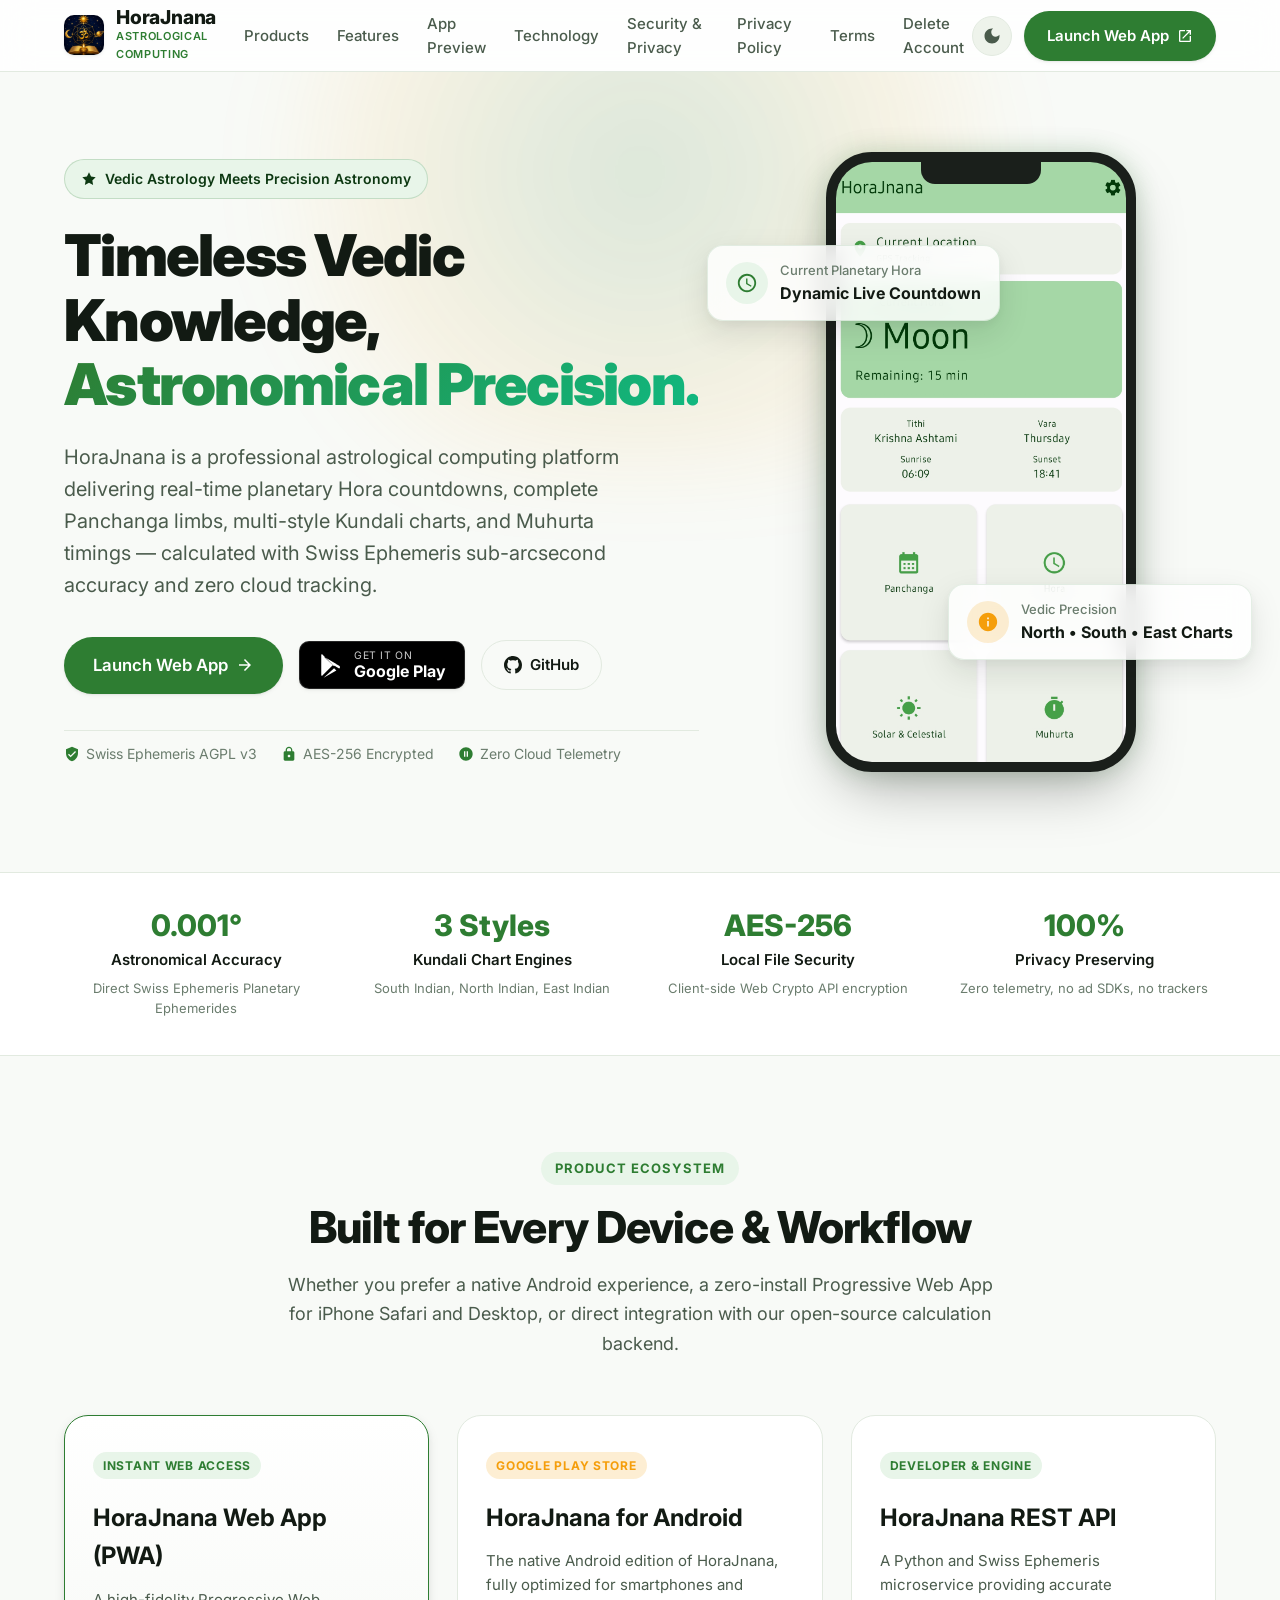
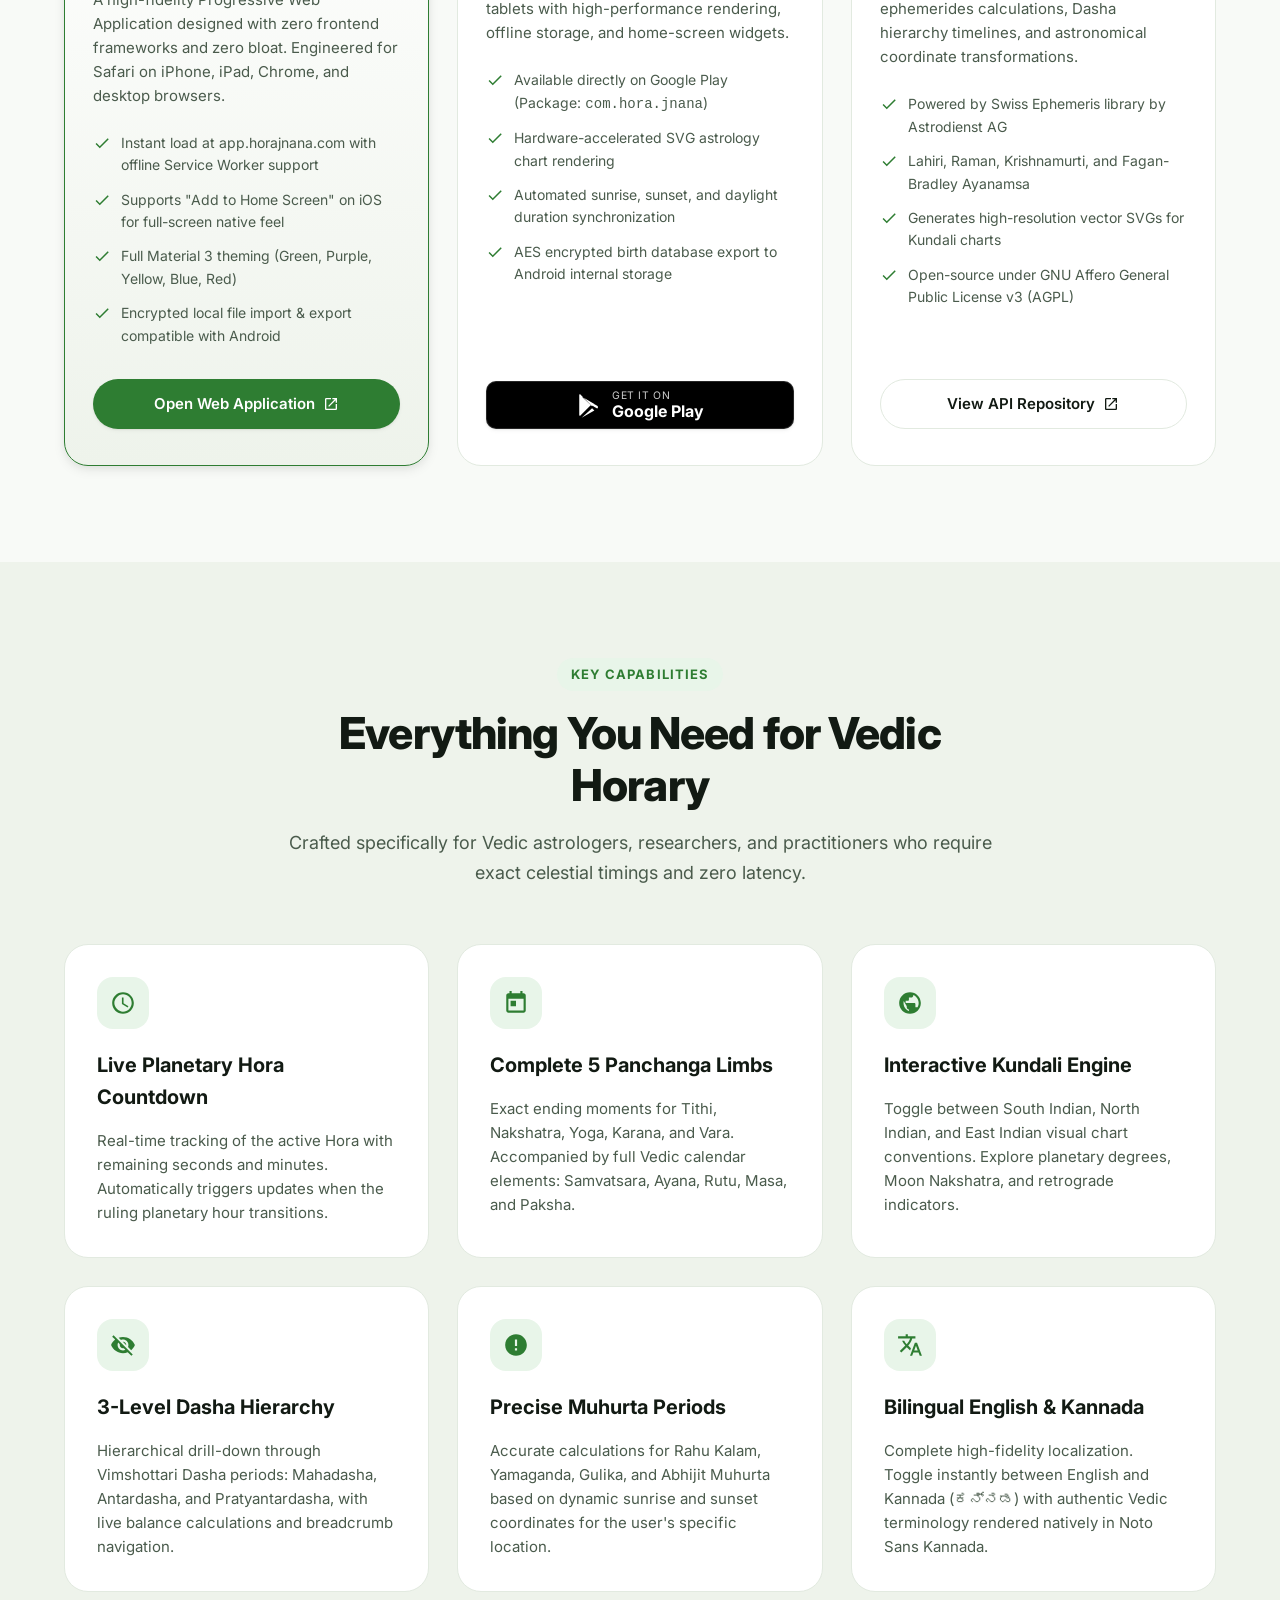
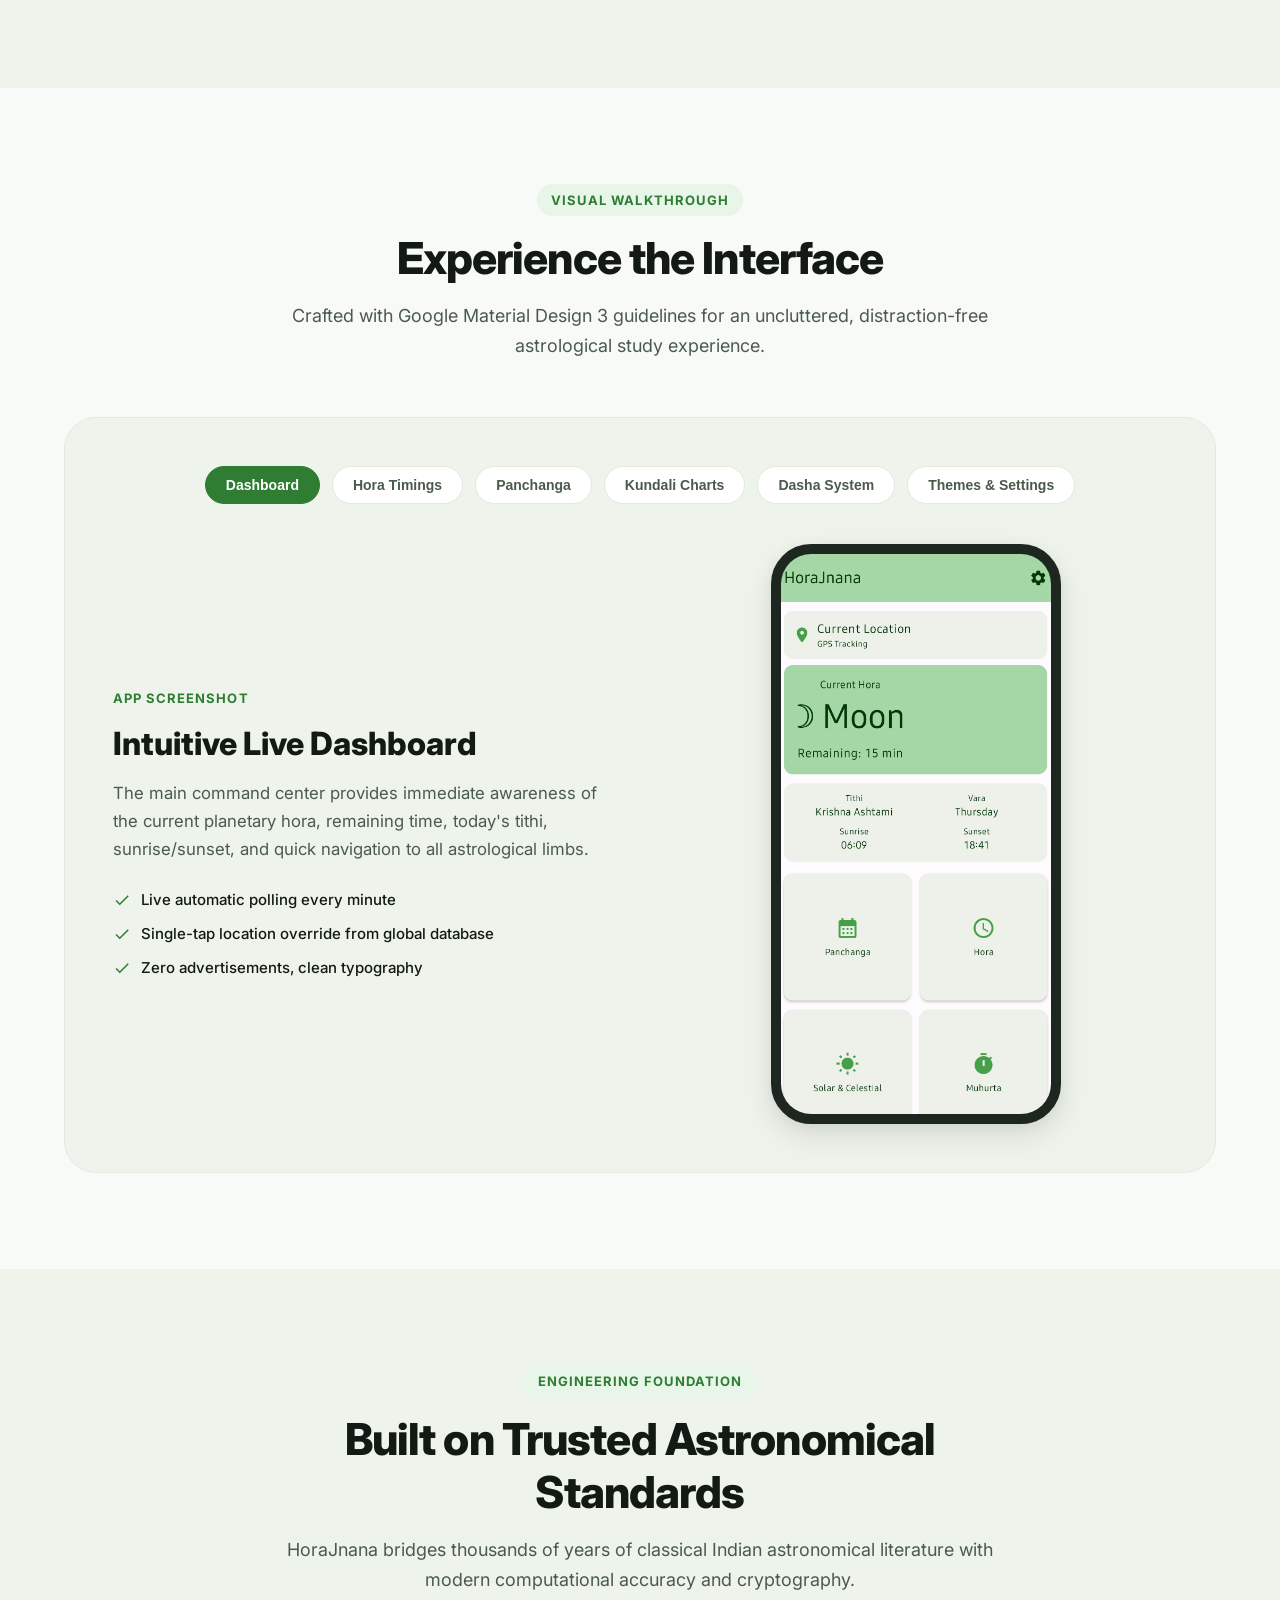
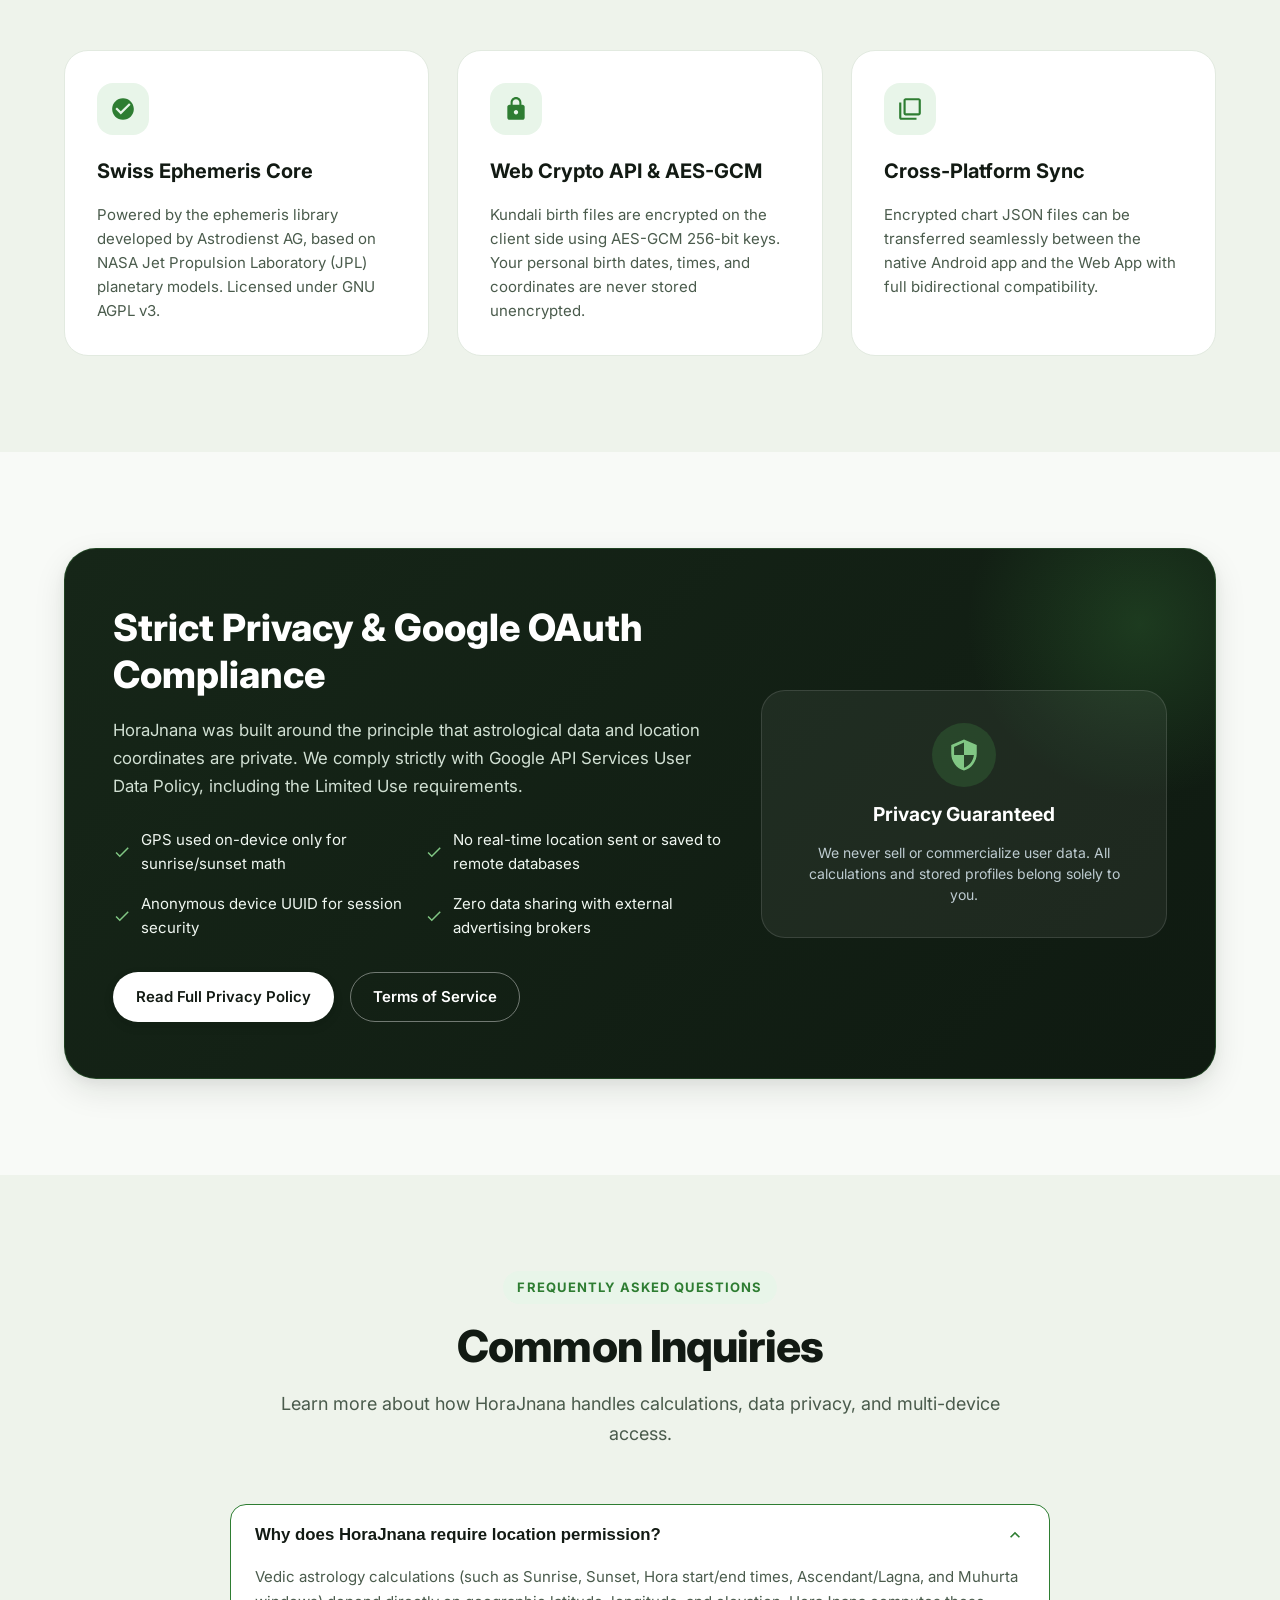
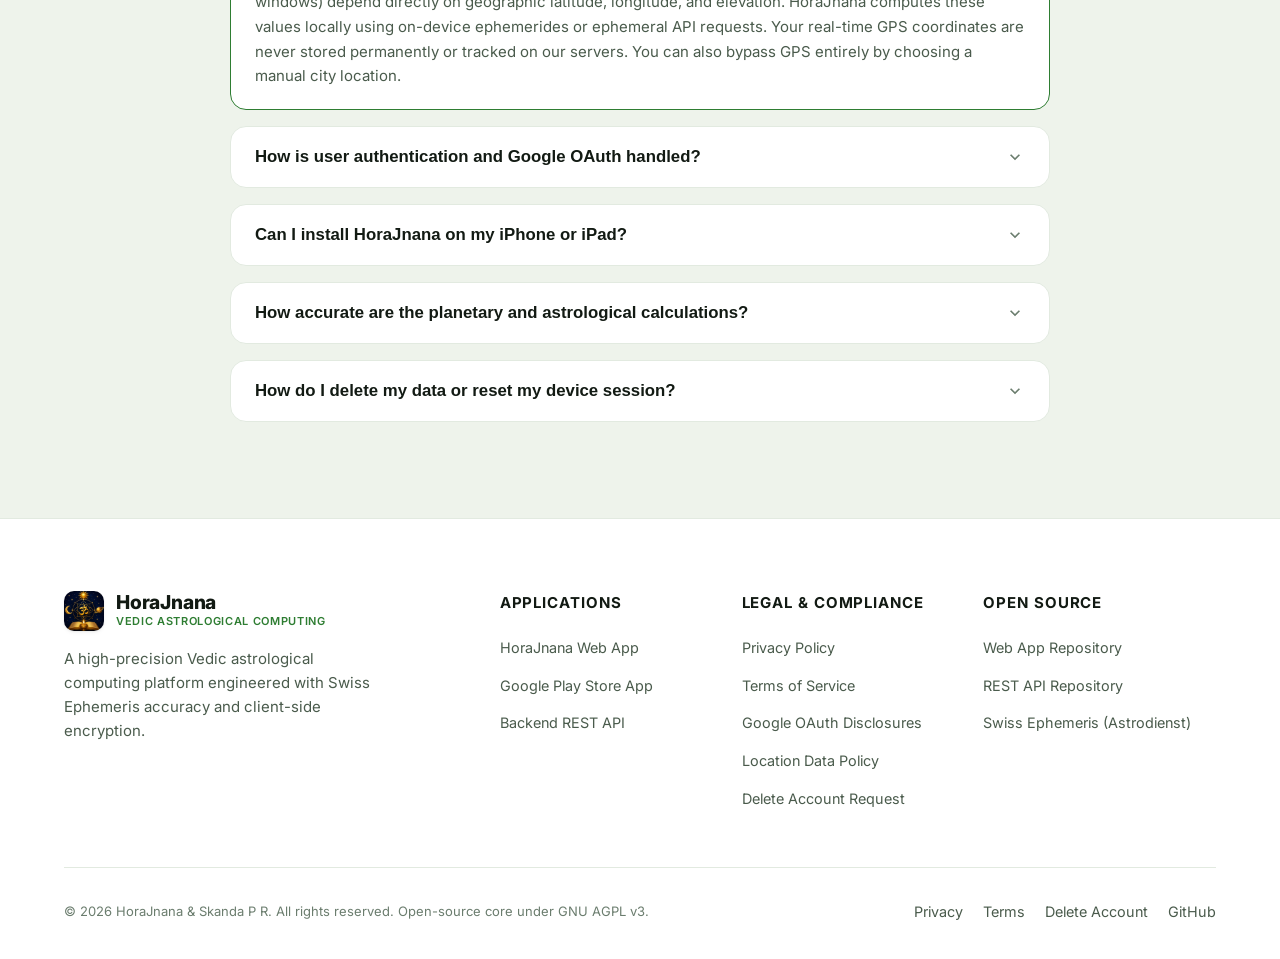
<file: index.html>
<!DOCTYPE html>
<html lang="en" data-theme="light">
<head>
  <meta charset="UTF-8">
  <meta name="viewport" content="width=device-width, initial-scale=1.0">
  <title>HoraJnana | Vedic Astrology Panchanga, Hora &amp; Kundali Companion</title>
  
  <!-- SEO & Meta -->
  <meta name="description" content="HoraJnana is a precision Vedic Astrology platform offering real-time Hora countdowns, complete Panchanga limbs, multi-style Kundali charts, and Muhurta timings powered by Swiss Ephemeris. Available on Web and Android.">
  <meta name="keywords" content="HoraJnana, Vedic Astrology, Panchanga, Hora, Muhurta, Kundali, Swiss Ephemeris, Vedic Horary, Dasha System">
  <meta name="author" content="Skanda P R">
  
  <!-- Open Graph / Social Media -->
  <meta property="og:type" content="website">
  <meta property="og:title" content="HoraJnana | Vedic Astrology &amp; Precision Panchanga Suite">
  <meta property="og:description" content="Sub-arcsecond astrological precision, real-time Hora, multi-style Kundali, and zero privacy tracking. Available on Web and Google Play.">
  <meta property="og:image" content="assets/feature-graphics.png">
  <meta property="og:url" content="https://horajnana.com/">

  <!-- Favicons -->
  <link rel="icon" type="image/png" href="assets/icon.png">
  <link rel="apple-touch-icon" href="apple-touch-icon.png">

  <!-- Google Fonts -->
  <link rel="preconnect" href="https://fonts.googleapis.com">
  <link rel="preconnect" href="https://fonts.gstatic.com" crossorigin>
  <link href="https://fonts.googleapis.com/css2?family=Inter:wght@400;500;600;700;800;900&amp;family=Noto+Sans+Kannada:wght@400;600;700&amp;display=swap" rel="stylesheet">

  <!-- Stylesheets -->
  <link rel="stylesheet" href="css/theme.css">
  <link rel="stylesheet" href="css/style.css">
</head>
<body>

  <!-- =========================================================================
       Site Header / Navigation
       ========================================================================= -->
  <header class="site-header">
    <div class="container nav-container">
      <a href="#" class="brand-link" aria-label="HoraJnana Home">
        <img src="assets/icon.png" alt="HoraJnana Logo" class="brand-logo">
        <div class="brand-text">
          <span class="brand-title">HoraJnana</span>
          <span class="brand-subtitle">Astrological Computing</span>
        </div>
      </a>

      <nav class="nav-menu" aria-label="Main Navigation">
        <a href="#products" class="nav-link">Products</a>
        <a href="#features" class="nav-link">Features</a>
        <a href="#showcase" class="nav-link">App Preview</a>
        <a href="#technology" class="nav-link">Technology</a>
        <a href="#security" class="nav-link">Security &amp; Privacy</a>
        <a href="privacy.html" class="nav-link">Privacy Policy</a>
        <a href="terms.html" class="nav-link">Terms</a>
        <a href="delete-account.html" class="nav-link">Delete Account</a>
      </nav>

      <div class="nav-actions">
        <!-- Theme Toggle -->
        <button id="theme-toggle-btn" class="theme-toggle-btn" aria-label="Toggle Dark/Light Mode" title="Toggle Theme">
          <svg id="theme-icon-sun" viewBox="0 0 24 24" style="display: none;">
            <path d="M12 7c-2.76 0-5 2.24-5 5s2.24 5 5 5 5-2.24 5-5-2.24-5-5-5zM2 13h2c.55 0 1-.45 1-1s-.45-1-1-1H2c-.55 0-1 .45-1 1s.45 1 1 1zm18 0h2c.55 0 1-.45 1-1s-.45-1-1-1h-2c-.55 0-1 .45-1 1s.45 1 1 1zM11 2v2c0 .55.45 1 1 1s1-.45 1-1V2c0-.55-.45-1-1-1s-1 .45-1 1zm0 18v2c0 .55.45 1 1 1s1-.45 1-1v-2c0-.55-.45-1-1-1s-1 .45-1 1zM5.99 4.58c-.39-.39-1.03-.39-1.41 0s-.39 1.03 0 1.41l1.06 1.06c.39.39 1.03.39 1.41 0s.39-1.03 0-1.41L5.99 4.58zm12.37 12.37c-.39-.39-1.03-.39-1.41 0s-.39 1.03 0 1.41l1.06 1.06c.39.39 1.03.39 1.41 0s.39-1.03 0-1.41l-1.06-1.06zm1.06-10.96c.39-.39.39-1.03 0-1.41s-1.03-.39-1.41 0l-1.06 1.06c-.39.39-.39 1.03 0 1.41s1.03.39 1.41 0l1.06-1.06zM7.05 18.36c.39-.39.39-1.03 0-1.41s-1.03-.39-1.41 0l-1.06 1.06c-.39.39-.39 1.03 0 1.41s1.03.39 1.41 0l1.06-1.06z"/>
          </svg>
          <svg id="theme-icon-moon" viewBox="0 0 24 24">
            <path d="M12 3c-4.97 0-9 4.03-9 9s4.03 9 9 9 9-4.03 9-9c0-.46-.04-.92-.1-1.36-.98 1.37-2.58 2.26-4.4 2.26-2.98 0-5.4-2.42-5.4-5.4 0-1.81.89-3.42 2.26-4.4-.44-.06-.9-.1-1.36-.1z"/>
          </svg>
        </button>

        <!-- Web App Launch CTA -->
        <a href="https://app.horajnana.com/" target="_blank" rel="noopener noreferrer" class="btn btn-primary">
          <span>Launch Web App</span>
          <svg viewBox="0 0 24 24" style="width: 16px; height: 16px; fill: currentColor;">
            <path d="M19 19H5V5h7V3H5c-1.11 0-2 .9-2 2v14c0 1.1.89 2 2 2h14c1.1 0 2-.9 2-2v-7h-2v7zM14 3v2h3.59l-9.83 9.83 1.41 1.41L19 6.41V10h2V3h-7z"/>
          </svg>
        </a>

        <!-- Mobile Menu Trigger -->
        <button id="mobile-menu-btn" class="mobile-menu-btn" aria-label="Open Navigation Menu">
          <svg viewBox="0 0 24 24"><path d="M3 18h18v-2H3v2zm0-5h18v-2H3v2zm0-7v2h18V6H3z"/></svg>
        </button>
      </div>
    </div>
  </header>

  <!-- Mobile Drawer -->
  <div id="mobile-nav-overlay" class="mobile-nav-overlay">
    <div class="mobile-nav-drawer">
      <div class="mobile-nav-header">
        <div class="brand-link">
          <img src="assets/icon.png" alt="HoraJnana Logo" style="width: 32px; height: 32px; border-radius: 8px;">
          <span class="brand-title">HoraJnana</span>
        </div>
        <button id="mobile-drawer-close" class="mobile-menu-btn" aria-label="Close menu">
          <svg viewBox="0 0 24 24"><path d="M19 6.41L17.59 5 12 10.59 6.41 5 5 6.41 10.59 12 5 17.59 6.41 19 12 13.41 17.59 19 19 17.59 13.41 12z"/></svg>
        </button>
      </div>
      <ul class="mobile-nav-links">
        <li><a href="#products" class="mobile-nav-link">Products &amp; Apps</a></li>
        <li><a href="#features" class="mobile-nav-link">Features</a></li>
        <li><a href="#showcase" class="mobile-nav-link">App Preview</a></li>
        <li><a href="#technology" class="mobile-nav-link">Technology &amp; Precision</a></li>
        <li><a href="#security" class="mobile-nav-link">Security &amp; Privacy</a></li>
        <li><a href="privacy.html" class="mobile-nav-link">Privacy Policy</a></li>
        <li><a href="terms.html" class="mobile-nav-link">Terms of Service</a></li>
        <li><a href="delete-account.html" class="mobile-nav-link">Delete Account</a></li>
      </ul>
      <div style="margin-top: auto; display: flex; flex-direction: column; gap: 10px;">
        <a href="https://app.horajnana.com/" target="_blank" rel="noopener noreferrer" class="btn btn-primary btn-full">
          Launch Web App
        </a>
        <a href="https://play.google.com/store/apps/details?id=com.hora.jnana" target="_blank" rel="noopener noreferrer" class="btn btn-play-store" style="justify-content: center;">
          <svg viewBox="0 0 24 24">
            <path d="M3.609 1.814L13.792 12 3.61 22.186a2.38 2.38 0 0 1-.61-.986V2.8a2.378 2.378 0 0 1 .609-.986zm11.242 11.245l2.096-2.096-11.75-6.784 9.654 8.88zm0 1.882l-9.654 8.88 11.75-6.784-2.096-2.096zm1.464-1.465l3.224 1.86a1.5 1.5 0 0 0 0-2.598l-3.224-1.86-1.059 1.299 1.059 1.299z"/>
          </svg>
          <div class="btn-play-store-text">
            <span class="btn-play-store-sub">GET IT ON</span>
            <span class="btn-play-store-main">Google Play</span>
          </div>
        </a>
      </div>
    </div>
  </div>

  <!-- =========================================================================
       Hero Section
       ========================================================================= -->
  <section class="hero-section">
    <div class="hero-bg-glow"></div>
    <div class="container hero-grid">
      <div class="hero-content">
        <div class="hero-badge">
          <svg viewBox="0 0 24 24" style="width: 16px; height: 16px; fill: currentColor;">
            <path d="M12 2L15.09 8.26L22 9.27L17 14.14L18.18 21.02L12 17.77L5.82 21.02L7 14.14L2 9.27L8.91 8.26L12 2Z"/>
          </svg>
          <span>Vedic Astrology Meets Precision Astronomy</span>
        </div>

        <h1 class="hero-title">
          Timeless Vedic Knowledge, <br><span class="text-gradient">Astronomical Precision.</span>
        </h1>

        <p class="hero-subtitle">
          HoraJnana is a professional astrological computing platform delivering real-time planetary Hora countdowns, complete Panchanga limbs, multi-style Kundali charts, and Muhurta timings — calculated with Swiss Ephemeris sub-arcsecond accuracy and zero cloud tracking.
        </p>

        <div class="hero-cta-group">
          <!-- Launch Web App CTA -->
          <a href="https://app.horajnana.com/" target="_blank" rel="noopener noreferrer" class="btn btn-primary" style="padding: 14px 28px; font-size: 1.05rem;">
            <span>Launch Web App</span>
            <svg viewBox="0 0 24 24" style="width: 18px; height: 18px; fill: currentColor;">
              <path d="M12 4l-1.41 1.41L16.17 11H4v2h12.17l-5.58 5.59L12 20l8-8z"/>
            </svg>
          </a>

          <!-- Google Play Store Button -->
          <a href="https://play.google.com/store/apps/details?id=com.hora.jnana" target="_blank" rel="noopener noreferrer" class="btn-play-store" title="Get HoraJnana on Google Play">
            <svg viewBox="0 0 24 24">
              <path d="M3.609 1.814L13.792 12 3.61 22.186a2.38 2.38 0 0 1-.61-.986V2.8a2.378 2.378 0 0 1 .609-.986zm11.242 11.245l2.096-2.096-11.75-6.784 9.654 8.88zm0 1.882l-9.654 8.88 11.75-6.784-2.096-2.096zm1.464-1.465l3.224 1.86a1.5 1.5 0 0 0 0-2.598l-3.224-1.86-1.059 1.299 1.059 1.299z"/>
            </svg>
            <div class="btn-play-store-text">
              <span class="btn-play-store-sub">GET IT ON</span>
              <span class="btn-play-store-main">Google Play</span>
            </div>
          </a>

          <!-- Open Source GitHub -->
          <a href="https://github.com/Skanda-P-R/HoraJnana-Web-App" target="_blank" rel="noopener noreferrer" class="btn btn-outlined" title="View Source on GitHub">
            <svg viewBox="0 0 24 24" style="width: 18px; height: 18px; fill: currentColor;">
              <path d="M12 0C5.37 0 0 5.37 0 12c0 5.31 3.435 9.795 8.205 11.385.6.105.825-.255.825-.57 0-.285-.015-1.23-.015-2.235-3.015.555-3.795-.735-4.035-1.41-.135-.345-.72-1.41-1.23-1.695-.42-.225-1.02-.78-.015-.795.945-.015 1.62.87 1.845 1.23 1.08 1.815 2.805 1.305 3.495.99.105-.78.42-1.305.765-1.605-2.67-.3-5.46-1.335-5.46-5.925 0-1.305.465-2.385 1.23-3.225-.12-.3-.54-1.53.12-3.18 0 0 1.005-.315 3.3 1.23.96-.27 1.98-.405 3-.405s2.04.135 3 .405c2.295-1.56 3.3-1.23 3.3-1.23.66 1.65.24 2.88.12 3.18.765.84 1.23 1.905 1.23 3.225 0 4.605-2.805 5.625-5.475 5.925.435.375.81 1.095.81 2.22 0 1.605-.015 2.895-.015 3.3 0 .315.225.69.825.57A12.02 12.02 0 0024 12c0-6.63-5.37-12-12-12z"/>
            </svg>
            <span>GitHub</span>
          </a>
        </div>

        <div class="hero-trust-row">
          <div class="hero-trust-item">
            <svg viewBox="0 0 24 24"><path d="M12 1L3 5v6c0 5.55 3.84 10.74 9 12 5.16-1.26 9-6.45 9-12V5l-9-4zm-2 16l-4-4 1.41-1.41L10 14.17l6.59-6.59L18 9l-8 8z"/></svg>
            <span>Swiss Ephemeris AGPL v3</span>
          </div>
          <div class="hero-trust-item">
            <svg viewBox="0 0 24 24"><path d="M18 8h-1V6c0-2.76-2.24-5-5-5S7 3.24 7 6v2H6c-1.1 0-2 .9-2 2v10c0 1.1.9 2 2 2h12c1.1 0 2-.9 2-2V10c0-1.1-.9-2-2-2zm-6 9c-1.1 0-2-.9-2-2s.9-2 2-2 2 .9 2 2-.9 2-2 2zm3.1-9H8.9V6c0-1.71 1.39-3.1 3.1-3.1 1.71 0 3.1 1.39 3.1 3.1v2z"/></svg>
            <span>AES-256 Encrypted</span>
          </div>
          <div class="hero-trust-item">
            <svg viewBox="0 0 24 24"><path d="M12 2C6.48 2 2 6.48 2 12s4.48 10 10 10 10-4.48 10-10S17.52 2 12 2zm-1 14H9V8h2v8zm4 0h-2V8h2v8z"/></svg>
            <span>Zero Cloud Telemetry</span>
          </div>
        </div>
      </div>

      <!-- Hero Visual / Phone Mockup -->
      <div class="hero-visual">
        <!-- Floating Widget 1 -->
        <div class="floating-stat-card card-left">
          <div class="stat-icon-circle green">
            <svg viewBox="0 0 24 24"><path d="M11.99 2C6.47 2 2 6.48 2 12s4.47 10 9.99 10C17.52 22 22 17.52 22 12S17.52 2 11.99 2zM12 20c-4.42 0-8-4.42-8-8s3.58-8 8-8 8 3.58 8 8-3.58 8-8 8zm.5-13H11v6l5.25 3.15.75-1.23-4.5-2.67z"/></svg>
          </div>
          <div>
            <div class="stat-info-title">Current Planetary Hora</div>
            <div class="stat-info-val">Dynamic Live Countdown</div>
          </div>
        </div>

        <!-- Phone Mockup -->
        <div class="phone-mockup-wrap">
          <div class="phone-notch"></div>
          <img src="assets/screenshots/shot-home.jpg" alt="HoraJnana App Home Screen" class="phone-screen-img">
        </div>

        <!-- Floating Widget 2 -->
        <div class="floating-stat-card card-right">
          <div class="stat-icon-circle gold">
            <svg viewBox="0 0 24 24"><path d="M12 2C6.48 2 2 6.48 2 12s4.48 10 10 10 10-4.48 10-10S17.52 2 12 2zm1 15h-2v-6h2v6zm0-8h-2V7h2v2z"/></svg>
          </div>
          <div>
            <div class="stat-info-title">Vedic Precision</div>
            <div class="stat-info-val">North • South • East Charts</div>
          </div>
        </div>
      </div>
    </div>
  </section>

  <!-- =========================================================================
       Trust & Metrics Strip
       ========================================================================= -->
  <section class="trust-bar">
    <div class="container trust-grid">
      <div class="trust-card">
        <span class="trust-number">0.001°</span>
        <span class="trust-label">Astronomical Accuracy</span>
        <span class="trust-sub">Direct Swiss Ephemeris Planetary Ephemerides</span>
      </div>
      <div class="trust-card">
        <span class="trust-number">3 Styles</span>
        <span class="trust-label">Kundali Chart Engines</span>
        <span class="trust-sub">South Indian, North Indian, East Indian</span>
      </div>
      <div class="trust-card">
        <span class="trust-number">AES-256</span>
        <span class="trust-label">Local File Security</span>
        <span class="trust-sub">Client-side Web Crypto API encryption</span>
      </div>
      <div class="trust-card">
        <span class="trust-number">100%</span>
        <span class="trust-label">Privacy Preserving</span>
        <span class="trust-sub">Zero telemetry, no ad SDKs, no trackers</span>
      </div>
    </div>
  </section>

  <!-- =========================================================================
       Products & Platforms
       ========================================================================= -->
  <section id="products" class="section">
    <div class="container">
      <div class="section-title-wrap">
        <span class="section-tag">Product Ecosystem</span>
        <h2 class="section-title">Built for Every Device &amp; Workflow</h2>
        <p class="section-desc">
          Whether you prefer a native Android experience, a zero-install Progressive Web App for iPhone Safari and Desktop, or direct integration with our open-source calculation backend.
        </p>
      </div>

      <div class="product-grid">
        <!-- Card 1: Web App PWA -->
        <div class="product-card featured">
          <span class="product-badge-pill green">Instant Web Access</span>
          <h3 class="product-card-title">HoraJnana Web App (PWA)</h3>
          <p class="product-card-desc">
            A high-fidelity Progressive Web Application designed with zero frontend frameworks and zero bloat. Engineered for Safari on iPhone, iPad, Chrome, and desktop browsers.
          </p>
          <ul class="product-features-list">
            <li class="product-feature-item">
              <svg viewBox="0 0 24 24"><path d="M9 16.17L4.83 12l-1.42 1.41L9 19 21 7l-1.41-1.41z"/></svg>
              <span>Instant load at app.horajnana.com with offline Service Worker support</span>
            </li>
            <li class="product-feature-item">
              <svg viewBox="0 0 24 24"><path d="M9 16.17L4.83 12l-1.42 1.41L9 19 21 7l-1.41-1.41z"/></svg>
              <span>Supports "Add to Home Screen" on iOS for full-screen native feel</span>
            </li>
            <li class="product-feature-item">
              <svg viewBox="0 0 24 24"><path d="M9 16.17L4.83 12l-1.42 1.41L9 19 21 7l-1.41-1.41z"/></svg>
              <span>Full Material 3 theming (Green, Purple, Yellow, Blue, Red)</span>
            </li>
            <li class="product-feature-item">
              <svg viewBox="0 0 24 24"><path d="M9 16.17L4.83 12l-1.42 1.41L9 19 21 7l-1.41-1.41z"/></svg>
              <span>Encrypted local file import &amp; export compatible with Android</span>
            </li>
          </ul>
          <div class="product-card-actions">
            <a href="https://app.horajnana.com/" target="_blank" rel="noopener noreferrer" class="btn btn-primary btn-full">
              <span>Open Web Application</span>
              <svg viewBox="0 0 24 24" style="width: 16px; height: 16px; fill: currentColor;"><path d="M19 19H5V5h7V3H5c-1.11 0-2 .9-2 2v14c0 1.1.89 2 2 2h14c1.1 0 2-.9 2-2v-7h-2v7zM14 3v2h3.59l-9.83 9.83 1.41 1.41L19 6.41V10h2V3h-7z"/></svg>
            </a>
          </div>
        </div>

        <!-- Card 2: Android App -->
        <div class="product-card">
          <span class="product-badge-pill gold">Google Play Store</span>
          <h3 class="product-card-title">HoraJnana for Android</h3>
          <p class="product-card-desc">
            The native Android edition of HoraJnana, fully optimized for smartphones and tablets with high-performance rendering, offline storage, and home-screen widgets.
          </p>
          <ul class="product-features-list">
            <li class="product-feature-item">
              <svg viewBox="0 0 24 24"><path d="M9 16.17L4.83 12l-1.42 1.41L9 19 21 7l-1.41-1.41z"/></svg>
              <span>Available directly on Google Play (Package: <code>com.hora.jnana</code>)</span>
            </li>
            <li class="product-feature-item">
              <svg viewBox="0 0 24 24"><path d="M9 16.17L4.83 12l-1.42 1.41L9 19 21 7l-1.41-1.41z"/></svg>
              <span>Hardware-accelerated SVG astrology chart rendering</span>
            </li>
            <li class="product-feature-item">
              <svg viewBox="0 0 24 24"><path d="M9 16.17L4.83 12l-1.42 1.41L9 19 21 7l-1.41-1.41z"/></svg>
              <span>Automated sunrise, sunset, and daylight duration synchronization</span>
            </li>
            <li class="product-feature-item">
              <svg viewBox="0 0 24 24"><path d="M9 16.17L4.83 12l-1.42 1.41L9 19 21 7l-1.41-1.41z"/></svg>
              <span>AES encrypted birth database export to Android internal storage</span>
            </li>
          </ul>
          <div class="product-card-actions">
            <a href="https://play.google.com/store/apps/details?id=com.hora.jnana" target="_blank" rel="noopener noreferrer" class="btn-play-store" style="justify-content: center;">
              <svg viewBox="0 0 24 24">
                <path d="M3.609 1.814L13.792 12 3.61 22.186a2.38 2.38 0 0 1-.61-.986V2.8a2.378 2.378 0 0 1 .609-.986zm11.242 11.245l2.096-2.096-11.75-6.784 9.654 8.88zm0 1.882l-9.654 8.88 11.75-6.784-2.096-2.096zm1.464-1.465l3.224 1.86a1.5 1.5 0 0 0 0-2.598l-3.224-1.86-1.059 1.299 1.059 1.299z"/>
              </svg>
              <div class="btn-play-store-text">
                <span class="btn-play-store-sub">GET IT ON</span>
                <span class="btn-play-store-main">Google Play</span>
              </div>
            </a>
          </div>
        </div>

        <!-- Card 3: Backend REST API -->
        <div class="product-card">
          <span class="product-badge-pill green">Developer &amp; Engine</span>
          <h3 class="product-card-title">HoraJnana REST API</h3>
          <p class="product-card-desc">
            A Python and Swiss Ephemeris microservice providing accurate ephemerides calculations, Dasha hierarchy timelines, and astronomical coordinate transformations.
          </p>
          <ul class="product-features-list">
            <li class="product-feature-item">
              <svg viewBox="0 0 24 24"><path d="M9 16.17L4.83 12l-1.42 1.41L9 19 21 7l-1.41-1.41z"/></svg>
              <span>Powered by Swiss Ephemeris library by Astrodienst AG</span>
            </li>
            <li class="product-feature-item">
              <svg viewBox="0 0 24 24"><path d="M9 16.17L4.83 12l-1.42 1.41L9 19 21 7l-1.41-1.41z"/></svg>
              <span>Lahiri, Raman, Krishnamurti, and Fagan-Bradley Ayanamsa</span>
            </li>
            <li class="product-feature-item">
              <svg viewBox="0 0 24 24"><path d="M9 16.17L4.83 12l-1.42 1.41L9 19 21 7l-1.41-1.41z"/></svg>
              <span>Generates high-resolution vector SVGs for Kundali charts</span>
            </li>
            <li class="product-feature-item">
              <svg viewBox="0 0 24 24"><path d="M9 16.17L4.83 12l-1.42 1.41L9 19 21 7l-1.41-1.41z"/></svg>
              <span>Open-source under GNU Affero General Public License v3 (AGPL)</span>
            </li>
          </ul>
          <div class="product-card-actions">
            <a href="https://github.com/Skanda-P-R/HoraJnana-REST-API" target="_blank" rel="noopener noreferrer" class="btn btn-outlined btn-full">
              <span>View API Repository</span>
              <svg viewBox="0 0 24 24" style="width: 16px; height: 16px; fill: currentColor;"><path d="M19 19H5V5h7V3H5c-1.11 0-2 .9-2 2v14c0 1.1.89 2 2 2h14c1.1 0 2-.9 2-2v-7h-2v7zM14 3v2h3.59l-9.83 9.83 1.41 1.41L19 6.41V10h2V3h-7z"/></svg>
            </a>
          </div>
        </div>
      </div>
    </div>
  </section>

  <!-- =========================================================================
       Core Features Section
       ========================================================================= -->
  <section id="features" class="section" style="background-color: var(--bg-surface-variant);">
    <div class="container">
      <div class="section-title-wrap">
        <span class="section-tag">Key Capabilities</span>
        <h2 class="section-title">Everything You Need for Vedic Horary</h2>
        <p class="section-desc">
          Crafted specifically for Vedic astrologers, researchers, and practitioners who require exact celestial timings and zero latency.
        </p>
      </div>

      <div class="features-grid">
        <!-- Feature 1 -->
        <div class="feature-card">
          <div class="feature-icon-box">
            <svg viewBox="0 0 24 24"><path d="M11.99 2C6.47 2 2 6.48 2 12s4.47 10 9.99 10C17.52 22 22 17.52 22 12S17.52 2 11.99 2zM12 20c-4.42 0-8-4.42-8-8s3.58-8 8-8 8 3.58 8 8-3.58 8-8 8zm.5-13H11v6l5.25 3.15.75-1.23-4.5-2.67z"/></svg>
          </div>
          <h3 class="feature-card-title">Live Planetary Hora Countdown</h3>
          <p class="feature-card-desc">
            Real-time tracking of the active Hora with remaining seconds and minutes. Automatically triggers updates when the ruling planetary hour transitions.
          </p>
        </div>

        <!-- Feature 2 -->
        <div class="feature-card">
          <div class="feature-icon-box">
            <svg viewBox="0 0 24 24"><path d="M19 3h-1V1h-2v2H8V1H6v2H5c-1.11 0-1.99.9-1.99 2L3 19c0 1.1.89 2 2 2h14c1.1 0 2-.9 2-2V5c0-1.1-.9-2-2-2zm0 16H5V8h14v11zM7 10h5v5H7z"/></svg>
          </div>
          <h3 class="feature-card-title">Complete 5 Panchanga Limbs</h3>
          <p class="feature-card-desc">
            Exact ending moments for Tithi, Nakshatra, Yoga, Karana, and Vara. Accompanied by full Vedic calendar elements: Samvatsara, Ayana, Rutu, Masa, and Paksha.
          </p>
        </div>

        <!-- Feature 3 -->
        <div class="feature-card">
          <div class="feature-icon-box">
            <svg viewBox="0 0 24 24"><path d="M12 2C6.48 2 2 6.48 2 12s4.48 10 10 10 10-4.48 10-10S17.52 2 12 2zm1 17.93c-3.95-.49-7-3.85-7-7.93 0-.62.08-1.21.21-1.79L9 15v1c0 1.1.9 2 2 2v1.93zm6.9-2.54c-.26-.81-1-1.39-1.9-1.39h-1v-3c0-.55-.45-1-1-1H8v-2h2c.55 0 1-.45 1-1V7h2c1.1 0 2-.9 2-2v-.41c2.93 1.19 5 4.06 5 7.41 0 2.08-.8 3.97-2.1 5.39z"/></svg>
          </div>
          <h3 class="feature-card-title">Interactive Kundali Engine</h3>
          <p class="feature-card-desc">
            Toggle between South Indian, North Indian, and East Indian visual chart conventions. Explore planetary degrees, Moon Nakshatra, and retrograde indicators.
          </p>
        </div>

        <!-- Feature 4 -->
        <div class="feature-card">
          <div class="feature-icon-box">
            <svg viewBox="0 0 24 24"><path d="M12 7c2.76 0 5 2.24 5 5 0 .65-.13 1.26-.36 1.83l2.92 2.92c1.51-1.26 2.7-2.89 3.43-4.75-1.73-4.39-6-7.5-11-7.5-1.4 0-2.74.25-3.98.7l2.16 2.16C10.74 7.13 11.35 7 12 7zM2 4.27l2.28 2.28.46.46C3.08 8.3 1.78 10.02 1 12c1.73 4.39 6 7.5 11 7.5 1.55 0 3.03-.3 4.38-.84l.42.42L19.73 22 21 20.73 3.27 3 2 4.27zM7.53 9.8l1.55 1.55c-.05.21-.08.43-.08.65 0 1.66 1.34 3 3 3 .22 0 .44-.03.65-.08l1.55 1.55c-.67.33-1.41.53-2.2.53-2.76 0-5-2.24-5-5 0-.79.2-1.53.53-2.2zm4.31-.78l3.15 3.15.02-.16c0-1.66-1.34-3-3-3l-.17.01z"/></svg>
          </div>
          <h3 class="feature-card-title">3-Level Dasha Hierarchy</h3>
          <p class="feature-card-desc">
            Hierarchical drill-down through Vimshottari Dasha periods: Mahadasha, Antardasha, and Pratyantardasha, with live balance calculations and breadcrumb navigation.
          </p>
        </div>

        <!-- Feature 5 -->
        <div class="feature-card">
          <div class="feature-icon-box">
            <svg viewBox="0 0 24 24"><path d="M12 2C6.48 2 2 6.48 2 12s4.48 10 10 10 10-4.48 10-10S17.52 2 12 2zm1 15h-2v-2h2v2zm0-4h-2V7h2v6z"/></svg>
          </div>
          <h3 class="feature-card-title">Precise Muhurta Periods</h3>
          <p class="feature-card-desc">
            Accurate calculations for Rahu Kalam, Yamaganda, Gulika, and Abhijit Muhurta based on dynamic sunrise and sunset coordinates for the user's specific location.
          </p>
        </div>

        <!-- Feature 6 -->
        <div class="feature-card">
          <div class="feature-icon-box">
            <svg viewBox="0 0 24 24"><path d="M12.87 15.07l-2.54-2.51.03-.03c1.74-1.94 2.98-4.17 3.71-6.53H17V4h-7V2H8v2H1v1.99h11.17C11.5 7.92 10.44 9.75 9 11.35 8.07 10.32 7.3 9.19 6.69 8h-2c.73 1.63 1.73 3.17 2.98 4.56l-5.09 5.02L4 19l5-5 3.11 3.11.76-2.04zM18.5 10h-2L12 22h2l1.12-3h4.75L21 22h2l-4.5-12zm-2.62 7l1.62-4.33L19.12 17h-3.24z"/></svg>
          </div>
          <h3 class="feature-card-title">Bilingual English &amp; Kannada</h3>
          <p class="feature-card-desc">
            Complete high-fidelity localization. Toggle instantly between English and Kannada (ಕನ್ನಡ) with authentic Vedic terminology rendered natively in Noto Sans Kannada.
          </p>
        </div>
      </div>
    </div>
  </section>

  <!-- =========================================================================
       Screenshot Gallery Showcase
       ========================================================================= -->
  <section id="showcase" class="section">
    <div class="container">
      <div class="section-title-wrap">
        <span class="section-tag">Visual Walkthrough</span>
        <h2 class="section-title">Experience the Interface</h2>
        <p class="section-desc">
          Crafted with Google Material Design 3 guidelines for an uncluttered, distraction-free astrological study experience.
        </p>
      </div>

      <div class="showcase-wrapper">
        <div class="showcase-tabs">
          <button class="showcase-tab-btn active" data-shot="shot-home.jpg" data-title="Intuitive Live Dashboard" data-desc="The main command center provides immediate awareness of the current planetary hora, remaining time, today's tithi, sunrise/sunset, and quick navigation to all astrological limbs.">Dashboard</button>
          <button class="showcase-tab-btn" data-shot="shot-hora.jpg" data-title="12-Hour Day &amp; Night Hora Schedule" data-desc="View the complete order of 24 horas for both day and night sessions. The active hora is vividly highlighted with exact start and end timestamps.">Hora Timings</button>
          <button class="showcase-tab-btn" data-shot="shot-panchanga.jpg" data-title="Comprehensive Vedic Panchanga" data-desc="Complete breakdown of Tithi, Vara, Nakshatra, Yoga, and Karana with exact progression percentages, Vedic Samvatsara calendar, and lunar month phases.">Panchanga</button>
          <button class="showcase-tab-btn" data-shot="shot-kundali.jpg" data-title="Multi-Style Visual Kundali Charts" data-desc="Seamlessly switch between North Indian, South Indian, and East Indian chart conventions with planetary degrees, house alignments, and retrograde markings.">Kundali Charts</button>
          <button class="showcase-tab-btn" data-shot="shot-dasha.jpg" data-title="3-Level Dasha Breakdown" data-desc="Explore Vimshottari Mahadasha, Antardasha, and Pratyantardasha timelines with hierarchical breadcrumbs and exact planetary dasha balances.">Dasha System</button>
          <button class="showcase-tab-btn" data-shot="shot-settings.jpg" data-title="Material 3 Customization &amp; Settings" data-desc="Customize your visual experience with 5 curated color palettes (Green, Purple, Yellow, Blue, Red), Light/Dark theme modes, and custom Ayanamsa selections.">Themes &amp; Settings</button>
        </div>

        <div class="showcase-slider-container">
          <div class="showcase-info">
            <span class="showcase-tag">App Screenshot</span>
            <h3 id="showcase-headline" class="showcase-headline">Intuitive Live Dashboard</h3>
            <p id="showcase-body" class="showcase-body">
              The main command center provides immediate awareness of the current planetary hora, remaining time, today's tithi, sunrise/sunset, and quick navigation to all astrological limbs.
            </p>
            <ul class="showcase-bullet-list">
              <li class="showcase-bullet-item">
                <svg viewBox="0 0 24 24"><path d="M9 16.17L4.83 12l-1.42 1.41L9 19 21 7l-1.41-1.41z"/></svg>
                <span>Live automatic polling every minute</span>
              </li>
              <li class="showcase-bullet-item">
                <svg viewBox="0 0 24 24"><path d="M9 16.17L4.83 12l-1.42 1.41L9 19 21 7l-1.41-1.41z"/></svg>
                <span>Single-tap location override from global database</span>
              </li>
              <li class="showcase-bullet-item">
                <svg viewBox="0 0 24 24"><path d="M9 16.17L4.83 12l-1.42 1.41L9 19 21 7l-1.41-1.41z"/></svg>
                <span>Zero advertisements, clean typography</span>
              </li>
            </ul>
          </div>

          <div class="showcase-frame">
            <div class="showcase-img-box">
              <img id="showcase-main-img" src="assets/screenshots/shot-home.jpg" alt="HoraJnana Dashboard Screen">
            </div>
          </div>
        </div>
      </div>
    </div>
  </section>

  <!-- =========================================================================
       Technology & Precision Architecture
       ========================================================================= -->
  <section id="technology" class="section" style="background-color: var(--bg-surface-variant);">
    <div class="container">
      <div class="section-title-wrap">
        <span class="section-tag">Engineering Foundation</span>
        <h2 class="section-title">Built on Trusted Astronomical Standards</h2>
        <p class="section-desc">
          HoraJnana bridges thousands of years of classical Indian astronomical literature with modern computational accuracy and cryptography.
        </p>
      </div>

      <div class="features-grid">
        <div class="feature-card">
          <div class="feature-icon-box">
            <svg viewBox="0 0 24 24"><path d="M12 2C6.48 2 2 6.48 2 12s4.48 10 10 10 10-4.48 10-10S17.52 2 12 2zm-2 15l-5-5 1.41-1.41L10 14.17l7.59-7.59L19 8l-9 9z"/></svg>
          </div>
          <h3 class="feature-card-title">Swiss Ephemeris Core</h3>
          <p class="feature-card-desc">
            Powered by the ephemeris library developed by Astrodienst AG, based on NASA Jet Propulsion Laboratory (JPL) planetary models. Licensed under GNU AGPL v3.
          </p>
        </div>

        <div class="feature-card">
          <div class="feature-icon-box">
            <svg viewBox="0 0 24 24"><path d="M18 8h-1V6c0-2.76-2.24-5-5-5S7 3.24 7 6v2H6c-1.1 0-2 .9-2 2v10c0 1.1.9 2 2 2h12c1.1 0 2-.9 2-2V10c0-1.1-.9-2-2-2zm-6 9c-1.1 0-2-.9-2-2s.9-2 2-2 2 .9 2 2-.9 2-2 2zm3.1-9H8.9V6c0-1.71 1.39-3.1 3.1-3.1 1.71 0 3.1 1.39 3.1 3.1v2z"/></svg>
          </div>
          <h3 class="feature-card-title">Web Crypto API &amp; AES-GCM</h3>
          <p class="feature-card-desc">
            Kundali birth files are encrypted on the client side using AES-GCM 256-bit keys. Your personal birth dates, times, and coordinates are never stored unencrypted.
          </p>
        </div>

        <div class="feature-card">
          <div class="feature-icon-box">
            <svg viewBox="0 0 24 24"><path d="M4 6H2v14c0 1.1.9 2 2 2h14v-2H4V6zm16-4H8c-1.1 0-2 .9-2 2v12c0 1.1.9 2 2 2h12c1.1 0 2-.9 2-2V4c0-1.1-.9-2-2-2zm0 14H8V4h12v12z"/></svg>
          </div>
          <h3 class="feature-card-title">Cross-Platform Sync</h3>
          <p class="feature-card-desc">
            Encrypted chart JSON files can be transferred seamlessly between the native Android app and the Web App with full bidirectional compatibility.
          </p>
        </div>
      </div>
    </div>
  </section>

  <!-- =========================================================================
       Security & Google OAuth Transparency Banner
       ========================================================================= -->
  <section id="security" class="section">
    <div class="container">
      <div class="security-card">
        <div class="security-grid">
          <div>
            <h2 class="security-title">Strict Privacy &amp; Google OAuth Compliance</h2>
            <p class="security-desc">
              HoraJnana was built around the principle that astrological data and location coordinates are private. We comply strictly with Google API Services User Data Policy, including the Limited Use requirements.
            </p>
            <ul class="security-bullets">
              <li class="security-bullet">
                <svg viewBox="0 0 24 24"><path d="M9 16.17L4.83 12l-1.42 1.41L9 19 21 7l-1.41-1.41z"/></svg>
                <span>GPS used on-device only for sunrise/sunset math</span>
              </li>
              <li class="security-bullet">
                <svg viewBox="0 0 24 24"><path d="M9 16.17L4.83 12l-1.42 1.41L9 19 21 7l-1.41-1.41z"/></svg>
                <span>No real-time location sent or saved to remote databases</span>
              </li>
              <li class="security-bullet">
                <svg viewBox="0 0 24 24"><path d="M9 16.17L4.83 12l-1.42 1.41L9 19 21 7l-1.41-1.41z"/></svg>
                <span>Anonymous device UUID for session security</span>
              </li>
              <li class="security-bullet">
                <svg viewBox="0 0 24 24"><path d="M9 16.17L4.83 12l-1.42 1.41L9 19 21 7l-1.41-1.41z"/></svg>
                <span>Zero data sharing with external advertising brokers</span>
              </li>
            </ul>
            <div class="security-links">
              <a href="privacy.html" class="btn btn-white">Read Full Privacy Policy</a>
              <a href="terms.html" class="btn btn-outlined" style="color: #FFFFFF; border-color: rgba(255, 255, 255, 0.4);">Terms of Service</a>
            </div>
          </div>

          <div class="security-box-badge">
            <div class="security-badge-icon">
              <svg viewBox="0 0 24 24"><path d="M12 1L3 5v6c0 5.55 3.84 10.74 9 12 5.16-1.26 9-6.45 9-12V5l-9-4zm0 10.99h7c-.53 4.12-3.28 7.79-7 8.94V12H5V6.3l7-3.11v8.8z"/></svg>
            </div>
            <h4 class="security-box-title">Privacy Guaranteed</h4>
            <p class="security-box-text">
              We never sell or commercialize user data. All calculations and stored profiles belong solely to you.
            </p>
          </div>
        </div>
      </div>
    </div>
  </section>

  <!-- =========================================================================
       FAQ Section
       ========================================================================= -->
  <section class="section" style="background-color: var(--bg-surface-variant);">
    <div class="container">
      <div class="section-title-wrap">
        <span class="section-tag">Frequently Asked Questions</span>
        <h2 class="section-title">Common Inquiries</h2>
        <p class="section-desc">
          Learn more about how HoraJnana handles calculations, data privacy, and multi-device access.
        </p>
      </div>

      <div class="faq-container">
        <!-- FAQ 1 -->
        <div class="faq-item active">
          <button class="faq-question-btn">
            <span>Why does HoraJnana require location permission?</span>
            <svg class="faq-arrow" viewBox="0 0 24 24"><path d="M7.41 8.59L12 13.17l4.59-4.58L18 10l-6 6-6-6 1.41-1.41z"/></svg>
          </button>
          <div class="faq-answer">
            Vedic astrology calculations (such as Sunrise, Sunset, Hora start/end times, Ascendant/Lagna, and Muhurta windows) depend directly on geographic latitude, longitude, and elevation. HoraJnana computes these values locally using on-device ephemerides or ephemeral API requests. Your real-time GPS coordinates are never stored permanently or tracked on our servers. You can also bypass GPS entirely by choosing a manual city location.
          </div>
        </div>

        <!-- FAQ 2 -->
        <div class="faq-item">
          <button class="faq-question-btn">
            <span>How is user authentication and Google OAuth handled?</span>
            <svg class="faq-arrow" viewBox="0 0 24 24"><path d="M7.41 8.59L12 13.17l4.59-4.58L18 10l-6 6-6-6 1.41-1.41z"/></svg>
          </button>
          <div class="faq-answer">
            HoraJnana uses an anonymous, cryptographically generated device UUID to provide authenticated API access. For users signing in or linking their accounts via Google OAuth, only basic profile information (such as user verification and email for profile sync) is accessed in strict compliance with the Google API Services User Data Policy, including Limited Use requirements. We never request sensitive or unnecessary permissions.
          </div>
        </div>

        <!-- FAQ 3 -->
        <div class="faq-item">
          <button class="faq-question-btn">
            <span>Can I install HoraJnana on my iPhone or iPad?</span>
            <svg class="faq-arrow" viewBox="0 0 24 24"><path d="M7.41 8.59L12 13.17l4.59-4.58L18 10l-6 6-6-6 1.41-1.41z"/></svg>
          </button>
          <div class="faq-answer">
            Yes! HoraJnana is built as a full Progressive Web App (PWA). Open <code>https://app.horajnana.com/</code> in Safari on your iPhone or iPad, tap the Share button at the bottom, and select "Add to Home Screen". The app will appear on your iOS home screen and launch in standalone full-screen mode with safe-area support for Dynamic Island and notched devices.
          </div>
        </div>

        <!-- FAQ 4 -->
        <div class="faq-item">
          <button class="faq-question-btn">
            <span>How accurate are the planetary and astrological calculations?</span>
            <svg class="faq-arrow" viewBox="0 0 24 24"><path d="M7.41 8.59L12 13.17l4.59-4.58L18 10l-6 6-6-6 1.41-1.41z"/></svg>
          </button>
          <div class="faq-answer">
            HoraJnana consumes the Swiss Ephemeris (Astrodienst AG), which is recognized as the world standard in astrological precision, accurate to within 0.001 arcseconds against NASA JPL DE431/DE406 numerical integrations. It supports multiple Ayanamsas including Lahiri (Chitra Paksha), BV Raman, Krishnamurti (KP), and Fagan-Bradley.
          </div>
        </div>

        <!-- FAQ 5 -->
        <div class="faq-item">
          <button class="faq-question-btn">
            <span>How do I delete my data or reset my device session?</span>
            <svg class="faq-arrow" viewBox="0 0 24 24"><path d="M7.41 8.59L12 13.17l4.59-4.58L18 10l-6 6-6-6 1.41-1.41z"/></svg>
          </button>
          <div class="faq-answer">
            You can instantly wipe local data from your device by going to Settings and tapping "Reset Cache", "Reset Settings", or "Logout". To permanently delete your account and all associated records from our backend servers, simply email <strong>horajnana@gmail.com</strong> with your registered account email and reason for deletion. The server deletion takes 10–15 business days (including a 5-day cooling-off hold and a confirmation email on the 5th day). See our <a href="delete-account.html" style="text-decoration: underline; font-weight: 600;">Account &amp; Data Deletion page</a> for full details.
          </div>
        </div>
      </div>
    </div>
  </section>

  <!-- =========================================================================
       Site Footer
       ========================================================================= -->
  <footer class="site-footer">
    <div class="container">
      <div class="footer-grid">
        <div class="footer-brand">
          <div class="brand-link">
            <img src="assets/icon.png" alt="HoraJnana Logo" class="brand-logo">
            <div class="brand-text">
              <span class="brand-title">HoraJnana</span>
              <span class="brand-subtitle">Vedic Astrological Computing</span>
            </div>
          </div>
          <p class="footer-brand-desc">
            A high-precision Vedic astrological computing platform engineered with Swiss Ephemeris accuracy and client-side encryption.
          </p>
        </div>

        <div>
          <h4 class="footer-col-title">Applications</h4>
          <ul class="footer-nav-list">
            <li><a href="https://app.horajnana.com/" target="_blank" rel="noopener noreferrer" class="footer-link">HoraJnana Web App</a></li>
            <li><a href="https://play.google.com/store/apps/details?id=com.hora.jnana" target="_blank" rel="noopener noreferrer" class="footer-link">Google Play Store App</a></li>
            <li><a href="https://github.com/Skanda-P-R/HoraJnana-REST-API" target="_blank" rel="noopener noreferrer" class="footer-link">Backend REST API</a></li>
          </ul>
        </div>

        <div>
          <h4 class="footer-col-title">Legal &amp; Compliance</h4>
          <ul class="footer-nav-list">
            <li><a href="privacy.html" class="footer-link">Privacy Policy</a></li>
            <li><a href="terms.html" class="footer-link">Terms of Service</a></li>
            <li><a href="privacy.html#oauth" class="footer-link">Google OAuth Disclosures</a></li>
            <li><a href="privacy.html#location" class="footer-link">Location Data Policy</a></li>
            <li><a href="delete-account.html" class="footer-link">Delete Account Request</a></li>
          </ul>
        </div>

        <div>
          <h4 class="footer-col-title">Open Source</h4>
          <ul class="footer-nav-list">
            <li><a href="https://github.com/Skanda-P-R/HoraJnana-Web-App" target="_blank" rel="noopener noreferrer" class="footer-link">Web App Repository</a></li>
            <li><a href="https://github.com/Skanda-P-R/HoraJnana-REST-API" target="_blank" rel="noopener noreferrer" class="footer-link">REST API Repository</a></li>
            <li><a href="https://www.astro.com/swisseph/" target="_blank" rel="noopener noreferrer" class="footer-link">Swiss Ephemeris (Astrodienst)</a></li>
          </ul>
        </div>
      </div>

      <div class="footer-bottom">
        <p>&copy; 2026 HoraJnana &amp; Skanda P R. All rights reserved. Open-source core under GNU AGPL v3.</p>
        <div class="footer-legal-links">
          <a href="privacy.html" class="footer-link">Privacy</a>
          <a href="terms.html" class="footer-link">Terms</a>
          <a href="delete-account.html" class="footer-link">Delete Account</a>
          <a href="https://github.com/Skanda-P-R" target="_blank" rel="noopener noreferrer" class="footer-link">GitHub</a>
        </div>
      </div>
    </div>
  </footer>

  <!-- =========================================================================
       Interactive Scripts (Theme Toggle, Showcase Tabs, FAQ, Mobile Menu)
       ========================================================================= -->
  <script>
    // Theme Toggle
    const themeToggleBtn = document.getElementById('theme-toggle-btn');
    const sunIcon = document.getElementById('theme-icon-sun');
    const moonIcon = document.getElementById('theme-icon-moon');
    const htmlEl = document.documentElement;

    function applyTheme(theme) {
      htmlEl.setAttribute('data-theme', theme);
      localStorage.setItem('horajnana_theme', theme);
      if (theme === 'dark') {
        sunIcon.style.display = 'block';
        moonIcon.style.display = 'none';
      } else {
        sunIcon.style.display = 'none';
        moonIcon.style.display = 'block';
      }
    }

    const savedTheme = localStorage.getItem('horajnana_theme') || 
      (window.matchMedia && window.matchMedia('(prefers-color-scheme: dark)').matches ? 'dark' : 'light');
    applyTheme(savedTheme);

    themeToggleBtn.addEventListener('click', () => {
      const current = htmlEl.getAttribute('data-theme');
      applyTheme(current === 'dark' ? 'light' : 'dark');
    });

    // Mobile Navigation Drawer
    const mobileMenuBtn = document.getElementById('mobile-menu-btn');
    const mobileOverlay = document.getElementById('mobile-nav-overlay');
    const mobileDrawerClose = document.getElementById('mobile-drawer-close');

    function toggleMobileMenu(open) {
      if (open) {
        mobileOverlay.classList.add('open');
      } else {
        mobileOverlay.classList.remove('open');
      }
    }

    mobileMenuBtn?.addEventListener('click', () => toggleMobileMenu(true));
    mobileDrawerClose?.addEventListener('click', () => toggleMobileMenu(false));
    mobileOverlay?.addEventListener('click', (e) => {
      if (e.target === mobileOverlay) toggleMobileMenu(false);
    });
    document.querySelectorAll('.mobile-nav-link').forEach(link => {
      link.addEventListener('click', () => toggleMobileMenu(false));
    });

    // Showcase Gallery Tabs
    const showcaseTabs = document.querySelectorAll('.showcase-tab-btn');
    const showcaseImg = document.getElementById('showcase-main-img');
    const showcaseHeadline = document.getElementById('showcase-headline');
    const showcaseBody = document.getElementById('showcase-body');

    showcaseTabs.forEach(tab => {
      tab.addEventListener('click', () => {
        showcaseTabs.forEach(t => t.classList.remove('active'));
        tab.classList.add('active');

        const shot = tab.getAttribute('data-shot');
        const title = tab.getAttribute('data-title');
        const desc = tab.getAttribute('data-desc');

        showcaseImg.src = 'assets/screenshots/' + shot;
        showcaseHeadline.textContent = title;
        showcaseBody.textContent = desc;
      });
    });

    // FAQ Accordion
    const faqItems = document.querySelectorAll('.faq-item');
    faqItems.forEach(item => {
      const btn = item.querySelector('.faq-question-btn');
      btn.addEventListener('click', () => {
        const isActive = item.classList.contains('active');
        faqItems.forEach(i => i.classList.remove('active'));
        if (!isActive) {
          item.classList.add('active');
        }
      });
    });
  </script>
</body>
</html>
</file>
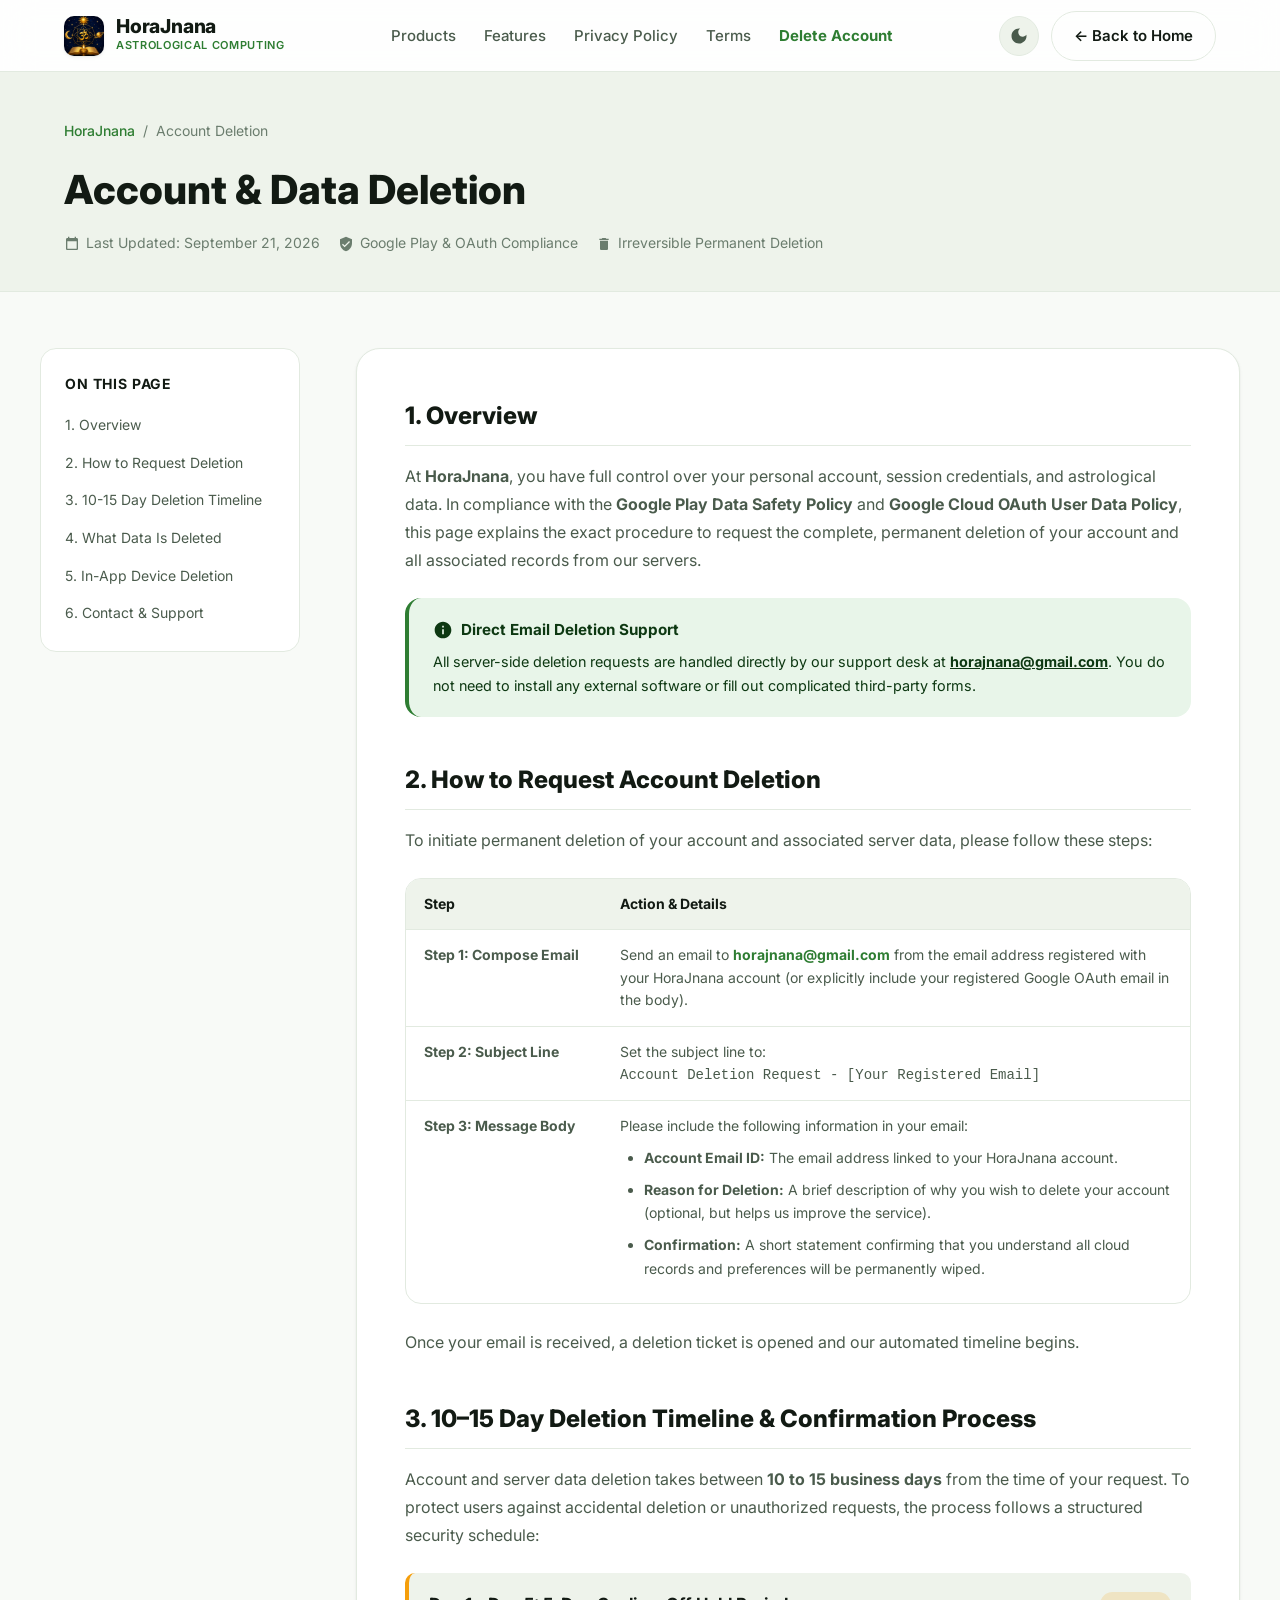
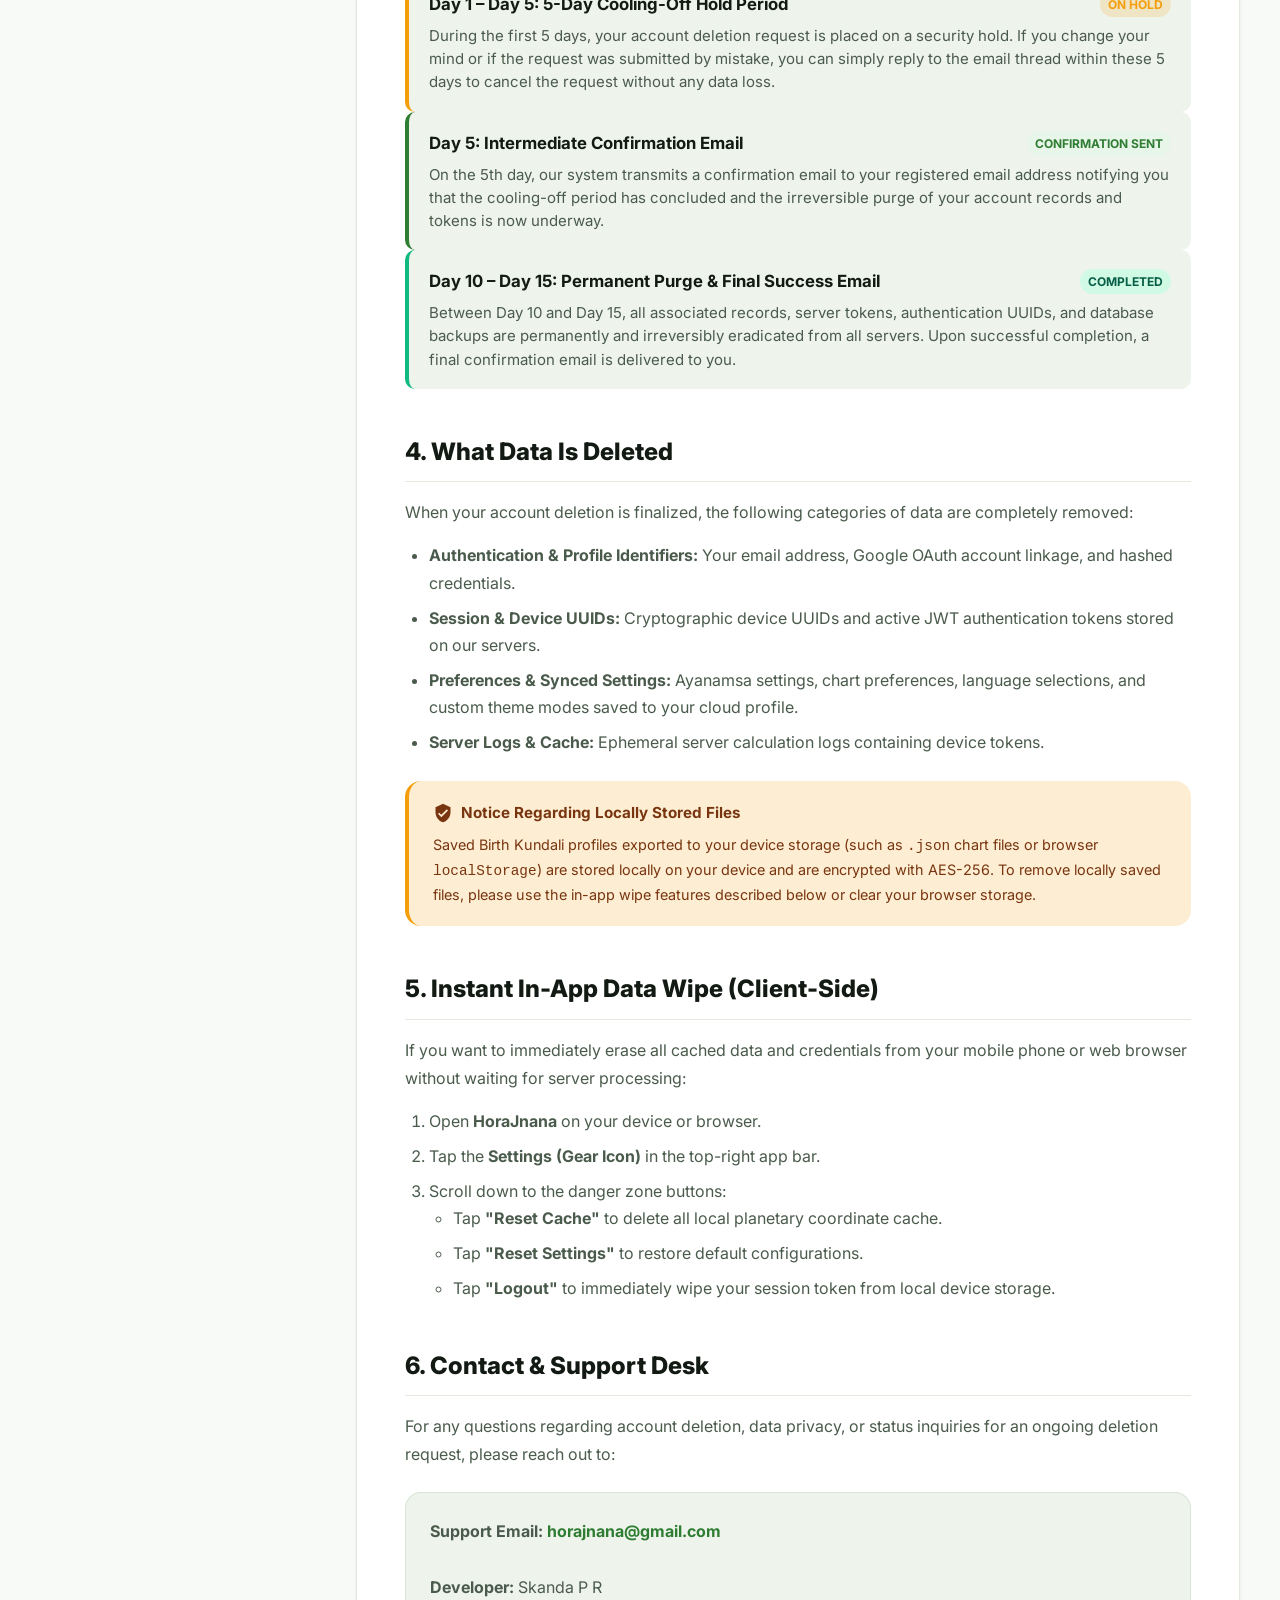
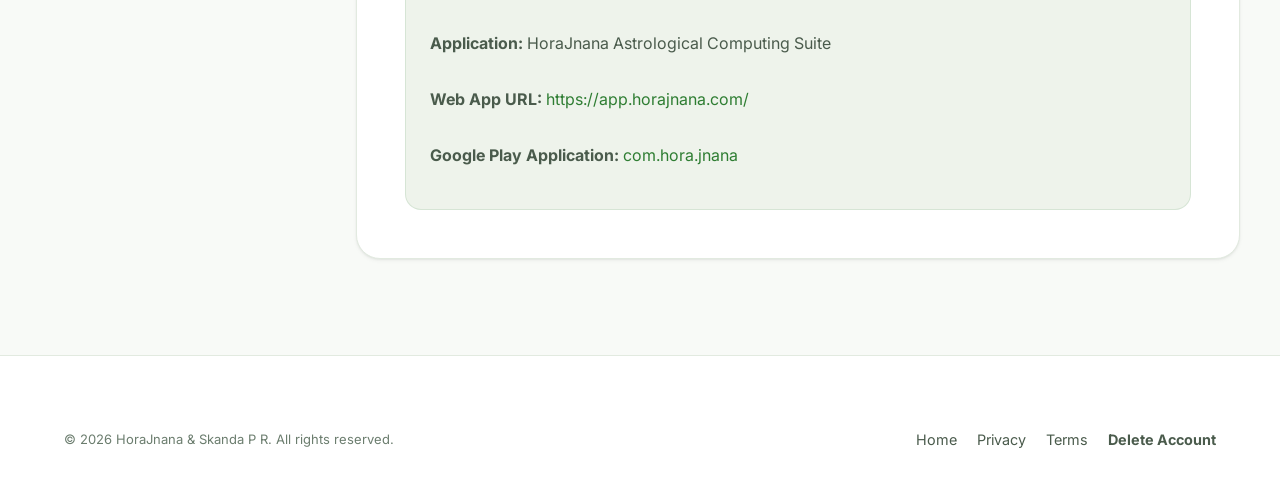
<file: delete-account.html>
<!DOCTYPE html>
<html lang="en" data-theme="light">
<head>
  <meta charset="UTF-8">
  <meta name="viewport" content="width=device-width, initial-scale=1.0">
  <title>Account &amp; Data Deletion Request | HoraJnana</title>

  <!-- SEO & Meta -->
  <meta name="description" content="Official account and data deletion instructions for HoraJnana. Learn how to request permanent deletion of your account and server data.">
  <meta name="author" content="Skanda P R">

  <!-- Favicons -->
  <link rel="icon" type="image/png" href="assets/icon.png">
  <link rel="apple-touch-icon" href="apple-touch-icon.png">

  <!-- Google Fonts -->
  <link rel="preconnect" href="https://fonts.googleapis.com">
  <link rel="preconnect" href="https://fonts.gstatic.com" crossorigin>
  <link href="https://fonts.googleapis.com/css2?family=Inter:wght@400;500;600;700;800&amp;family=Noto+Sans+Kannada:wght@400;600;700&amp;display=swap" rel="stylesheet">

  <!-- Stylesheets -->
  <link rel="stylesheet" href="css/theme.css">
  <link rel="stylesheet" href="css/style.css">
  <link rel="stylesheet" href="css/legal.css">
</head>
<body>

  <!-- Site Header -->
  <header class="site-header">
    <div class="container nav-container">
      <a href="index.html" class="brand-link" aria-label="HoraJnana Home">
        <img src="assets/icon.png" alt="HoraJnana Logo" class="brand-logo">
        <div class="brand-text">
          <span class="brand-title">HoraJnana</span>
          <span class="brand-subtitle">Astrological Computing</span>
        </div>
      </a>

      <nav class="nav-menu" aria-label="Navigation">
        <a href="index.html#products" class="nav-link">Products</a>
        <a href="index.html#features" class="nav-link">Features</a>
        <a href="privacy.html" class="nav-link">Privacy Policy</a>
        <a href="terms.html" class="nav-link">Terms</a>
        <a href="delete-account.html" class="nav-link" style="color: var(--color-primary); font-weight: 700;">Delete Account</a>
      </nav>

      <div class="nav-actions">
        <button id="theme-toggle-btn" class="theme-toggle-btn" aria-label="Toggle Theme">
          <svg id="theme-icon-sun" viewBox="0 0 24 24" style="display: none;">
            <path d="M12 7c-2.76 0-5 2.24-5 5s2.24 5 5 5 5-2.24 5-5-2.24-5-5-5zM2 13h2c.55 0 1-.45 1-1s-.45-1-1-1H2c-.55 0-1 .45-1 1s.45 1 1 1zm18 0h2c.55 0 1-.45 1-1s-.45-1-1-1h-2c-.55 0-1 .45-1 1s.45 1 1 1zM11 2v2c0 .55.45 1 1 1s1-.45 1-1V2c0-.55-.45-1-1-1s-1 .45-1 1zm0 18v2c0 .55.45 1 1 1s1-.45 1-1v-2c0-.55-.45-1-1-1s-1 .45-1 1zM5.99 4.58c-.39-.39-1.03-.39-1.41 0s-.39 1.03 0 1.41l1.06 1.06c.39.39 1.03.39 1.41 0s.39-1.03 0-1.41L5.99 4.58zm12.37 12.37c-.39-.39-1.03-.39-1.41 0s-.39 1.03 0 1.41l1.06 1.06c.39.39 1.03.39 1.41 0s.39-1.03 0-1.41l-1.06-1.06zm1.06-10.96c.39-.39.39-1.03 0-1.41s-1.03-.39-1.41 0l-1.06 1.06c-.39.39-.39 1.03 0 1.41s1.03.39 1.41 0l1.06-1.06zM7.05 18.36c.39-.39.39-1.03 0-1.41s-1.03-.39-1.41 0l-1.06 1.06c-.39.39-.39 1.03 0 1.41s1.03.39 1.41 0l1.06-1.06z"/>
          </svg>
          <svg id="theme-icon-moon" viewBox="0 0 24 24">
            <path d="M12 3c-4.97 0-9 4.03-9 9s4.03 9 9 9 9-4.03 9-9c0-.46-.04-.92-.1-1.36-.98 1.37-2.58 2.26-4.4 2.26-2.98 0-5.4-2.42-5.4-5.4 0-1.81.89-3.42 2.26-4.4-.44-.06-.9-.1-1.36-.1z"/>
          </svg>
        </button>

        <a href="index.html" class="btn btn-outlined">
          <span>&larr; Back to Home</span>
        </a>
      </div>
    </div>
  </header>

  <!-- Legal Header Banner -->
  <section class="legal-header">
    <div class="container">
      <div class="legal-breadcrumb">
        <a href="index.html">HoraJnana</a>
        <span>/</span>
        <span>Account Deletion</span>
      </div>
      <h1 class="legal-title">Account &amp; Data Deletion</h1>
      <div class="legal-meta">
        <div class="legal-meta-item">
          <svg viewBox="0 0 24 24" style="width: 16px; height: 16px; fill: currentColor;"><path d="M19 3h-1V1h-2v2H8V1H6v2H5c-1.11 0-1.99.9-1.99 2L3 19c0 1.1.89 2 2 2h14c1.1 0 2-.9 2-2V5c0-1.1-.9-2-2-2zm0 16H5V8h14v11z"/></svg>
          <span>Last Updated: September 21, 2026</span>
        </div>
        <div class="legal-meta-item">
          <svg viewBox="0 0 24 24" style="width: 16px; height: 16px; fill: currentColor;"><path d="M12 1L3 5v6c0 5.55 3.84 10.74 9 12 5.16-1.26 9-6.45 9-12V5l-9-4zm-2 16l-4-4 1.41-1.41L10 14.17l6.59-6.59L18 9l-8 8z"/></svg>
          <span>Google Play &amp; OAuth Compliance</span>
        </div>
        <div class="legal-meta-item">
          <svg viewBox="0 0 24 24" style="width: 16px; height: 16px; fill: currentColor;"><path d="M6 19c0 1.1.9 2 2 2h8c1.1 0 2-.9 2-2V7H6v12zM19 4h-3.5l-1-1h-5l-1 1H5v2h14V4z"/></svg>
          <span>Irreversible Permanent Deletion</span>
        </div>
      </div>
    </div>
  </section>

  <!-- Legal Main Content Area -->
  <div class="container legal-layout">
    <!-- Sidebar Navigation -->
    <aside class="legal-sidebar">
      <div class="legal-toc-title">On This Page</div>
      <ul class="legal-toc-list">
        <li><a href="#overview" class="legal-toc-link">1. Overview</a></li>
        <li><a href="#how-to-request" class="legal-toc-link">2. How to Request Deletion</a></li>
        <li><a href="#timeline" class="legal-toc-link">3. 10-15 Day Deletion Timeline</a></li>
        <li><a href="#data-deleted" class="legal-toc-link">4. What Data Is Deleted</a></li>
        <li><a href="#in-app-deletion" class="legal-toc-link">5. In-App Device Deletion</a></li>
        <li><a href="#contact" class="legal-toc-link">6. Contact &amp; Support</a></li>
      </ul>
    </aside>

    <!-- Document Body -->
    <main class="legal-content">
      <!-- Section 1 -->
      <section id="overview" class="legal-section">
        <h2>1. Overview</h2>
        <p>
          At <strong>HoraJnana</strong>, you have full control over your personal account, session credentials, and astrological data. In compliance with the <strong>Google Play Data Safety Policy</strong> and <strong>Google Cloud OAuth User Data Policy</strong>, this page explains the exact procedure to request the complete, permanent deletion of your account and all associated records from our servers.
        </p>

        <div class="legal-alert legal-alert-primary">
          <div class="legal-alert-title">
            <svg viewBox="0 0 24 24" style="width: 20px; height: 20px; fill: currentColor;"><path d="M12 2C6.48 2 2 6.48 2 12s4.48 10 10 10 10-4.48 10-10S17.52 2 12 2zm1 15h-2v-6h2v6zm0-8h-2V7h2v2z"/></svg>
            <span>Direct Email Deletion Support</span>
          </div>
          <div class="legal-alert-body">
            All server-side deletion requests are handled directly by our support desk at <a href="mailto:horajnana@gmail.com" style="font-weight: 700; color: inherit; text-decoration: underline;">horajnana@gmail.com</a>. You do not need to install any external software or fill out complicated third-party forms.
          </div>
        </div>
      </section>

      <!-- Section 2 -->
      <section id="how-to-request" class="legal-section">
        <h2>2. How to Request Account Deletion</h2>
        <p>
          To initiate permanent deletion of your account and associated server data, please follow these steps:
        </p>

        <div class="legal-table-wrap">
          <table class="legal-table">
            <thead>
              <tr>
                <th style="width: 25%;">Step</th>
                <th>Action &amp; Details</th>
              </tr>
            </thead>
            <tbody>
              <tr>
                <td><strong>Step 1: Compose Email</strong></td>
                <td>
                  Send an email to <strong><a href="mailto:horajnana@gmail.com">horajnana@gmail.com</a></strong> from the email address registered with your HoraJnana account (or explicitly include your registered Google OAuth email in the body).
                </td>
              </tr>
              <tr>
                <td><strong>Step 2: Subject Line</strong></td>
                <td>
                  Set the subject line to:<br>
                  <code>Account Deletion Request - [Your Registered Email]</code>
                </td>
              </tr>
              <tr>
                <td><strong>Step 3: Message Body</strong></td>
                <td>
                  Please include the following information in your email:
                  <ul style="margin-top: 8px; margin-bottom: 0;">
                    <li><strong>Account Email ID:</strong> The email address linked to your HoraJnana account.</li>
                    <li><strong>Reason for Deletion:</strong> A brief description of why you wish to delete your account (optional, but helps us improve the service).</li>
                    <li><strong>Confirmation:</strong> A short statement confirming that you understand all cloud records and preferences will be permanently wiped.</li>
                  </ul>
                </td>
              </tr>
            </tbody>
          </table>
        </div>

        <p>
          Once your email is received, a deletion ticket is opened and our automated timeline begins.
        </p>
      </section>

      <!-- Section 3 -->
      <section id="timeline" class="legal-section">
        <h2>3. 10–15 Day Deletion Timeline &amp; Confirmation Process</h2>
        <p>
          Account and server data deletion takes between <strong>10 to 15 business days</strong> from the time of your request. To protect users against accidental deletion or unauthorized requests, the process follows a structured security schedule:
        </p>

        <div class="col" style="gap: 16px; margin: 24px 0;">
          <!-- Stage 1 -->
          <div style="background: var(--bg-surface-variant); border-left: 4px solid var(--color-gold); border-radius: var(--radius-sm); padding: 18px 20px;">
            <div style="display: flex; align-items: center; justify-content: space-between; margin-bottom: 6px;">
              <h4 style="font-size: 1.05rem; font-weight: 700; color: var(--text-primary);">Day 1 – Day 5: 5-Day Cooling-Off Hold Period</h4>
              <span style="font-size: 0.75rem; font-weight: 700; background: var(--color-gold-glow); color: var(--color-gold); padding: 3px 8px; border-radius: 9999px;">ON HOLD</span>
            </div>
            <p style="font-size: 0.9375rem; color: var(--text-secondary); margin: 0; line-height: 1.55;">
              During the first 5 days, your account deletion request is placed on a security hold. If you change your mind or if the request was submitted by mistake, you can simply reply to the email thread within these 5 days to cancel the request without any data loss.
            </p>
          </div>

          <!-- Stage 2 -->
          <div style="background: var(--bg-surface-variant); border-left: 4px solid var(--color-primary); border-radius: var(--radius-sm); padding: 18px 20px;">
            <div style="display: flex; align-items: center; justify-content: space-between; margin-bottom: 6px;">
              <h4 style="font-size: 1.05rem; font-weight: 700; color: var(--text-primary);">Day 5: Intermediate Confirmation Email</h4>
              <span style="font-size: 0.75rem; font-weight: 700; background: var(--color-primary-container); color: var(--color-primary); padding: 3px 8px; border-radius: 9999px;">CONFIRMATION SENT</span>
            </div>
            <p style="font-size: 0.9375rem; color: var(--text-secondary); margin: 0; line-height: 1.55;">
              On the 5th day, our system transmits a confirmation email to your registered email address notifying you that the cooling-off period has concluded and the irreversible purge of your account records and tokens is now underway.
            </p>
          </div>

          <!-- Stage 3 -->
          <div style="background: var(--bg-surface-variant); border-left: 4px solid #10B981; border-radius: var(--radius-sm); padding: 18px 20px;">
            <div style="display: flex; align-items: center; justify-content: space-between; margin-bottom: 6px;">
              <h4 style="font-size: 1.05rem; font-weight: 700; color: var(--text-primary);">Day 10 – Day 15: Permanent Purge &amp; Final Success Email</h4>
              <span style="font-size: 0.75rem; font-weight: 700; background: #D1FAE5; color: #065F46; padding: 3px 8px; border-radius: 9999px;">COMPLETED</span>
            </div>
            <p style="font-size: 0.9375rem; color: var(--text-secondary); margin: 0; line-height: 1.55;">
              Between Day 10 and Day 15, all associated records, server tokens, authentication UUIDs, and database backups are permanently and irreversibly eradicated from all servers. Upon successful completion, a final confirmation email is delivered to you.
            </p>
          </div>
        </div>
      </section>

      <!-- Section 4 -->
      <section id="data-deleted" class="legal-section">
        <h2>4. What Data Is Deleted</h2>
        <p>
          When your account deletion is finalized, the following categories of data are completely removed:
        </p>

        <ul>
          <li><strong>Authentication &amp; Profile Identifiers:</strong> Your email address, Google OAuth account linkage, and hashed credentials.</li>
          <li><strong>Session &amp; Device UUIDs:</strong> Cryptographic device UUIDs and active JWT authentication tokens stored on our servers.</li>
          <li><strong>Preferences &amp; Synced Settings:</strong> Ayanamsa settings, chart preferences, language selections, and custom theme modes saved to your cloud profile.</li>
          <li><strong>Server Logs &amp; Cache:</strong> Ephemeral server calculation logs containing device tokens.</li>
        </ul>

        <div class="legal-alert legal-alert-gold">
          <div class="legal-alert-title">
            <svg viewBox="0 0 24 24" style="width: 20px; height: 20px; fill: currentColor;"><path d="M12 1L3 5v6c0 5.55 3.84 10.74 9 12 5.16-1.26 9-6.45 9-12V5l-9-4zm-2 16l-4-4 1.41-1.41L10 14.17l6.59-6.59L18 9l-8 8z"/></svg>
            <span>Notice Regarding Locally Stored Files</span>
          </div>
          <div class="legal-alert-body">
            Saved Birth Kundali profiles exported to your device storage (such as <code>.json</code> chart files or browser <code>localStorage</code>) are stored locally on your device and are encrypted with AES-256. To remove locally saved files, please use the in-app wipe features described below or clear your browser storage.
          </div>
        </div>
      </section>

      <!-- Section 5 -->
      <section id="in-app-deletion" class="legal-section">
        <h2>5. Instant In-App Data Wipe (Client-Side)</h2>
        <p>
          If you want to immediately erase all cached data and credentials from your mobile phone or web browser without waiting for server processing:
        </p>
        <ol>
          <li>Open <strong>HoraJnana</strong> on your device or browser.</li>
          <li>Tap the <strong>Settings (Gear Icon)</strong> in the top-right app bar.</li>
          <li>Scroll down to the danger zone buttons:
            <ul>
              <li>Tap <strong>"Reset Cache"</strong> to delete all local planetary coordinate cache.</li>
              <li>Tap <strong>"Reset Settings"</strong> to restore default configurations.</li>
              <li>Tap <strong>"Logout"</strong> to immediately wipe your session token from local device storage.</li>
            </ul>
          </li>
        </ol>
      </section>

      <!-- Section 6 -->
      <section id="contact" class="legal-section">
        <h2>6. Contact &amp; Support Desk</h2>
        <p>
          For any questions regarding account deletion, data privacy, or status inquiries for an ongoing deletion request, please reach out to:
        </p>

        <div class="legal-contact-box">
          <p><strong>Support Email:</strong> <a href="mailto:horajnana@gmail.com" style="font-weight: 700;">horajnana@gmail.com</a></p>
          <p><strong>Developer:</strong> Skanda P R</p>
          <p><strong>Application:</strong> HoraJnana Astrological Computing Suite</p>
          <p><strong>Web App URL:</strong> <a href="https://app.horajnana.com/" target="_blank" rel="noopener noreferrer">https://app.horajnana.com/</a></p>
          <p><strong>Google Play Application:</strong> <a href="https://play.google.com/store/apps/details?id=com.hora.jnana" target="_blank" rel="noopener noreferrer">com.hora.jnana</a></p>
        </div>
      </section>
    </main>
  </div>

  <!-- Site Footer -->
  <footer class="site-footer">
    <div class="container">
      <div class="footer-bottom" style="border-top: none; padding-top: 0;">
        <p>&copy; 2026 HoraJnana &amp; Skanda P R. All rights reserved.</p>
        <div class="footer-legal-links">
          <a href="index.html" class="footer-link">Home</a>
          <a href="privacy.html" class="footer-link">Privacy</a>
          <a href="terms.html" class="footer-link">Terms</a>
          <a href="delete-account.html" class="footer-link" style="font-weight: 700;">Delete Account</a>
        </div>
      </div>
    </div>
  </footer>

  <!-- Theme Script -->
  <script>
    const themeToggleBtn = document.getElementById('theme-toggle-btn');
    const sunIcon = document.getElementById('theme-icon-sun');
    const moonIcon = document.getElementById('theme-icon-moon');
    const htmlEl = document.documentElement;

    function applyTheme(theme) {
      htmlEl.setAttribute('data-theme', theme);
      localStorage.setItem('horajnana_theme', theme);
      if (theme === 'dark') {
        sunIcon.style.display = 'block';
        moonIcon.style.display = 'none';
      } else {
        sunIcon.style.display = 'none';
        moonIcon.style.display = 'block';
      }
    }

    const savedTheme = localStorage.getItem('horajnana_theme') || 
      (window.matchMedia && window.matchMedia('(prefers-color-scheme: dark)').matches ? 'dark' : 'light');
    applyTheme(savedTheme);

    themeToggleBtn.addEventListener('click', () => {
      const current = htmlEl.getAttribute('data-theme');
      applyTheme(current === 'dark' ? 'light' : 'dark');
    });
  </script>
</body>
</html>
</file>
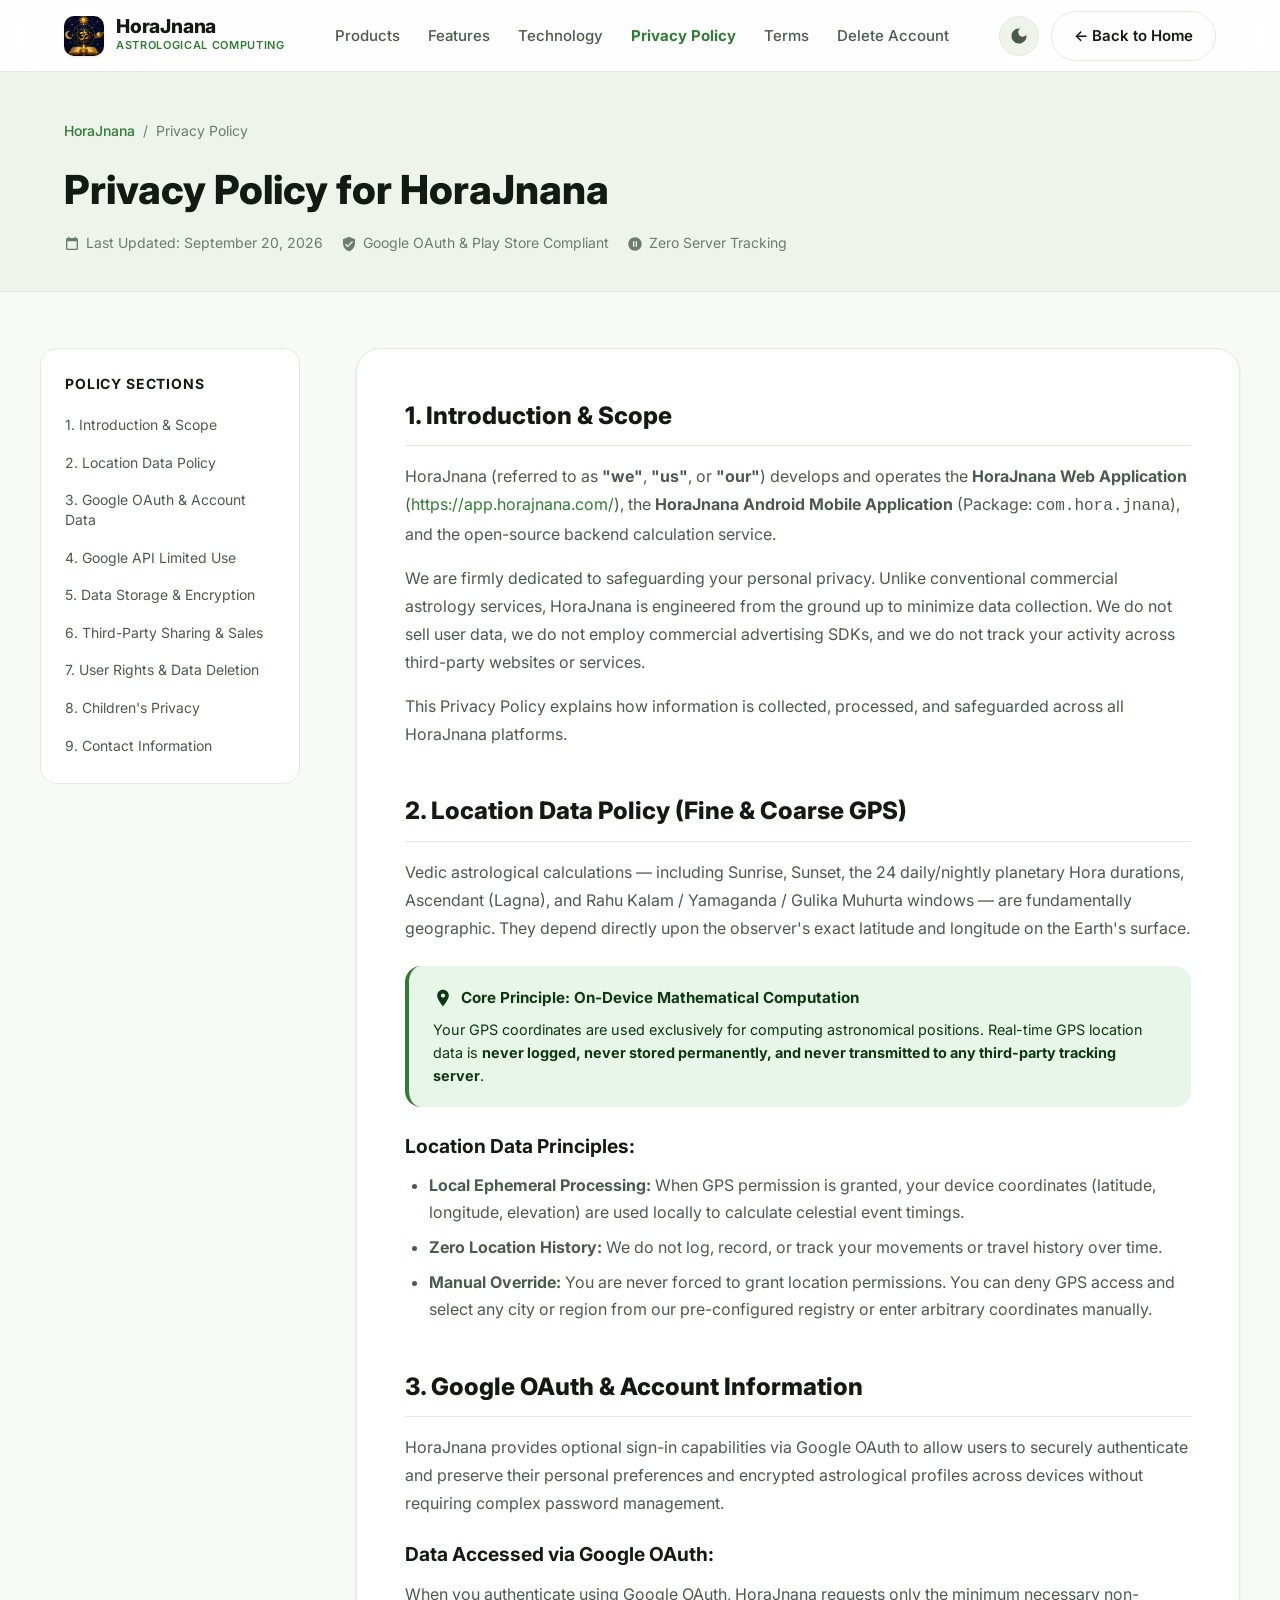
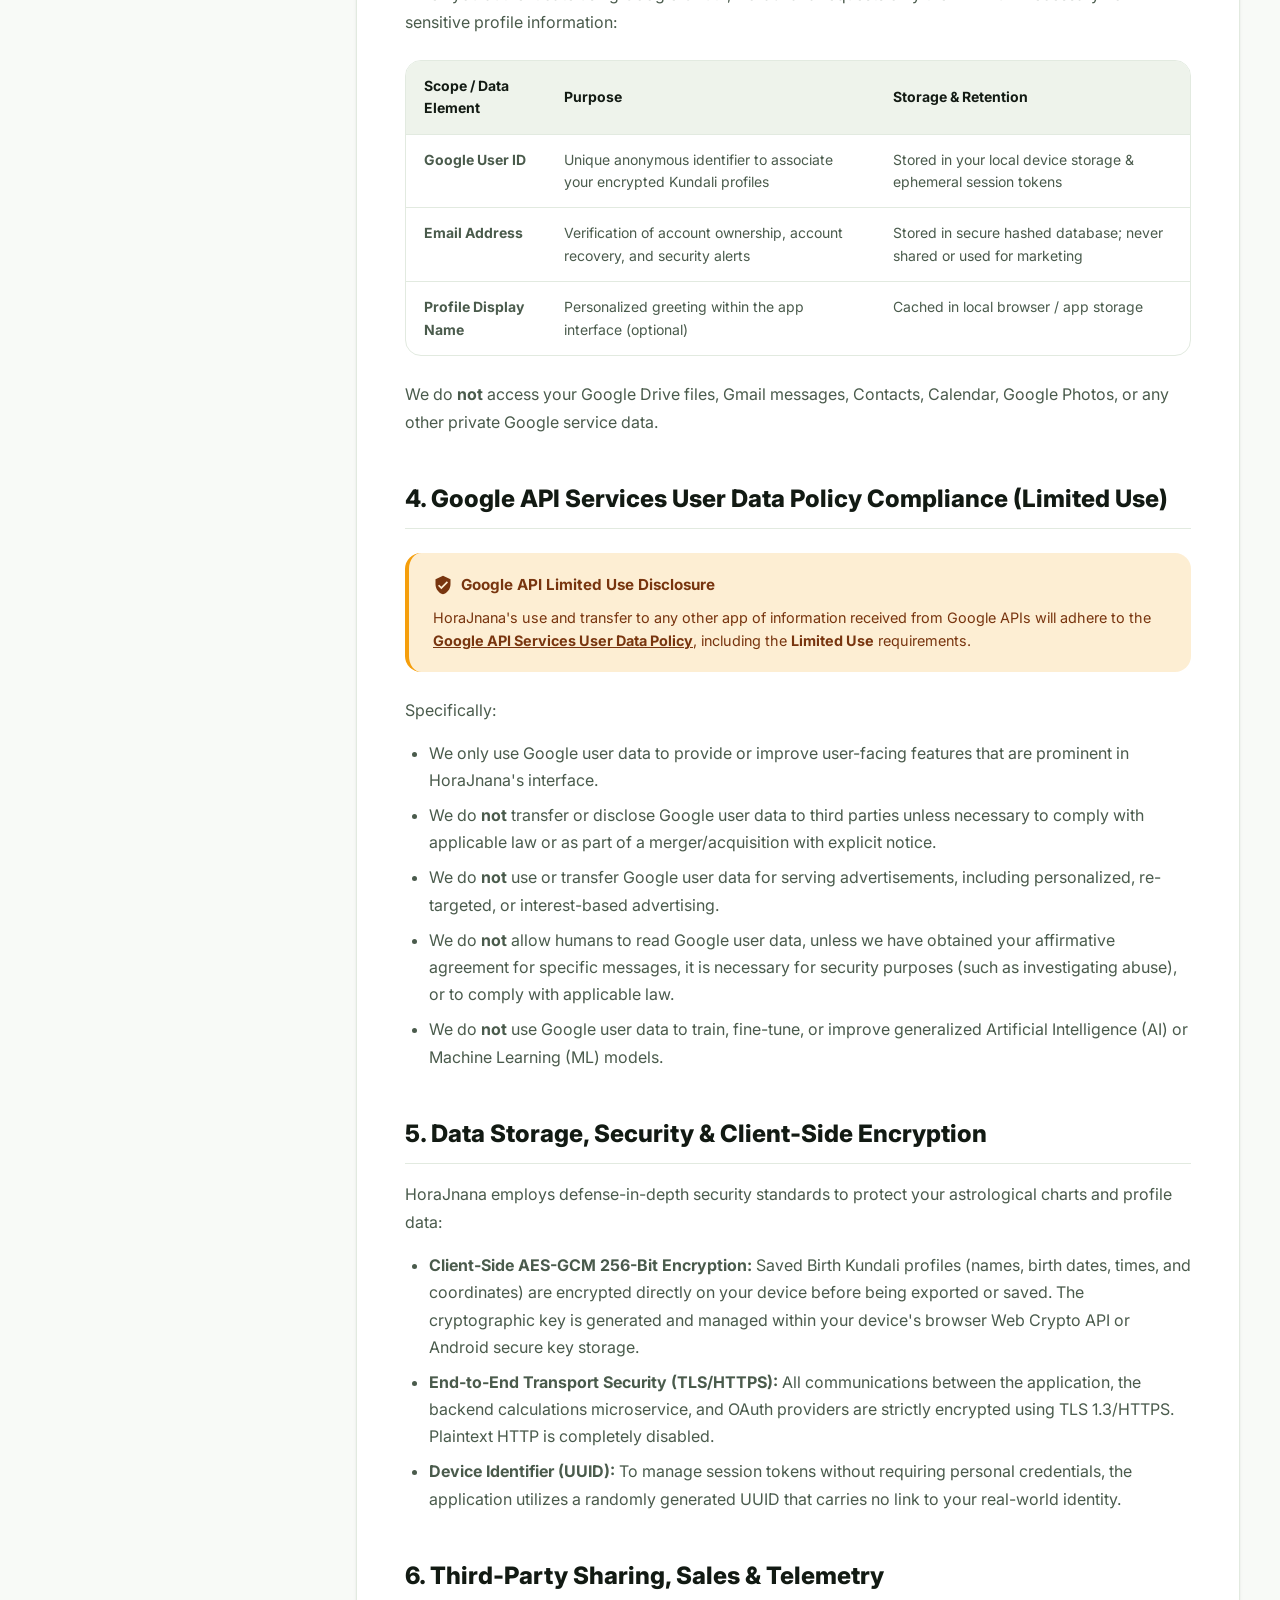
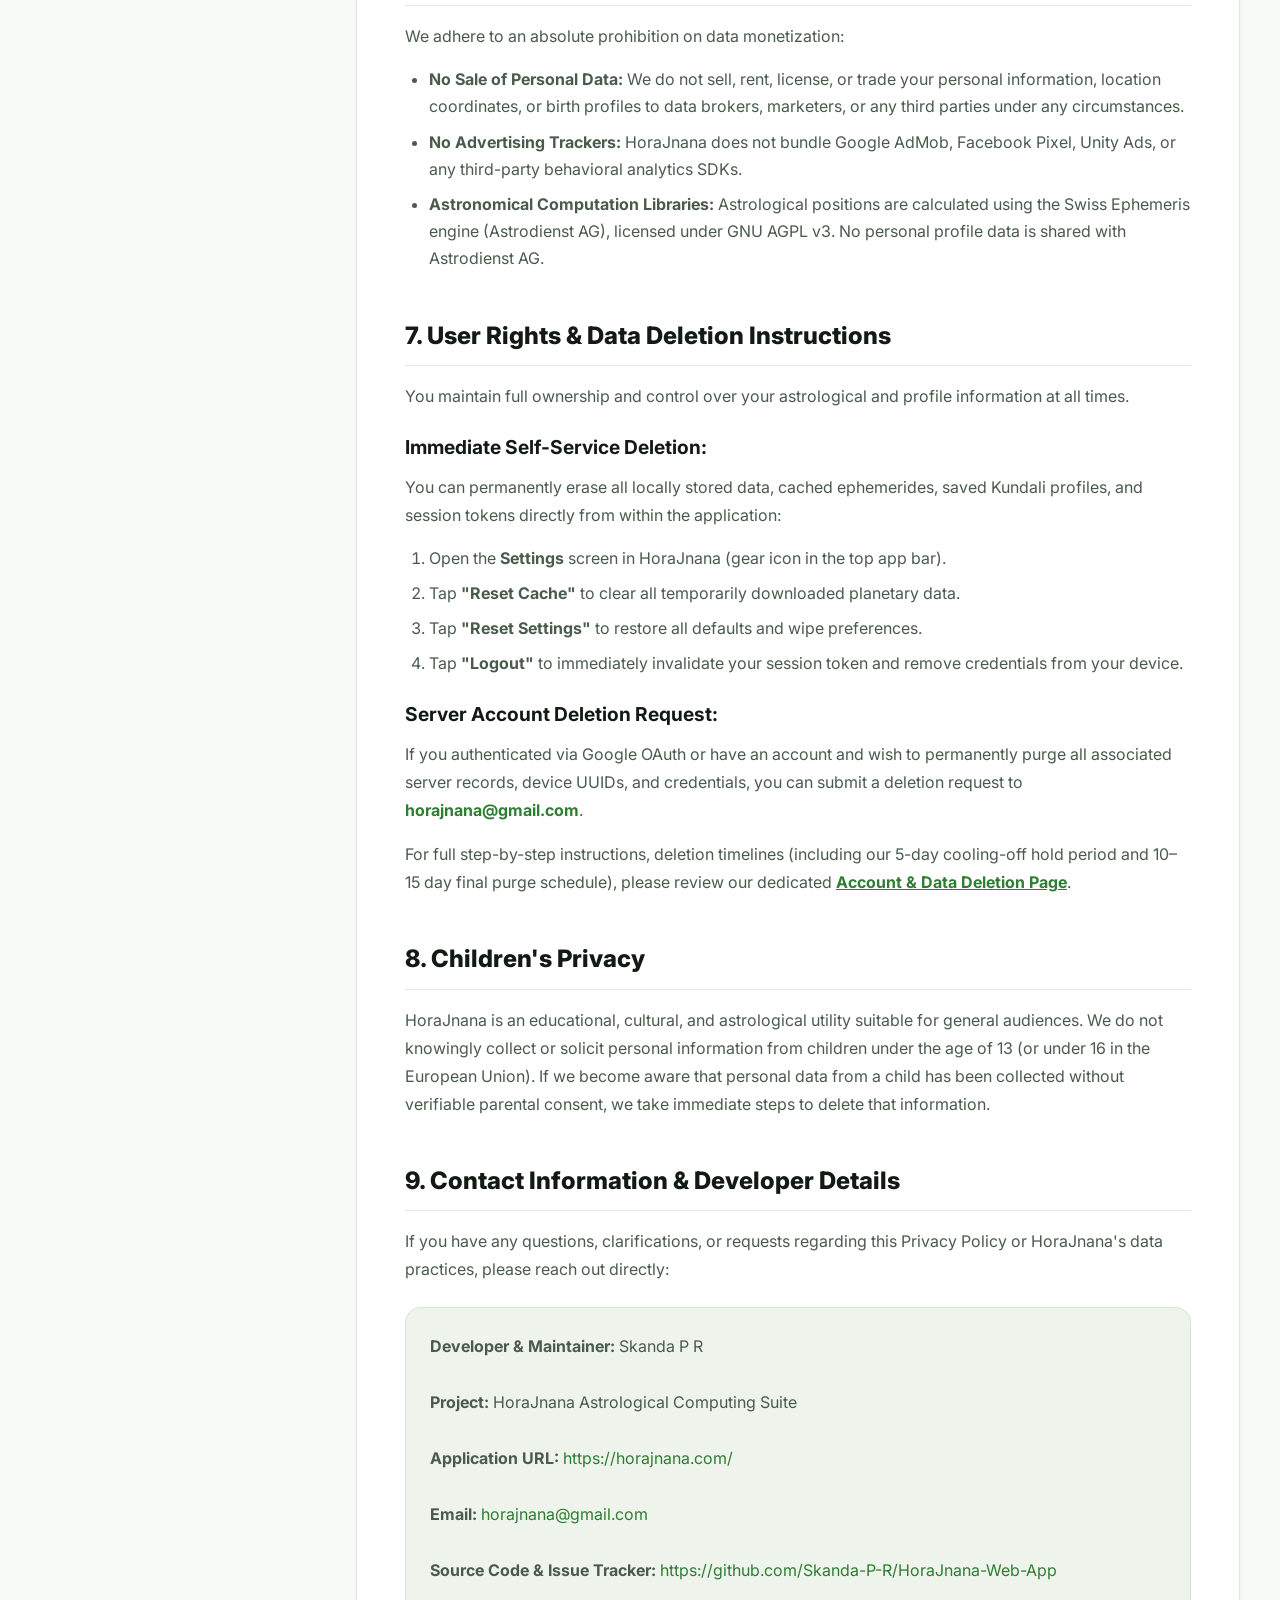
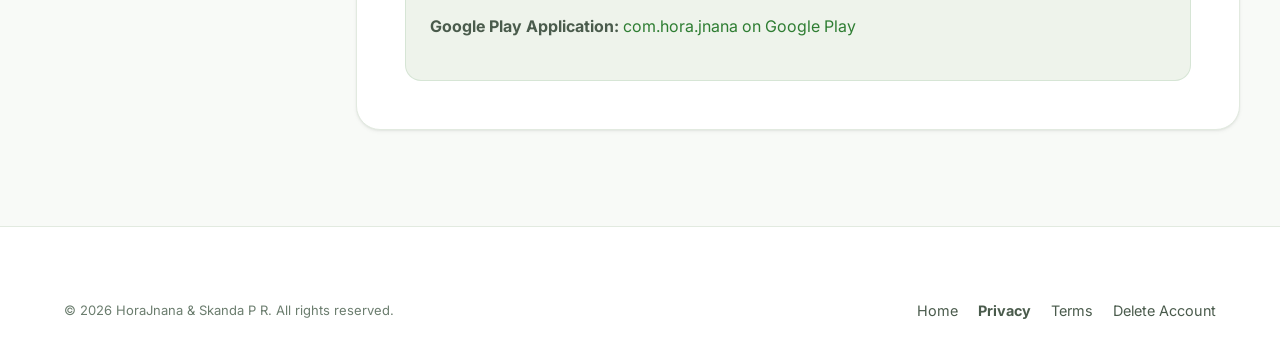
<file: privacy.html>
<!DOCTYPE html>
<html lang="en" data-theme="light">
<head>
  <meta charset="UTF-8">
  <meta name="viewport" content="width=device-width, initial-scale=1.0">
  <title>Privacy Policy | HoraJnana</title>

  <!-- SEO & Meta -->
  <meta name="description" content="Official Privacy Policy for HoraJnana application and website, detailing our strict zero-telemetry policy, Google OAuth compliance, and location data handling.">
  <meta name="author" content="Skanda P R">

  <!-- Favicons -->
  <link rel="icon" type="image/png" href="assets/icon.png">
  <link rel="apple-touch-icon" href="apple-touch-icon.png">

  <!-- Google Fonts -->
  <link rel="preconnect" href="https://fonts.googleapis.com">
  <link rel="preconnect" href="https://fonts.gstatic.com" crossorigin>
  <link href="https://fonts.googleapis.com/css2?family=Inter:wght@400;500;600;700;800&amp;family=Noto+Sans+Kannada:wght@400;600;700&amp;display=swap" rel="stylesheet">

  <!-- Stylesheets -->
  <link rel="stylesheet" href="css/theme.css">
  <link rel="stylesheet" href="css/style.css">
  <link rel="stylesheet" href="css/legal.css">
</head>
<body>

  <!-- Site Header -->
  <header class="site-header">
    <div class="container nav-container">
      <a href="index.html" class="brand-link" aria-label="HoraJnana Home">
        <img src="assets/icon.png" alt="HoraJnana Logo" class="brand-logo">
        <div class="brand-text">
          <span class="brand-title">HoraJnana</span>
          <span class="brand-subtitle">Astrological Computing</span>
        </div>
      </a>

      <nav class="nav-menu" aria-label="Navigation">
        <a href="index.html#products" class="nav-link">Products</a>
        <a href="index.html#features" class="nav-link">Features</a>
        <a href="index.html#technology" class="nav-link">Technology</a>
        <a href="privacy.html" class="nav-link" style="color: var(--color-primary); font-weight: 700;">Privacy Policy</a>
        <a href="terms.html" class="nav-link">Terms</a>
        <a href="delete-account.html" class="nav-link">Delete Account</a>
      </nav>

      <div class="nav-actions">
        <button id="theme-toggle-btn" class="theme-toggle-btn" aria-label="Toggle Theme">
          <svg id="theme-icon-sun" viewBox="0 0 24 24" style="display: none;">
            <path d="M12 7c-2.76 0-5 2.24-5 5s2.24 5 5 5 5-2.24 5-5-2.24-5-5-5zM2 13h2c.55 0 1-.45 1-1s-.45-1-1-1H2c-.55 0-1 .45-1 1s.45 1 1 1zm18 0h2c.55 0 1-.45 1-1s-.45-1-1-1h-2c-.55 0-1 .45-1 1s.45 1 1 1zM11 2v2c0 .55.45 1 1 1s1-.45 1-1V2c0-.55-.45-1-1-1s-1 .45-1 1zm0 18v2c0 .55.45 1 1 1s1-.45 1-1v-2c0-.55-.45-1-1-1s-1 .45-1 1zM5.99 4.58c-.39-.39-1.03-.39-1.41 0s-.39 1.03 0 1.41l1.06 1.06c.39.39 1.03.39 1.41 0s.39-1.03 0-1.41L5.99 4.58zm12.37 12.37c-.39-.39-1.03-.39-1.41 0s-.39 1.03 0 1.41l1.06 1.06c.39.39 1.03.39 1.41 0s.39-1.03 0-1.41l-1.06-1.06zm1.06-10.96c.39-.39.39-1.03 0-1.41s-1.03-.39-1.41 0l-1.06 1.06c-.39.39-.39 1.03 0 1.41s1.03.39 1.41 0l1.06-1.06zM7.05 18.36c.39-.39.39-1.03 0-1.41s-1.03-.39-1.41 0l-1.06 1.06c-.39.39-.39 1.03 0 1.41s1.03.39 1.41 0l1.06-1.06z"/>
          </svg>
          <svg id="theme-icon-moon" viewBox="0 0 24 24">
            <path d="M12 3c-4.97 0-9 4.03-9 9s4.03 9 9 9 9-4.03 9-9c0-.46-.04-.92-.1-1.36-.98 1.37-2.58 2.26-4.4 2.26-2.98 0-5.4-2.42-5.4-5.4 0-1.81.89-3.42 2.26-4.4-.44-.06-.9-.1-1.36-.1z"/>
          </svg>
        </button>

        <a href="index.html" class="btn btn-outlined">
          <span>&larr; Back to Home</span>
        </a>
      </div>
    </div>
  </header>

  <!-- Legal Header Banner -->
  <section class="legal-header">
    <div class="container">
      <div class="legal-breadcrumb">
        <a href="index.html">HoraJnana</a>
        <span>/</span>
        <span>Privacy Policy</span>
      </div>
      <h1 class="legal-title">Privacy Policy for HoraJnana</h1>
      <div class="legal-meta">
        <div class="legal-meta-item">
          <svg viewBox="0 0 24 24" style="width: 16px; height: 16px; fill: currentColor;"><path d="M19 3h-1V1h-2v2H8V1H6v2H5c-1.11 0-1.99.9-1.99 2L3 19c0 1.1.89 2 2 2h14c1.1 0 2-.9 2-2V5c0-1.1-.9-2-2-2zm0 16H5V8h14v11z"/></svg>
          <span>Last Updated: September 20, 2026</span>
        </div>
        <div class="legal-meta-item">
          <svg viewBox="0 0 24 24" style="width: 16px; height: 16px; fill: currentColor;"><path d="M12 1L3 5v6c0 5.55 3.84 10.74 9 12 5.16-1.26 9-6.45 9-12V5l-9-4zm-2 16l-4-4 1.41-1.41L10 14.17l6.59-6.59L18 9l-8 8z"/></svg>
          <span>Google OAuth &amp; Play Store Compliant</span>
        </div>
        <div class="legal-meta-item">
          <svg viewBox="0 0 24 24" style="width: 16px; height: 16px; fill: currentColor;"><path d="M12 2C6.48 2 2 6.48 2 12s4.48 10 10 10 10-4.48 10-10S17.52 2 12 2zm-1 14H9V8h2v8zm4 0h-2V8h2v8z"/></svg>
          <span>Zero Server Tracking</span>
        </div>
      </div>
    </div>
  </section>

  <!-- Legal Main Content Area -->
  <div class="container legal-layout">
    <!-- Sidebar Navigation -->
    <aside class="legal-sidebar">
      <div class="legal-toc-title">Policy Sections</div>
      <ul class="legal-toc-list">
        <li><a href="#introduction" class="legal-toc-link">1. Introduction &amp; Scope</a></li>
        <li><a href="#location" class="legal-toc-link">2. Location Data Policy</a></li>
        <li><a href="#oauth" class="legal-toc-link">3. Google OAuth &amp; Account Data</a></li>
        <li><a href="#limited-use" class="legal-toc-link">4. Google API Limited Use</a></li>
        <li><a href="#security" class="legal-toc-link">5. Data Storage &amp; Encryption</a></li>
        <li><a href="#third-party" class="legal-toc-link">6. Third-Party Sharing &amp; Sales</a></li>
        <li><a href="#deletion" class="legal-toc-link">7. User Rights &amp; Data Deletion</a></li>
        <li><a href="#children" class="legal-toc-link">8. Children's Privacy</a></li>
        <li><a href="#contact" class="legal-toc-link">9. Contact Information</a></li>
      </ul>
    </aside>

    <!-- Document Body -->
    <main class="legal-content">
      <!-- Section 1 -->
      <section id="introduction" class="legal-section">
        <h2>1. Introduction &amp; Scope</h2>
        <p>
          HoraJnana (referred to as <strong>"we"</strong>, <strong>"us"</strong>, or <strong>"our"</strong>) develops and operates the <strong>HoraJnana Web Application</strong> (<a href="https://app.horajnana.com/" target="_blank" rel="noopener noreferrer">https://app.horajnana.com/</a>), the <strong>HoraJnana Android Mobile Application</strong> (Package: <code>com.hora.jnana</code>), and the open-source backend calculation service.
        </p>
        <p>
          We are firmly dedicated to safeguarding your personal privacy. Unlike conventional commercial astrology services, HoraJnana is engineered from the ground up to minimize data collection. We do not sell user data, we do not employ commercial advertising SDKs, and we do not track your activity across third-party websites or services.
        </p>
        <p>
          This Privacy Policy explains how information is collected, processed, and safeguarded across all HoraJnana platforms.
        </p>
      </section>

      <!-- Section 2 -->
      <section id="location" class="legal-section">
        <h2>2. Location Data Policy (Fine &amp; Coarse GPS)</h2>
        <p>
          Vedic astrological calculations — including Sunrise, Sunset, the 24 daily/nightly planetary Hora durations, Ascendant (Lagna), and Rahu Kalam / Yamaganda / Gulika Muhurta windows — are fundamentally geographic. They depend directly upon the observer's exact latitude and longitude on the Earth's surface.
        </p>

        <div class="legal-alert legal-alert-primary">
          <div class="legal-alert-title">
            <svg viewBox="0 0 24 24" style="width: 20px; height: 20px; fill: currentColor;"><path d="M12 2C8.13 2 5 5.13 5 9c0 5.25 7 13 7 13s7-7.75 7-13c0-3.87-3.13-7-7-7zm0 9.5c-1.38 0-2.5-1.12-2.5-2.5s1.12-2.5 2.5-2.5 2.5 1.12 2.5 2.5-1.12 2.5-2.5 2.5z"/></svg>
            <span>Core Principle: On-Device Mathematical Computation</span>
          </div>
          <div class="legal-alert-body">
            Your GPS coordinates are used exclusively for computing astronomical positions. Real-time GPS location data is <strong>never logged, never stored permanently, and never transmitted to any third-party tracking server</strong>.
          </div>
        </div>

        <h3>Location Data Principles:</h3>
        <ul>
          <li><strong>Local Ephemeral Processing:</strong> When GPS permission is granted, your device coordinates (latitude, longitude, elevation) are used locally to calculate celestial event timings.</li>
          <li><strong>Zero Location History:</strong> We do not log, record, or track your movements or travel history over time.</li>
          <li><strong>Manual Override:</strong> You are never forced to grant location permissions. You can deny GPS access and select any city or region from our pre-configured registry or enter arbitrary coordinates manually.</li>
        </ul>
      </section>

      <!-- Section 3 -->
      <section id="oauth" class="legal-section">
        <h2>3. Google OAuth &amp; Account Information</h2>
        <p>
          HoraJnana provides optional sign-in capabilities via Google OAuth to allow users to securely authenticate and preserve their personal preferences and encrypted astrological profiles across devices without requiring complex password management.
        </p>

        <h3>Data Accessed via Google OAuth:</h3>
        <p>
          When you authenticate using Google OAuth, HoraJnana requests only the minimum necessary non-sensitive profile information:
        </p>
        <div class="legal-table-wrap">
          <table class="legal-table">
            <thead>
              <tr>
                <th>Scope / Data Element</th>
                <th>Purpose</th>
                <th>Storage &amp; Retention</th>
              </tr>
            </thead>
            <tbody>
              <tr>
                <td><strong>Google User ID</strong></td>
                <td>Unique anonymous identifier to associate your encrypted Kundali profiles</td>
                <td>Stored in your local device storage &amp; ephemeral session tokens</td>
              </tr>
              <tr>
                <td><strong>Email Address</strong></td>
                <td>Verification of account ownership, account recovery, and security alerts</td>
                <td>Stored in secure hashed database; never shared or used for marketing</td>
              </tr>
              <tr>
                <td><strong>Profile Display Name</strong></td>
                <td>Personalized greeting within the app interface (optional)</td>
                <td>Cached in local browser / app storage</td>
              </tr>
            </tbody>
          </table>
        </div>

        <p>
          We do <strong>not</strong> access your Google Drive files, Gmail messages, Contacts, Calendar, Google Photos, or any other private Google service data.
        </p>
      </section>

      <!-- Section 4 -->
      <section id="limited-use" class="legal-section">
        <h2>4. Google API Services User Data Policy Compliance (Limited Use)</h2>
        <div class="legal-alert legal-alert-gold">
          <div class="legal-alert-title">
            <svg viewBox="0 0 24 24" style="width: 20px; height: 20px; fill: currentColor;"><path d="M12 1L3 5v6c0 5.55 3.84 10.74 9 12 5.16-1.26 9-6.45 9-12V5l-9-4zm-2 16l-4-4 1.41-1.41L10 14.17l6.59-6.59L18 9l-8 8z"/></svg>
            <span>Google API Limited Use Disclosure</span>
          </div>
          <div class="legal-alert-body">
            HoraJnana's use and transfer to any other app of information received from Google APIs will adhere to the <strong><a href="https://developers.google.com/terms/api-services-user-data-policy" target="_blank" rel="noopener noreferrer" style="text-decoration: underline; color: inherit;">Google API Services User Data Policy</a></strong>, including the <strong>Limited Use</strong> requirements.
          </div>
        </div>

        <p>Specifically:</p>
        <ul>
          <li>We only use Google user data to provide or improve user-facing features that are prominent in HoraJnana's interface.</li>
          <li>We do <strong>not</strong> transfer or disclose Google user data to third parties unless necessary to comply with applicable law or as part of a merger/acquisition with explicit notice.</li>
          <li>We do <strong>not</strong> use or transfer Google user data for serving advertisements, including personalized, re-targeted, or interest-based advertising.</li>
          <li>We do <strong>not</strong> allow humans to read Google user data, unless we have obtained your affirmative agreement for specific messages, it is necessary for security purposes (such as investigating abuse), or to comply with applicable law.</li>
          <li>We do <strong>not</strong> use Google user data to train, fine-tune, or improve generalized Artificial Intelligence (AI) or Machine Learning (ML) models.</li>
        </ul>
      </section>

      <!-- Section 5 -->
      <section id="security" class="legal-section">
        <h2>5. Data Storage, Security &amp; Client-Side Encryption</h2>
        <p>
          HoraJnana employs defense-in-depth security standards to protect your astrological charts and profile data:
        </p>
        <ul>
          <li><strong>Client-Side AES-GCM 256-Bit Encryption:</strong> Saved Birth Kundali profiles (names, birth dates, times, and coordinates) are encrypted directly on your device before being exported or saved. The cryptographic key is generated and managed within your device's browser Web Crypto API or Android secure key storage.</li>
          <li><strong>End-to-End Transport Security (TLS/HTTPS):</strong> All communications between the application, the backend calculations microservice, and OAuth providers are strictly encrypted using TLS 1.3/HTTPS. Plaintext HTTP is completely disabled.</li>
          <li><strong>Device Identifier (UUID):</strong> To manage session tokens without requiring personal credentials, the application utilizes a randomly generated UUID that carries no link to your real-world identity.</li>
        </ul>
      </section>

      <!-- Section 6 -->
      <section id="third-party" class="legal-section">
        <h2>6. Third-Party Sharing, Sales &amp; Telemetry</h2>
        <p>
          We adhere to an absolute prohibition on data monetization:
        </p>
        <ul>
          <li><strong>No Sale of Personal Data:</strong> We do not sell, rent, license, or trade your personal information, location coordinates, or birth profiles to data brokers, marketers, or any third parties under any circumstances.</li>
          <li><strong>No Advertising Trackers:</strong> HoraJnana does not bundle Google AdMob, Facebook Pixel, Unity Ads, or any third-party behavioral analytics SDKs.</li>
          <li><strong>Astronomical Computation Libraries:</strong> Astrological positions are calculated using the Swiss Ephemeris engine (Astrodienst AG), licensed under GNU AGPL v3. No personal profile data is shared with Astrodienst AG.</li>
        </ul>
      </section>

      <!-- Section 7 -->
      <section id="deletion" class="legal-section">
        <h2>7. User Rights &amp; Data Deletion Instructions</h2>
        <p>
          You maintain full ownership and control over your astrological and profile information at all times.
        </p>

        <h3>Immediate Self-Service Deletion:</h3>
        <p>
          You can permanently erase all locally stored data, cached ephemerides, saved Kundali profiles, and session tokens directly from within the application:
        </p>
        <ol>
          <li>Open the <strong>Settings</strong> screen in HoraJnana (gear icon in the top app bar).</li>
          <li>Tap <strong>"Reset Cache"</strong> to clear all temporarily downloaded planetary data.</li>
          <li>Tap <strong>"Reset Settings"</strong> to restore all defaults and wipe preferences.</li>
          <li>Tap <strong>"Logout"</strong> to immediately invalidate your session token and remove credentials from your device.</li>
        </ol>

        <h3>Server Account Deletion Request:</h3>
        <p>
          If you authenticated via Google OAuth or have an account and wish to permanently purge all associated server records, device UUIDs, and credentials, you can submit a deletion request to <strong><a href="mailto:horajnana@gmail.com">horajnana@gmail.com</a></strong>.
        </p>
        <p>
          For full step-by-step instructions, deletion timelines (including our 5-day cooling-off hold period and 10–15 day final purge schedule), please review our dedicated <strong><a href="delete-account.html" style="font-weight: 700; text-decoration: underline;">Account &amp; Data Deletion Page</a></strong>.
        </p>
      </section>

      <!-- Section 8 -->
      <section id="children" class="legal-section">
        <h2>8. Children's Privacy</h2>
        <p>
          HoraJnana is an educational, cultural, and astrological utility suitable for general audiences. We do not knowingly collect or solicit personal information from children under the age of 13 (or under 16 in the European Union). If we become aware that personal data from a child has been collected without verifiable parental consent, we take immediate steps to delete that information.
        </p>
      </section>

      <!-- Section 9 -->
      <section id="contact" class="legal-section">
        <h2>9. Contact Information &amp; Developer Details</h2>
        <p>
          If you have any questions, clarifications, or requests regarding this Privacy Policy or HoraJnana's data practices, please reach out directly:
        </p>

        <div class="legal-contact-box">
          <p><strong>Developer &amp; Maintainer:</strong> Skanda P R</p>
          <p><strong>Project:</strong> HoraJnana Astrological Computing Suite</p>
          <p><strong>Application URL:</strong> <a href="https://horajnana.com/">https://horajnana.com/</a></p>
          <p><strong>Email:</strong> <a href="mailto:horajnana@gmail.com">horajnana@gmail.com</a></p>
          <p><strong>Source Code &amp; Issue Tracker:</strong> <a href="https://github.com/Skanda-P-R/HoraJnana-Web-App" target="_blank" rel="noopener noreferrer">https://github.com/Skanda-P-R/HoraJnana-Web-App</a></p>
          <p><strong>Google Play Application:</strong> <a href="https://play.google.com/store/apps/details?id=com.hora.jnana" target="_blank" rel="noopener noreferrer">com.hora.jnana on Google Play</a></p>
        </div>
      </main>
  </div>

  <!-- Site Footer -->
  <footer class="site-footer">
    <div class="container">
      <div class="footer-bottom" style="border-top: none; padding-top: 0;">
        <p>&copy; 2026 HoraJnana &amp; Skanda P R. All rights reserved.</p>
        <div class="footer-legal-links">
          <a href="index.html" class="footer-link">Home</a>
          <a href="privacy.html" class="footer-link" style="font-weight: 700;">Privacy</a>
          <a href="terms.html" class="footer-link">Terms</a>
          <a href="delete-account.html" class="footer-link">Delete Account</a>
        </div>
      </div>
    </div>
  </footer>

  <!-- Theme Script -->
  <script>
    const themeToggleBtn = document.getElementById('theme-toggle-btn');
    const sunIcon = document.getElementById('theme-icon-sun');
    const moonIcon = document.getElementById('theme-icon-moon');
    const htmlEl = document.documentElement;

    function applyTheme(theme) {
      htmlEl.setAttribute('data-theme', theme);
      localStorage.setItem('horajnana_theme', theme);
      if (theme === 'dark') {
        sunIcon.style.display = 'block';
        moonIcon.style.display = 'none';
      } else {
        sunIcon.style.display = 'none';
        moonIcon.style.display = 'block';
      }
    }

    const savedTheme = localStorage.getItem('horajnana_theme') || 
      (window.matchMedia && window.matchMedia('(prefers-color-scheme: dark)').matches ? 'dark' : 'light');
    applyTheme(savedTheme);

    themeToggleBtn.addEventListener('click', () => {
      const current = htmlEl.getAttribute('data-theme');
      applyTheme(current === 'dark' ? 'light' : 'dark');
    });
  </script>
</body>
</html>
</file>
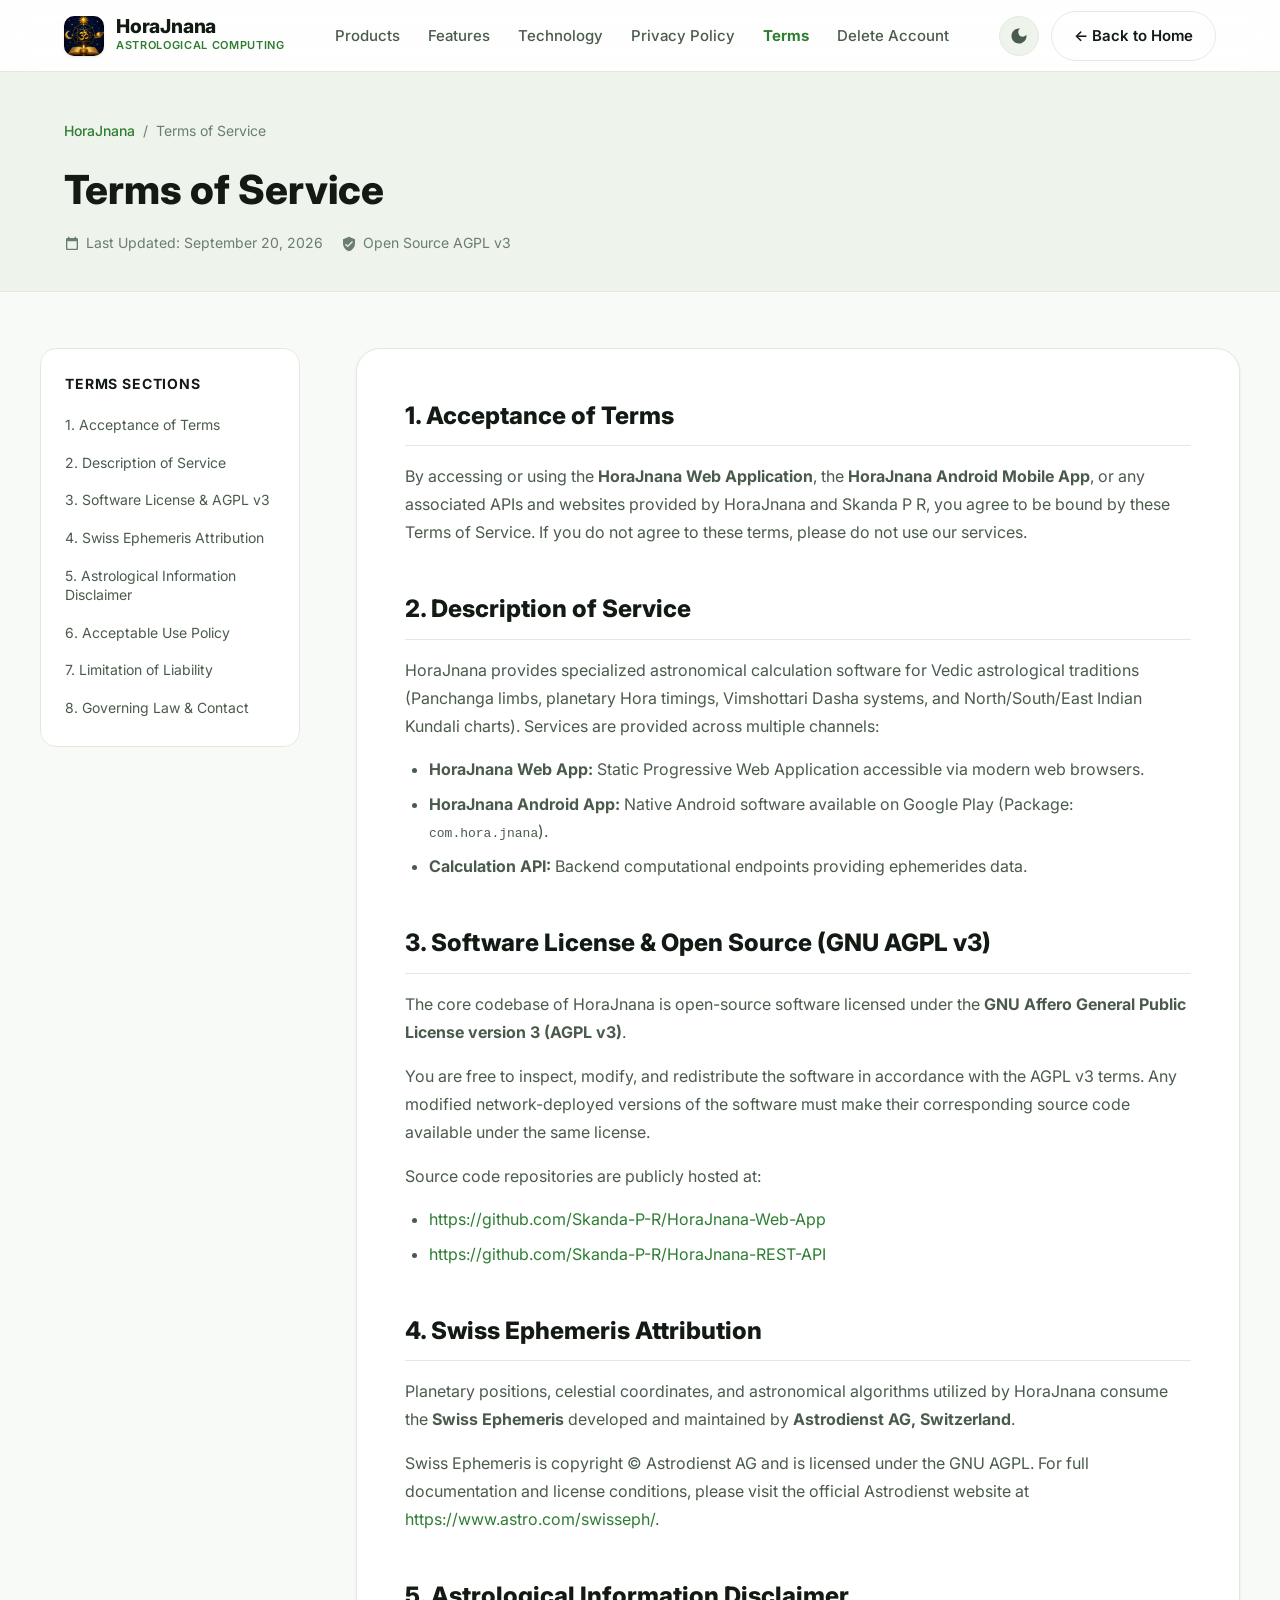
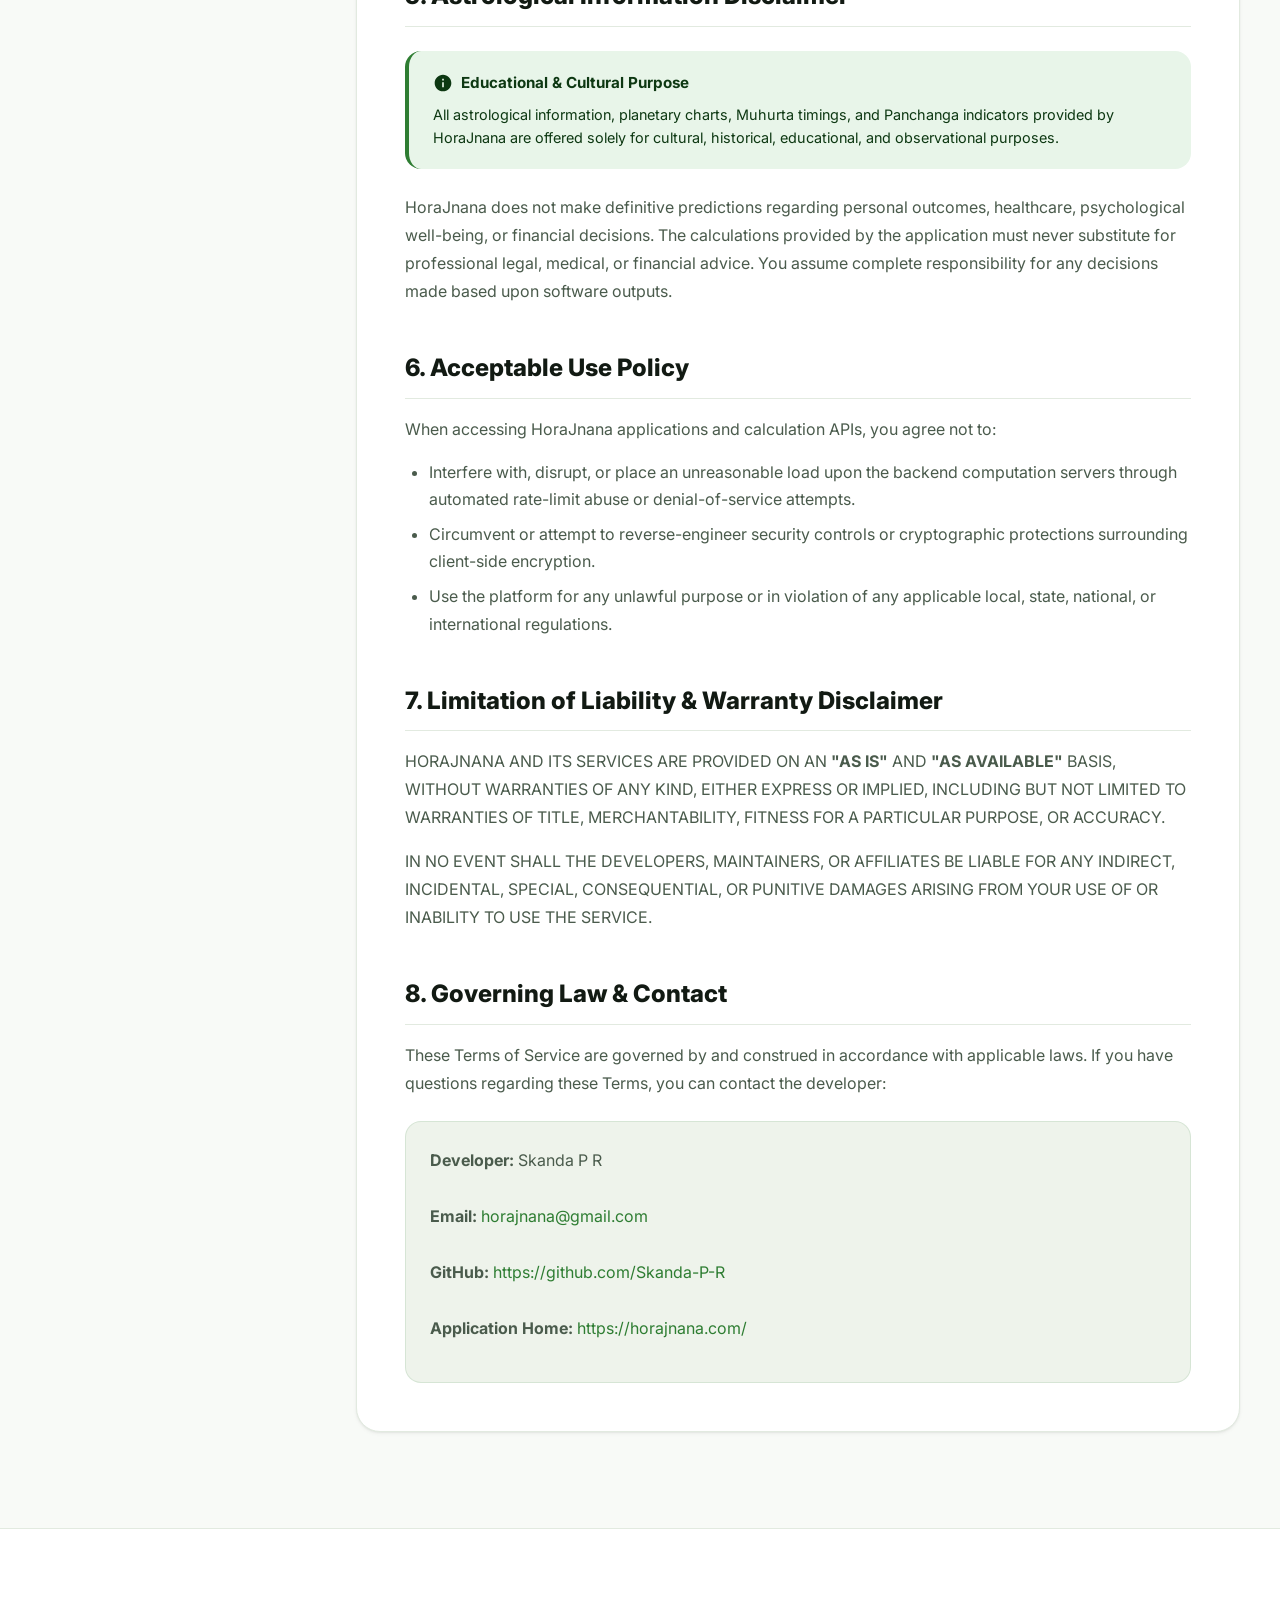
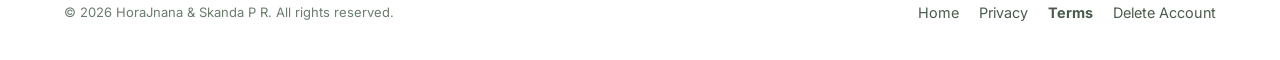
<file: terms.html>
<!DOCTYPE html>
<html lang="en" data-theme="light">
<head>
  <meta charset="UTF-8">
  <meta name="viewport" content="width=device-width, initial-scale=1.0">
  <title>Terms of Service | HoraJnana</title>

  <!-- SEO & Meta -->
  <meta name="description" content="Official Terms of Service for HoraJnana application, web app, and calculation services.">
  <meta name="author" content="Skanda P R">

  <!-- Favicons -->
  <link rel="icon" type="image/png" href="assets/icon.png">
  <link rel="apple-touch-icon" href="apple-touch-icon.png">

  <!-- Google Fonts -->
  <link rel="preconnect" href="https://fonts.googleapis.com">
  <link rel="preconnect" href="https://fonts.gstatic.com" crossorigin>
  <link href="https://fonts.googleapis.com/css2?family=Inter:wght@400;500;600;700;800&amp;family=Noto+Sans+Kannada:wght@400;600;700&amp;display=swap" rel="stylesheet">

  <!-- Stylesheets -->
  <link rel="stylesheet" href="css/theme.css">
  <link rel="stylesheet" href="css/style.css">
  <link rel="stylesheet" href="css/legal.css">
</head>
<body>

  <!-- Site Header -->
  <header class="site-header">
    <div class="container nav-container">
      <a href="index.html" class="brand-link" aria-label="HoraJnana Home">
        <img src="assets/icon.png" alt="HoraJnana Logo" class="brand-logo">
        <div class="brand-text">
          <span class="brand-title">HoraJnana</span>
          <span class="brand-subtitle">Astrological Computing</span>
        </div>
      </a>

      <nav class="nav-menu" aria-label="Navigation">
        <a href="index.html#products" class="nav-link">Products</a>
        <a href="index.html#features" class="nav-link">Features</a>
        <a href="index.html#technology" class="nav-link">Technology</a>
        <a href="privacy.html" class="nav-link">Privacy Policy</a>
        <a href="terms.html" class="nav-link" style="color: var(--color-primary); font-weight: 700;">Terms</a>
        <a href="delete-account.html" class="nav-link">Delete Account</a>
      </nav>

      <div class="nav-actions">
        <button id="theme-toggle-btn" class="theme-toggle-btn" aria-label="Toggle Theme">
          <svg id="theme-icon-sun" viewBox="0 0 24 24" style="display: none;">
            <path d="M12 7c-2.76 0-5 2.24-5 5s2.24 5 5 5 5-2.24 5-5-2.24-5-5-5zM2 13h2c.55 0 1-.45 1-1s-.45-1-1-1H2c-.55 0-1 .45-1 1s.45 1 1 1zm18 0h2c.55 0 1-.45 1-1s-.45-1-1-1h-2c-.55 0-1 .45-1 1s.45 1 1 1zM11 2v2c0 .55.45 1 1 1s1-.45 1-1V2c0-.55-.45-1-1-1s-1 .45-1 1zm0 18v2c0 .55.45 1 1 1s1-.45 1-1v-2c0-.55-.45-1-1-1s-1 .45-1 1zM5.99 4.58c-.39-.39-1.03-.39-1.41 0s-.39 1.03 0 1.41l1.06 1.06c.39.39 1.03.39 1.41 0s.39-1.03 0-1.41L5.99 4.58zm12.37 12.37c-.39-.39-1.03-.39-1.41 0s-.39 1.03 0 1.41l1.06 1.06c.39.39 1.03.39 1.41 0s.39-1.03 0-1.41l-1.06-1.06zm1.06-10.96c.39-.39.39-1.03 0-1.41s-1.03-.39-1.41 0l-1.06 1.06c-.39.39-.39 1.03 0 1.41s1.03.39 1.41 0l1.06-1.06zM7.05 18.36c.39-.39.39-1.03 0-1.41s-1.03-.39-1.41 0l-1.06 1.06c-.39.39-.39 1.03 0 1.41s1.03.39 1.41 0l1.06-1.06z"/>
          </svg>
          <svg id="theme-icon-moon" viewBox="0 0 24 24">
            <path d="M12 3c-4.97 0-9 4.03-9 9s4.03 9 9 9 9-4.03 9-9c0-.46-.04-.92-.1-1.36-.98 1.37-2.58 2.26-4.4 2.26-2.98 0-5.4-2.42-5.4-5.4 0-1.81.89-3.42 2.26-4.4-.44-.06-.9-.1-1.36-.1z"/>
          </svg>
        </button>

        <a href="index.html" class="btn btn-outlined">
          <span>&larr; Back to Home</span>
        </a>
      </div>
    </div>
  </header>

  <!-- Legal Header Banner -->
  <section class="legal-header">
    <div class="container">
      <div class="legal-breadcrumb">
        <a href="index.html">HoraJnana</a>
        <span>/</span>
        <span>Terms of Service</span>
      </div>
      <h1 class="legal-title">Terms of Service</h1>
      <div class="legal-meta">
        <div class="legal-meta-item">
          <svg viewBox="0 0 24 24" style="width: 16px; height: 16px; fill: currentColor;"><path d="M19 3h-1V1h-2v2H8V1H6v2H5c-1.11 0-1.99.9-1.99 2L3 19c0 1.1.89 2 2 2h14c1.1 0 2-.9 2-2V5c0-1.1-.9-2-2-2zm0 16H5V8h14v11z"/></svg>
          <span>Last Updated: September 20, 2026</span>
        </div>
        <div class="legal-meta-item">
          <svg viewBox="0 0 24 24" style="width: 16px; height: 16px; fill: currentColor;"><path d="M12 1L3 5v6c0 5.55 3.84 10.74 9 12 5.16-1.26 9-6.45 9-12V5l-9-4zm-2 16l-4-4 1.41-1.41L10 14.17l6.59-6.59L18 9l-8 8z"/></svg>
          <span>Open Source AGPL v3</span>
        </div>
      </div>
    </div>
  </section>

  <!-- Legal Main Content Area -->
  <div class="container legal-layout">
    <!-- Sidebar Navigation -->
    <aside class="legal-sidebar">
      <div class="legal-toc-title">Terms Sections</div>
      <ul class="legal-toc-list">
        <li><a href="#acceptance" class="legal-toc-link">1. Acceptance of Terms</a></li>
        <li><a href="#description" class="legal-toc-link">2. Description of Service</a></li>
        <li><a href="#license" class="legal-toc-link">3. Software License &amp; AGPL v3</a></li>
        <li><a href="#ephemeris" class="legal-toc-link">4. Swiss Ephemeris Attribution</a></li>
        <li><a href="#disclaimer" class="legal-toc-link">5. Astrological Information Disclaimer</a></li>
        <li><a href="#acceptable-use" class="legal-toc-link">6. Acceptable Use Policy</a></li>
        <li><a href="#liability" class="legal-toc-link">7. Limitation of Liability</a></li>
        <li><a href="#governing" class="legal-toc-link">8. Governing Law &amp; Contact</a></li>
      </ul>
    </aside>

    <!-- Document Body -->
    <main class="legal-content">
      <!-- Section 1 -->
      <section id="acceptance" class="legal-section">
        <h2>1. Acceptance of Terms</h2>
        <p>
          By accessing or using the <strong>HoraJnana Web Application</strong>, the <strong>HoraJnana Android Mobile App</strong>, or any associated APIs and websites provided by HoraJnana and Skanda P R, you agree to be bound by these Terms of Service. If you do not agree to these terms, please do not use our services.
        </p>
      </section>

      <!-- Section 2 -->
      <section id="description" class="legal-section">
        <h2>2. Description of Service</h2>
        <p>
          HoraJnana provides specialized astronomical calculation software for Vedic astrological traditions (Panchanga limbs, planetary Hora timings, Vimshottari Dasha systems, and North/South/East Indian Kundali charts). Services are provided across multiple channels:
        </p>
        <ul>
          <li><strong>HoraJnana Web App:</strong> Static Progressive Web Application accessible via modern web browsers.</li>
          <li><strong>HoraJnana Android App:</strong> Native Android software available on Google Play (Package: <code>com.hora.jnana</code>).</li>
          <li><strong>Calculation API:</strong> Backend computational endpoints providing ephemerides data.</li>
        </ul>
      </section>

      <!-- Section 3 -->
      <section id="license" class="legal-section">
        <h2>3. Software License &amp; Open Source (GNU AGPL v3)</h2>
        <p>
          The core codebase of HoraJnana is open-source software licensed under the <strong>GNU Affero General Public License version 3 (AGPL v3)</strong>.
        </p>
        <p>
          You are free to inspect, modify, and redistribute the software in accordance with the AGPL v3 terms. Any modified network-deployed versions of the software must make their corresponding source code available under the same license.
        </p>
        <p>
          Source code repositories are publicly hosted at:
        </p>
        <ul>
          <li><a href="https://github.com/Skanda-P-R/HoraJnana-Web-App" target="_blank" rel="noopener noreferrer">https://github.com/Skanda-P-R/HoraJnana-Web-App</a></li>
          <li><a href="https://github.com/Skanda-P-R/HoraJnana-REST-API" target="_blank" rel="noopener noreferrer">https://github.com/Skanda-P-R/HoraJnana-REST-API</a></li>
        </ul>
      </section>

      <!-- Section 4 -->
      <section id="ephemeris" class="legal-section">
        <h2>4. Swiss Ephemeris Attribution</h2>
        <p>
          Planetary positions, celestial coordinates, and astronomical algorithms utilized by HoraJnana consume the <strong>Swiss Ephemeris</strong> developed and maintained by <strong>Astrodienst AG, Switzerland</strong>.
        </p>
        <p>
          Swiss Ephemeris is copyright &copy; Astrodienst AG and is licensed under the GNU AGPL. For full documentation and license conditions, please visit the official Astrodienst website at <a href="https://www.astro.com/swisseph/" target="_blank" rel="noopener noreferrer">https://www.astro.com/swisseph/</a>.
        </p>
      </section>

      <!-- Section 5 -->
      <section id="disclaimer" class="legal-section">
        <h2>5. Astrological Information Disclaimer</h2>
        <div class="legal-alert legal-alert-primary">
          <div class="legal-alert-title">
            <svg viewBox="0 0 24 24" style="width: 20px; height: 20px; fill: currentColor;"><path d="M12 2C6.48 2 2 6.48 2 12s4.48 10 10 10 10-4.48 10-10S17.52 2 12 2zm1 15h-2v-6h2v6zm0-8h-2V7h2v2z"/></svg>
            <span>Educational &amp; Cultural Purpose</span>
          </div>
          <div class="legal-alert-body">
            All astrological information, planetary charts, Muhurta timings, and Panchanga indicators provided by HoraJnana are offered solely for cultural, historical, educational, and observational purposes.
          </div>
        </div>
        <p>
          HoraJnana does not make definitive predictions regarding personal outcomes, healthcare, psychological well-being, or financial decisions. The calculations provided by the application must never substitute for professional legal, medical, or financial advice. You assume complete responsibility for any decisions made based upon software outputs.
        </p>
      </section>

      <!-- Section 6 -->
      <section id="acceptable-use" class="legal-section">
        <h2>6. Acceptable Use Policy</h2>
        <p>
          When accessing HoraJnana applications and calculation APIs, you agree not to:
        </p>
        <ul>
          <li>Interfere with, disrupt, or place an unreasonable load upon the backend computation servers through automated rate-limit abuse or denial-of-service attempts.</li>
          <li>Circumvent or attempt to reverse-engineer security controls or cryptographic protections surrounding client-side encryption.</li>
          <li>Use the platform for any unlawful purpose or in violation of any applicable local, state, national, or international regulations.</li>
        </ul>
      </section>

      <!-- Section 7 -->
      <section id="liability" class="legal-section">
        <h2>7. Limitation of Liability &amp; Warranty Disclaimer</h2>
        <p>
          HORAJNANA AND ITS SERVICES ARE PROVIDED ON AN <strong>"AS IS"</strong> AND <strong>"AS AVAILABLE"</strong> BASIS, WITHOUT WARRANTIES OF ANY KIND, EITHER EXPRESS OR IMPLIED, INCLUDING BUT NOT LIMITED TO WARRANTIES OF TITLE, MERCHANTABILITY, FITNESS FOR A PARTICULAR PURPOSE, OR ACCURACY.
        </p>
        <p>
          IN NO EVENT SHALL THE DEVELOPERS, MAINTAINERS, OR AFFILIATES BE LIABLE FOR ANY INDIRECT, INCIDENTAL, SPECIAL, CONSEQUENTIAL, OR PUNITIVE DAMAGES ARISING FROM YOUR USE OF OR INABILITY TO USE THE SERVICE.
        </p>
      </section>

      <!-- Section 8 -->
      <section id="governing" class="legal-section">
        <h2>8. Governing Law &amp; Contact</h2>
        <p>
          These Terms of Service are governed by and construed in accordance with applicable laws. If you have questions regarding these Terms, you can contact the developer:
        </p>
        <div class="legal-contact-box">
          <p><strong>Developer:</strong> Skanda P R</p>
          <p><strong>Email:</strong> <a href="mailto:horajnana@gmail.com">horajnana@gmail.com</a></p>
          <p><strong>GitHub:</strong> <a href="https://github.com/Skanda-P-R" target="_blank" rel="noopener noreferrer">https://github.com/Skanda-P-R</a></p>
          <p><strong>Application Home:</strong> <a href="https://horajnana.com/">https://horajnana.com/</a></p>
        </div>
      </section>
    </main>
  </div>

  <!-- Site Footer -->
  <footer class="site-footer">
    <div class="container">
      <div class="footer-bottom" style="border-top: none; padding-top: 0;">
        <p>&copy; 2026 HoraJnana &amp; Skanda P R. All rights reserved.</p>
        <div class="footer-legal-links">
          <a href="index.html" class="footer-link">Home</a>
          <a href="privacy.html" class="footer-link">Privacy</a>
          <a href="terms.html" class="footer-link" style="font-weight: 700;">Terms</a>
          <a href="delete-account.html" class="footer-link">Delete Account</a>
        </div>
      </div>
    </div>
  </footer>

  <!-- Theme Script -->
  <script>
    const themeToggleBtn = document.getElementById('theme-toggle-btn');
    const sunIcon = document.getElementById('theme-icon-sun');
    const moonIcon = document.getElementById('theme-icon-moon');
    const htmlEl = document.documentElement;

    function applyTheme(theme) {
      htmlEl.setAttribute('data-theme', theme);
      localStorage.setItem('horajnana_theme', theme);
      if (theme === 'dark') {
        sunIcon.style.display = 'block';
        moonIcon.style.display = 'none';
      } else {
        sunIcon.style.display = 'none';
        moonIcon.style.display = 'block';
      }
    }

    const savedTheme = localStorage.getItem('horajnana_theme') || 
      (window.matchMedia && window.matchMedia('(prefers-color-scheme: dark)').matches ? 'dark' : 'light');
    applyTheme(savedTheme);

    themeToggleBtn.addEventListener('click', () => {
      const current = htmlEl.getAttribute('data-theme');
      applyTheme(current === 'dark' ? 'light' : 'dark');
    });
  </script>
</body>
</html>
</file>
<file: css/theme.css>
﻿/* ==========================================================================
   HoraJnana Design System Tokens (Material Design 3 + Vedic Palette)
   ========================================================================== */

:root {
  /* Brand Palettes - Emerald Vedic Green & Celestial Gold */
  --color-primary: #2E7D32;
  --color-primary-hover: #256628;
  --color-primary-light: #43A047;
  --color-primary-container: #E8F5E9;
  --color-on-primary-container: #0D3812;

  --color-gold: #F59E0B;
  --color-gold-light: #FDE68A;
  --color-gold-glow: rgba(245, 158, 11, 0.18);

  --color-accent: #0284C7;
  --color-accent-container: #E0F2FE;

  /* Neutrals (Light Mode Default) */
  --bg-page: #F8FAF7;
  --bg-surface: #FFFFFF;
  --bg-surface-raised: #FFFFFF;
  --bg-surface-variant: #EEF3EB;
  --bg-surface-glass: rgba(255, 255, 255, 0.82);

  --text-primary: #121A13;
  --text-secondary: #4A5B4C;
  --text-muted: #6B7D6E;
  --text-inverse: #FFFFFF;

  --border-light: rgba(46, 125, 50, 0.12);
  --border-subtle: #E2EAE0;
  --border-focus: #2E7D32;

  /* Shadows & Elevations */
  --shadow-sm: 0 2px 4px rgba(18, 26, 19, 0.04), 0 1px 2px rgba(18, 26, 19, 0.06);
  --shadow-md: 0 4px 12px rgba(18, 26, 19, 0.08), 0 2px 6px rgba(18, 26, 19, 0.04);
  --shadow-lg: 0 12px 32px rgba(18, 26, 19, 0.10), 0 4px 12px rgba(18, 26, 19, 0.05);
  --shadow-glow: 0 0 24px rgba(46, 125, 50, 0.22);
  --shadow-gold-glow: 0 0 28px rgba(245, 158, 11, 0.25);

  /* Radii */
  --radius-xs: 6px;
  --radius-sm: 10px;
  --radius-md: 16px;
  --radius-lg: 24px;
  --radius-xl: 32px;
  --radius-full: 9999px;

  /* Typography */
  --font-sans: 'Inter', -apple-system, BlinkMacSystemFont, "Segoe UI", Roboto, "Helvetica Neue", sans-serif;
  --font-kannada: 'Noto Sans Kannada', 'Inter', sans-serif;

  /* Layout */
  --max-width: 1200px;
  --nav-height: 72px;
  --transition-fast: 0.18s cubic-bezier(0.4, 0, 0.2, 1);
  --transition-normal: 0.28s cubic-bezier(0.4, 0, 0.2, 1);
}

/* Dark Theme Support */
[data-theme="dark"] {
  --bg-page: #0D150E;
  --bg-surface: #141E15;
  --bg-surface-raised: #1A261B;
  --bg-surface-variant: #1F2D20;
  --bg-surface-glass: rgba(20, 30, 21, 0.85);

  --text-primary: #F0F5EF;
  --text-secondary: #BDCBD0;
  --text-muted: #849687;
  --text-inverse: #0D150E;

  --border-light: rgba(76, 175, 80, 0.18);
  --border-subtle: rgba(255, 255, 255, 0.08);

  --color-primary: #4CAF50;
  --color-primary-hover: #66BB6A;
  --color-primary-light: #81C784;
  --color-primary-container: rgba(76, 175, 80, 0.18);
  --color-on-primary-container: #A5D6A7;

  --shadow-sm: 0 2px 4px rgba(0, 0, 0, 0.35);
  --shadow-md: 0 6px 18px rgba(0, 0, 0, 0.45);
  --shadow-lg: 0 16px 38px rgba(0, 0, 0, 0.60);
  --shadow-glow: 0 0 30px rgba(76, 175, 80, 0.25);
}
</file>
<file: css/style.css>
﻿/* ==========================================================================
   HoraJnana Landing Page - Main Stylesheet
   ========================================================================== */

*, *::before, *::after {
  box-sizing: border-box;
  margin: 0;
  padding: 0;
}

html {
  font-family: var(--font-sans);
  background-color: var(--bg-page);
  color: var(--text-primary);
  scroll-behavior: smooth;
  -webkit-font-smoothing: antialiased;
  -moz-osx-font-smoothing: grayscale;
}

body {
  min-height: 100vh;
  display: flex;
  flex-direction: column;
  line-height: 1.6;
  overflow-x: hidden;
  transition: background-color var(--transition-normal), color var(--transition-normal);
}

a {
  color: var(--color-primary);
  text-decoration: none;
  transition: color var(--transition-fast);
}

a:hover {
  color: var(--color-primary-hover);
}

img {
  max-width: 100%;
  height: auto;
  display: block;
}

/* ==========================================================================
   Layout Containers & Utilities
   ========================================================================== */

.container {
  width: 100%;
  max-width: var(--max-width);
  margin-left: auto;
  margin-right: auto;
  padding-left: 24px;
  padding-right: 24px;
}

.section {
  padding: 96px 0;
  position: relative;
}

.section-sm {
  padding: 56px 0;
}

.section-title-wrap {
  text-align: center;
  max-width: 720px;
  margin: 0 auto 56px;
}

.section-tag {
  display: inline-flex;
  align-items: center;
  gap: 8px;
  font-size: 0.8125rem;
  font-weight: 700;
  text-transform: uppercase;
  letter-spacing: 0.08em;
  color: var(--color-primary);
  background-color: var(--color-primary-container);
  padding: 6px 14px;
  border-radius: var(--radius-full);
  margin-bottom: 16px;
}

.section-title {
  font-size: clamp(2rem, 3.5vw, 2.75rem);
  font-weight: 800;
  line-height: 1.2;
  color: var(--text-primary);
  letter-spacing: -0.02em;
  margin-bottom: 16px;
}

.section-desc {
  font-size: 1.125rem;
  color: var(--text-secondary);
  line-height: 1.65;
}

.text-gradient {
  background: linear-gradient(135deg, var(--color-primary) 0%, #10B981 100%);
  -webkit-background-clip: text;
  -webkit-text-fill-color: transparent;
}

.text-gold {
  background: linear-gradient(135deg, #D97706 0%, #F59E0B 100%);
  -webkit-background-clip: text;
  -webkit-text-fill-color: transparent;
}

/* ==========================================================================
   Header & Navigation
   ========================================================================== */

.site-header {
  position: sticky;
  top: 0;
  z-index: 100;
  height: var(--nav-height);
  background: var(--bg-surface-glass);
  backdrop-filter: blur(16px);
  -webkit-backdrop-filter: blur(16px);
  border-bottom: 1px solid var(--border-subtle);
  transition: background-color var(--transition-normal), border-color var(--transition-normal);
}

.nav-container {
  display: flex;
  align-items: center;
  justify-content: space-between;
  height: 100%;
}

.brand-link {
  display: flex;
  align-items: center;
  gap: 12px;
  text-decoration: none;
  color: var(--text-primary);
  font-weight: 800;
  font-size: 1.25rem;
  letter-spacing: -0.01em;
}

.brand-logo {
  width: 40px;
  height: 40px;
  border-radius: var(--radius-sm);
  box-shadow: var(--shadow-sm);
}

.brand-text {
  display: flex;
  flex-direction: column;
}

.brand-title {
  font-size: 1.2rem;
  font-weight: 800;
  line-height: 1.1;
  color: var(--text-primary);
}

.brand-subtitle {
  font-size: 0.6875rem;
  font-weight: 600;
  text-transform: uppercase;
  letter-spacing: 0.06em;
  color: var(--color-primary);
}

.nav-menu {
  display: flex;
  align-items: center;
  list-style: none;
  gap: 28px;
}

.nav-link {
  font-size: 0.9375rem;
  font-weight: 500;
  color: var(--text-secondary);
  transition: color var(--transition-fast);
  padding: 6px 0;
}

.nav-link:hover {
  color: var(--color-primary);
}

.nav-actions {
  display: flex;
  align-items: center;
  gap: 12px;
}

.theme-toggle-btn {
  background: var(--bg-surface-variant);
  border: 1px solid var(--border-subtle);
  border-radius: var(--radius-full);
  width: 40px;
  height: 40px;
  display: flex;
  align-items: center;
  justify-content: center;
  cursor: pointer;
  color: var(--text-secondary);
  transition: all var(--transition-fast);
}

.theme-toggle-btn:hover {
  color: var(--color-primary);
  border-color: var(--color-primary);
  background: var(--bg-surface-raised);
}

.theme-toggle-btn svg {
  width: 20px;
  height: 20px;
  fill: currentColor;
}

.mobile-menu-btn {
  display: none;
  background: none;
  border: none;
  cursor: pointer;
  padding: 8px;
  color: var(--text-primary);
}

.mobile-menu-btn svg {
  width: 26px;
  height: 26px;
  fill: currentColor;
}

/* ==========================================================================
   Buttons & Badges
   ========================================================================== */

.btn {
  display: inline-flex;
  align-items: center;
  justify-content: center;
  gap: 8px;
  padding: 12px 22px;
  font-size: 0.9375rem;
  font-weight: 600;
  border-radius: var(--radius-full);
  border: 1px solid transparent;
  cursor: pointer;
  transition: all var(--transition-fast);
  text-decoration: none;
  white-space: nowrap;
}

.btn-primary {
  background-color: var(--color-primary);
  color: #FFFFFF;
  box-shadow: var(--shadow-sm);
}

.btn-primary:hover {
  background-color: var(--color-primary-hover);
  color: #FFFFFF;
  transform: translateY(-1px);
  box-shadow: var(--shadow-md);
}

.btn-outlined {
  background-color: transparent;
  border-color: var(--border-subtle);
  color: var(--text-primary);
}

.btn-outlined:hover {
  border-color: var(--color-primary);
  color: var(--color-primary);
  background-color: var(--bg-surface-variant);
}

.btn-white {
  background-color: #FFFFFF;
  color: #121A13;
  box-shadow: var(--shadow-md);
}

.btn-white:hover {
  background-color: #F8FAF7;
  color: #121A13;
  transform: translateY(-1px);
}

.btn-play-store {
  display: inline-flex;
  align-items: center;
  gap: 10px;
  background: #000000;
  color: #FFFFFF;
  padding: 8px 18px;
  border-radius: var(--radius-sm);
  transition: transform var(--transition-fast), box-shadow var(--transition-fast);
  border: 1px solid rgba(255, 255, 255, 0.15);
  box-shadow: var(--shadow-sm);
}

.btn-play-store:hover {
  transform: translateY(-2px);
  box-shadow: var(--shadow-md);
  color: #FFFFFF;
}

.btn-play-store svg {
  width: 26px;
  height: 26px;
  fill: currentColor;
}

.btn-play-store-text {
  display: flex;
  flex-direction: column;
  text-align: left;
  line-height: 1.15;
}

.btn-play-store-sub {
  font-size: 0.65rem;
  text-transform: uppercase;
  letter-spacing: 0.06em;
  opacity: 0.8;
}

.btn-play-store-main {
  font-size: 1rem;
  font-weight: 700;
}

/* ==========================================================================
   Hero Section
   ========================================================================== */

.hero-section {
  padding: 80px 0 100px;
  position: relative;
  overflow: hidden;
}

.hero-bg-glow {
  position: absolute;
  top: -200px;
  left: 50%;
  transform: translateX(-50%);
  width: 900px;
  height: 600px;
  background: radial-gradient(circle, rgba(46, 125, 50, 0.15) 0%, rgba(245, 158, 11, 0.08) 50%, rgba(0, 0, 0, 0) 70%);
  z-index: 0;
  pointer-events: none;
  filter: blur(40px);
}

.hero-grid {
  position: relative;
  z-index: 1;
  display: grid;
  grid-template-columns: 1.15fr 0.85fr;
  gap: 48px;
  align-items: center;
}

.hero-content {
  display: flex;
  flex-direction: column;
  align-items: flex-start;
}

.hero-badge {
  display: inline-flex;
  align-items: center;
  gap: 8px;
  background-color: var(--color-primary-container);
  color: var(--color-on-primary-container);
  font-size: 0.875rem;
  font-weight: 600;
  padding: 8px 16px;
  border-radius: var(--radius-full);
  margin-bottom: 24px;
  border: 1px solid rgba(46, 125, 50, 0.2);
}

.hero-title {
  font-size: clamp(2.4rem, 4.5vw, 3.75rem);
  font-weight: 900;
  line-height: 1.12;
  letter-spacing: -0.03em;
  color: var(--text-primary);
  margin-bottom: 24px;
}

.hero-subtitle {
  font-size: 1.25rem;
  line-height: 1.6;
  color: var(--text-secondary);
  margin-bottom: 36px;
  max-width: 580px;
}

.hero-cta-group {
  display: flex;
  align-items: center;
  flex-wrap: wrap;
  gap: 16px;
  margin-bottom: 36px;
}

.hero-trust-row {
  display: flex;
  align-items: center;
  gap: 24px;
  font-size: 0.875rem;
  color: var(--text-muted);
  padding-top: 12px;
  border-top: 1px solid var(--border-subtle);
  width: 100%;
}

.hero-trust-item {
  display: flex;
  align-items: center;
  gap: 6px;
}

.hero-trust-item svg {
  width: 16px;
  height: 16px;
  fill: var(--color-primary);
}

/* Device Mockup Preview */
.hero-visual {
  display: flex;
  justify-content: center;
  position: relative;
}

.phone-mockup-wrap {
  position: relative;
  width: 310px;
  height: 620px;
  border: 10px solid #1A1F1B;
  border-radius: 46px;
  background-color: #000000;
  box-shadow: 0 25px 60px -15px rgba(0, 0, 0, 0.35), var(--shadow-glow);
  overflow: hidden;
}

.phone-screen-img {
  width: 100%;
  height: 100%;
  object-fit: cover;
  display: block;
}

.phone-notch {
  position: absolute;
  top: 0;
  left: 50%;
  transform: translateX(-50%);
  width: 120px;
  height: 22px;
  background-color: #1A1F1B;
  border-bottom-left-radius: 14px;
  border-bottom-right-radius: 14px;
  z-index: 10;
}

/* Floating Glass Cards on Hero */
.floating-stat-card {
  position: absolute;
  background: var(--bg-surface-glass);
  backdrop-filter: blur(12px);
  -webkit-backdrop-filter: blur(12px);
  border: 1px solid var(--border-light);
  border-radius: var(--radius-md);
  padding: 14px 18px;
  box-shadow: var(--shadow-lg);
  display: flex;
  align-items: center;
  gap: 12px;
  z-index: 20;
}

.floating-stat-card.card-left {
  top: 15%;
  left: -40px;
}

.floating-stat-card.card-right {
  bottom: 18%;
  right: -36px;
}

.stat-icon-circle {
  width: 42px;
  height: 42px;
  border-radius: var(--radius-full);
  display: flex;
  align-items: center;
  justify-content: center;
  flex-shrink: 0;
}

.stat-icon-circle.green {
  background: var(--color-primary-container);
  color: var(--color-primary);
}

.stat-icon-circle.gold {
  background: var(--color-gold-glow);
  color: var(--color-gold);
}

.stat-icon-circle svg {
  width: 22px;
  height: 22px;
  fill: currentColor;
}

.stat-info-title {
  font-size: 0.8125rem;
  color: var(--text-muted);
  font-weight: 500;
}

.stat-info-val {
  font-size: 1rem;
  font-weight: 700;
  color: var(--text-primary);
}

/* ==========================================================================
   Trust / Stats Bar
   ========================================================================== */

.trust-bar {
  background-color: var(--bg-surface);
  border-top: 1px solid var(--border-subtle);
  border-bottom: 1px solid var(--border-subtle);
  padding: 36px 0;
}

.trust-grid {
  display: grid;
  grid-template-columns: repeat(4, 1fr);
  gap: 32px;
}

.trust-card {
  display: flex;
  flex-direction: column;
  gap: 6px;
  text-align: center;
  align-items: center;
}

.trust-number {
  font-size: 1.85rem;
  font-weight: 800;
  color: var(--color-primary);
  line-height: 1.1;
}

.trust-label {
  font-size: 0.9375rem;
  font-weight: 600;
  color: var(--text-primary);
}

.trust-sub {
  font-size: 0.8125rem;
  color: var(--text-muted);
}

/* ==========================================================================
   Products & Ecosystem
   ========================================================================== */

.product-grid {
  display: grid;
  grid-template-columns: repeat(3, 1fr);
  gap: 28px;
}

.product-card {
  background-color: var(--bg-surface);
  border: 1px solid var(--border-subtle);
  border-radius: var(--radius-lg);
  padding: 36px 28px;
  display: flex;
  flex-direction: column;
  transition: all var(--transition-normal);
  position: relative;
  overflow: hidden;
}

.product-card::before {
  content: '';
  position: absolute;
  top: 0;
  left: 0;
  right: 0;
  height: 4px;
  background: var(--color-primary);
  opacity: 0;
  transition: opacity var(--transition-fast);
}

.product-card:hover {
  transform: translateY(-6px);
  box-shadow: var(--shadow-lg);
  border-color: var(--border-light);
}

.product-card:hover::before {
  opacity: 1;
}

.product-card.featured {
  border-color: var(--color-primary);
  background: linear-gradient(180deg, var(--bg-surface) 0%, var(--bg-surface-variant) 100%);
  box-shadow: var(--shadow-md);
}

.product-badge-pill {
  align-self: flex-start;
  font-size: 0.75rem;
  font-weight: 700;
  text-transform: uppercase;
  letter-spacing: 0.06em;
  padding: 4px 10px;
  border-radius: var(--radius-full);
  margin-bottom: 20px;
}

.product-badge-pill.green {
  background-color: var(--color-primary-container);
  color: var(--color-primary);
}

.product-badge-pill.gold {
  background-color: var(--color-gold-glow);
  color: var(--color-gold);
}

.product-card-title {
  font-size: 1.5rem;
  font-weight: 700;
  margin-bottom: 12px;
  color: var(--text-primary);
}

.product-card-desc {
  font-size: 0.9375rem;
  color: var(--text-secondary);
  margin-bottom: 24px;
  line-height: 1.6;
}

.product-features-list {
  list-style: none;
  display: flex;
  flex-direction: column;
  gap: 12px;
  margin-bottom: 32px;
  flex-grow: 1;
}

.product-feature-item {
  display: flex;
  align-items: flex-start;
  gap: 10px;
  font-size: 0.875rem;
  color: var(--text-secondary);
}

.product-feature-item svg {
  width: 18px;
  height: 18px;
  fill: var(--color-primary);
  flex-shrink: 0;
  margin-top: 2px;
}

.product-card-actions {
  display: flex;
  flex-direction: column;
  gap: 12px;
}

/* ==========================================================================
   Core Features Grid
   ========================================================================== */

.features-grid {
  display: grid;
  grid-template-columns: repeat(3, 1fr);
  gap: 28px;
}

.feature-card {
  background-color: var(--bg-surface);
  border: 1px solid var(--border-subtle);
  border-radius: var(--radius-lg);
  padding: 32px;
  transition: all var(--transition-normal);
  display: flex;
  flex-direction: column;
  gap: 16px;
}

.feature-card:hover {
  transform: translateY(-4px);
  box-shadow: var(--shadow-md);
  border-color: var(--border-light);
}

.feature-icon-box {
  width: 52px;
  height: 52px;
  border-radius: var(--radius-md);
  background-color: var(--color-primary-container);
  color: var(--color-primary);
  display: flex;
  align-items: center;
  justify-content: center;
  margin-bottom: 4px;
}

.feature-icon-box svg {
  width: 26px;
  height: 26px;
  fill: currentColor;
}

.feature-card-title {
  font-size: 1.25rem;
  font-weight: 700;
  color: var(--text-primary);
}

.feature-card-desc {
  font-size: 0.9375rem;
  color: var(--text-secondary);
  line-height: 1.6;
}

/* ==========================================================================
   Screenshot Gallery Showcase
   ========================================================================== */

.showcase-wrapper {
  background-color: var(--bg-surface-variant);
  border-radius: var(--radius-xl);
  padding: 48px;
  border: 1px solid var(--border-subtle);
}

.showcase-tabs {
  display: flex;
  justify-content: center;
  gap: 12px;
  flex-wrap: wrap;
  margin-bottom: 40px;
}

.showcase-tab-btn {
  background: var(--bg-surface);
  border: 1px solid var(--border-subtle);
  border-radius: var(--radius-full);
  padding: 10px 20px;
  font-size: 0.875rem;
  font-weight: 600;
  color: var(--text-secondary);
  cursor: pointer;
  transition: all var(--transition-fast);
}

.showcase-tab-btn.active, .showcase-tab-btn:hover {
  background: var(--color-primary);
  color: #FFFFFF;
  border-color: var(--color-primary);
}

.showcase-slider-container {
  display: grid;
  grid-template-columns: 1fr 1fr;
  gap: 48px;
  align-items: center;
}

.showcase-info {
  display: flex;
  flex-direction: column;
  gap: 16px;
}

.showcase-tag {
  font-size: 0.8125rem;
  font-weight: 700;
  color: var(--color-primary);
  text-transform: uppercase;
  letter-spacing: 0.08em;
}

.showcase-headline {
  font-size: 2rem;
  font-weight: 800;
  color: var(--text-primary);
  line-height: 1.25;
}

.showcase-body {
  font-size: 1.05rem;
  color: var(--text-secondary);
  line-height: 1.65;
}

.showcase-bullet-list {
  list-style: none;
  display: flex;
  flex-direction: column;
  gap: 10px;
  margin-top: 8px;
}

.showcase-bullet-item {
  display: flex;
  align-items: center;
  gap: 10px;
  font-size: 0.9375rem;
  color: var(--text-primary);
  font-weight: 500;
}

.showcase-bullet-item svg {
  width: 18px;
  height: 18px;
  fill: var(--color-primary);
}

.showcase-frame {
  display: flex;
  justify-content: center;
}

.showcase-img-box {
  width: 290px;
  height: 580px;
  border: 10px solid #1E2620;
  border-radius: 40px;
  overflow: hidden;
  box-shadow: var(--shadow-lg);
  background: #000;
}

.showcase-img-box img {
  width: 100%;
  height: 100%;
  object-fit: cover;
}

/* ==========================================================================
   Security & OAuth Banner
   ========================================================================== */

.security-card {
  background: linear-gradient(135deg, #162618 0%, #0F1A11 100%);
  color: #FFFFFF;
  border-radius: var(--radius-xl);
  padding: 56px 48px;
  position: relative;
  overflow: hidden;
  border: 1px solid rgba(76, 175, 80, 0.25);
  box-shadow: var(--shadow-lg);
}

.security-card::after {
  content: '';
  position: absolute;
  top: -100px;
  right: -100px;
  width: 350px;
  height: 350px;
  background: radial-gradient(circle, rgba(76, 175, 80, 0.2) 0%, transparent 70%);
  pointer-events: none;
}

.security-grid {
  display: grid;
  grid-template-columns: 1.2fr 0.8fr;
  gap: 40px;
  align-items: center;
  position: relative;
  z-index: 1;
}

.security-title {
  font-size: clamp(1.85rem, 3vw, 2.35rem);
  font-weight: 800;
  margin-bottom: 18px;
  line-height: 1.25;
}

.security-desc {
  font-size: 1.05rem;
  color: #D1E0D3;
  margin-bottom: 28px;
  line-height: 1.65;
}

.security-bullets {
  display: grid;
  grid-template-columns: 1fr 1fr;
  gap: 16px;
  list-style: none;
  margin-bottom: 32px;
}

.security-bullet {
  display: flex;
  align-items: center;
  gap: 10px;
  font-size: 0.9375rem;
  color: #F0F7F1;
}

.security-bullet svg {
  width: 18px;
  height: 18px;
  fill: #81C784;
  flex-shrink: 0;
}

.security-links {
  display: flex;
  align-items: center;
  gap: 16px;
  flex-wrap: wrap;
}

.security-box-badge {
  background: rgba(255, 255, 255, 0.06);
  border: 1px solid rgba(255, 255, 255, 0.12);
  border-radius: var(--radius-lg);
  padding: 32px;
  text-align: center;
  display: flex;
  flex-direction: column;
  align-items: center;
  gap: 12px;
}

.security-badge-icon {
  width: 64px;
  height: 64px;
  border-radius: var(--radius-full);
  background: rgba(76, 175, 80, 0.2);
  color: #81C784;
  display: flex;
  align-items: center;
  justify-content: center;
}

.security-badge-icon svg {
  width: 34px;
  height: 34px;
  fill: currentColor;
}

.security-box-title {
  font-size: 1.2rem;
  font-weight: 700;
}

.security-box-text {
  font-size: 0.875rem;
  color: #BDCBD0;
  line-height: 1.5;
}

/* ==========================================================================
   FAQ Section
   ========================================================================== */

.faq-container {
  max-width: 820px;
  margin: 0 auto;
  display: flex;
  flex-direction: column;
  gap: 16px;
}

.faq-item {
  background-color: var(--bg-surface);
  border: 1px solid var(--border-subtle);
  border-radius: var(--radius-md);
  overflow: hidden;
  transition: border-color var(--transition-fast);
}

.faq-item.active {
  border-color: var(--color-primary);
}

.faq-question-btn {
  width: 100%;
  display: flex;
  justify-content: space-between;
  align-items: center;
  padding: 20px 24px;
  background: none;
  border: none;
  text-align: left;
  font-size: 1.05rem;
  font-weight: 600;
  color: var(--text-primary);
  cursor: pointer;
}

.faq-arrow {
  width: 20px;
  height: 20px;
  fill: var(--text-muted);
  transition: transform var(--transition-fast);
  flex-shrink: 0;
}

.faq-item.active .faq-arrow {
  transform: rotate(180deg);
  fill: var(--color-primary);
}

.faq-answer {
  padding: 0 24px 20px;
  font-size: 0.9375rem;
  color: var(--text-secondary);
  line-height: 1.65;
  display: none;
}

.faq-item.active .faq-answer {
  display: block;
}

/* ==========================================================================
   Footer
   ========================================================================== */

.site-footer {
  background-color: var(--bg-surface);
  border-top: 1px solid var(--border-subtle);
  padding: 72px 0 36px;
  margin-top: auto;
}

.footer-grid {
  display: grid;
  grid-template-columns: 2fr 1fr 1fr 1.2fr;
  gap: 48px;
  margin-bottom: 56px;
}

.footer-brand {
  display: flex;
  flex-direction: column;
  gap: 16px;
}

.footer-brand-desc {
  font-size: 0.9375rem;
  color: var(--text-secondary);
  max-width: 320px;
  line-height: 1.6;
}

.footer-col-title {
  font-size: 0.9375rem;
  font-weight: 700;
  color: var(--text-primary);
  margin-bottom: 20px;
  text-transform: uppercase;
  letter-spacing: 0.06em;
}

.footer-nav-list {
  list-style: none;
  display: flex;
  flex-direction: column;
  gap: 12px;
}

.footer-link {
  font-size: 0.9rem;
  color: var(--text-secondary);
  transition: color var(--transition-fast);
}

.footer-link:hover {
  color: var(--color-primary);
}

.footer-bottom {
  padding-top: 32px;
  border-top: 1px solid var(--border-subtle);
  display: flex;
  justify-content: space-between;
  align-items: center;
  flex-wrap: wrap;
  gap: 16px;
  font-size: 0.8125rem;
  color: var(--text-muted);
}

.footer-legal-links {
  display: flex;
  align-items: center;
  gap: 20px;
}

/* ==========================================================================
   Responsive Breakpoints
   ========================================================================== */

@media (max-width: 1024px) {
  .hero-grid {
    grid-template-columns: 1fr;
    text-align: center;
  }

  .hero-content {
    align-items: center;
  }

  .hero-cta-group {
    justify-content: center;
  }

  .hero-trust-row {
    justify-content: center;
  }

  .floating-stat-card {
    display: none;
  }

  .product-grid {
    grid-template-columns: 1fr;
  }

  .features-grid {
    grid-template-columns: repeat(2, 1fr);
  }

  .showcase-slider-container {
    grid-template-columns: 1fr;
    text-align: center;
  }

  .showcase-info {
    align-items: center;
  }

  .security-grid {
    grid-template-columns: 1fr;
  }

  .footer-grid {
    grid-template-columns: 1fr 1fr;
  }
}

@media (max-width: 768px) {
  .section {
    padding: 64px 0;
  }

  .nav-menu {
    display: none;
  }

  .mobile-menu-btn {
    display: block;
  }

  .trust-grid {
    grid-template-columns: repeat(2, 1fr);
    gap: 24px;
  }

  .features-grid {
    grid-template-columns: 1fr;
  }

  .showcase-wrapper {
    padding: 28px 20px;
  }

  .security-bullets {
    grid-template-columns: 1fr;
  }

  .footer-grid {
    grid-template-columns: 1fr;
    gap: 36px;
  }

  .footer-bottom {
    flex-direction: column;
    text-align: center;
  }
}

/* Mobile Drawer Overlay */
.mobile-nav-overlay {
  position: fixed;
  top: 0;
  left: 0;
  right: 0;
  bottom: 0;
  background-color: rgba(0, 0, 0, 0.6);
  backdrop-filter: blur(4px);
  z-index: 200;
  opacity: 0;
  pointer-events: none;
  transition: opacity var(--transition-fast);
}

.mobile-nav-overlay.open {
  opacity: 1;
  pointer-events: auto;
}

.mobile-nav-drawer {
  position: fixed;
  top: 0;
  right: 0;
  width: 280px;
  height: 100%;
  background-color: var(--bg-surface);
  box-shadow: var(--shadow-lg);
  z-index: 210;
  padding: 24px;
  display: flex;
  flex-direction: column;
  gap: 24px;
  transform: translateX(100%);
  transition: transform var(--transition-normal);
}

.mobile-nav-overlay.open .mobile-nav-drawer {
  transform: translateX(0);
}

.mobile-nav-header {
  display: flex;
  justify-content: space-between;
  align-items: center;
}

.mobile-nav-links {
  list-style: none;
  display: flex;
  flex-direction: column;
  gap: 16px;
}

.mobile-nav-link {
  font-size: 1.1rem;
  font-weight: 600;
  color: var(--text-primary);
  display: block;
  padding: 8px 0;
}
</file>
<file: css/legal.css>
﻿/* ==========================================================================
   HoraJnana Legal Pages Stylesheet (Privacy Policy & Terms of Service)
   ========================================================================== */

.legal-header {
  background: var(--bg-surface-variant);
  border-bottom: 1px solid var(--border-subtle);
  padding: 48px 0 36px;
}

.legal-breadcrumb {
  display: flex;
  align-items: center;
  gap: 8px;
  font-size: 0.875rem;
  color: var(--text-muted);
  margin-bottom: 16px;
}

.legal-breadcrumb a {
  color: var(--color-primary);
  font-weight: 500;
}

.legal-title {
  font-size: clamp(2rem, 3.5vw, 2.5rem);
  font-weight: 800;
  color: var(--text-primary);
  margin-bottom: 10px;
}

.legal-meta {
  display: flex;
  align-items: center;
  gap: 18px;
  font-size: 0.875rem;
  color: var(--text-muted);
  flex-wrap: wrap;
}

.legal-meta-item {
  display: flex;
  align-items: center;
  gap: 6px;
}

.legal-layout {
  display: grid;
  grid-template-columns: 260px 1fr;
  gap: 56px;
  padding: 56px 0 96px;
  align-items: start;
}

/* Legal Sidebar Navigation */
.legal-sidebar {
  position: sticky;
  top: calc(var(--nav-height) + 24px);
  background: var(--bg-surface);
  border: 1px solid var(--border-subtle);
  border-radius: var(--radius-md);
  padding: 24px;
}

.legal-toc-title {
  font-size: 0.875rem;
  font-weight: 700;
  text-transform: uppercase;
  letter-spacing: 0.06em;
  color: var(--text-primary);
  margin-bottom: 16px;
}

.legal-toc-list {
  list-style: none;
  display: flex;
  flex-direction: column;
  gap: 10px;
}

.legal-toc-link {
  font-size: 0.875rem;
  color: var(--text-secondary);
  line-height: 1.4;
  display: block;
  padding: 4px 0;
  transition: color var(--transition-fast);
}

.legal-toc-link:hover {
  color: var(--color-primary);
  font-weight: 600;
}

/* Legal Document Body */
.legal-content {
  background: var(--bg-surface);
  border: 1px solid var(--border-subtle);
  border-radius: var(--radius-lg);
  padding: 48px;
  box-shadow: var(--shadow-sm);
}

.legal-section {
  margin-bottom: 44px;
}

.legal-section:last-child {
  margin-bottom: 0;
}

.legal-section h2 {
  font-size: 1.5rem;
  font-weight: 800;
  color: var(--text-primary);
  margin-bottom: 16px;
  padding-bottom: 10px;
  border-bottom: 1px solid var(--border-subtle);
}

.legal-section h3 {
  font-size: 1.2rem;
  font-weight: 700;
  color: var(--text-primary);
  margin: 22px 0 10px;
}

.legal-section p {
  font-size: 1rem;
  color: var(--text-secondary);
  line-height: 1.75;
  margin-bottom: 16px;
}

.legal-section ul, .legal-section ol {
  margin: 0 0 18px 24px;
  color: var(--text-secondary);
  line-height: 1.7;
}

.legal-section li {
  margin-bottom: 8px;
}

/* Callout Notice Boxes */
.legal-alert {
  border-radius: var(--radius-md);
  padding: 20px 24px;
  margin: 24px 0;
  border-left: 4px solid;
  display: flex;
  flex-direction: column;
  gap: 8px;
}

.legal-alert-primary {
  background-color: var(--color-primary-container);
  border-color: var(--color-primary);
  color: var(--color-on-primary-container);
}

.legal-alert-gold {
  background-color: var(--color-gold-glow);
  border-color: var(--color-gold);
  color: #78350F;
}

[data-theme="dark"] .legal-alert-gold {
  color: #FDE68A;
}

.legal-alert-title {
  font-weight: 700;
  font-size: 0.95rem;
  display: flex;
  align-items: center;
  gap: 8px;
}

.legal-alert-body {
  font-size: 0.9rem;
  line-height: 1.6;
}

/* Data Table */
.legal-table-wrap {
  overflow-x: auto;
  margin: 24px 0;
  border: 1px solid var(--border-subtle);
  border-radius: var(--radius-md);
}

.legal-table {
  width: 100%;
  border-collapse: collapse;
  font-size: 0.875rem;
  text-align: left;
}

.legal-table th {
  background: var(--bg-surface-variant);
  padding: 14px 18px;
  font-weight: 700;
  color: var(--text-primary);
  border-bottom: 1px solid var(--border-subtle);
}

.legal-table td {
  padding: 14px 18px;
  color: var(--text-secondary);
  border-bottom: 1px solid var(--border-subtle);
  vertical-align: top;
}

.legal-table tr:last-child td {
  border-bottom: none;
}

/* Contact Box */
.legal-contact-box {
  background: var(--bg-surface-variant);
  border: 1px solid var(--border-light);
  border-radius: var(--radius-md);
  padding: 24px;
  display: flex;
  flex-direction: column;
  gap: 12px;
  margin-top: 24px;
}

@media (max-width: 900px) {
  .legal-layout {
    grid-template-columns: 1fr;
    gap: 36px;
  }

  .legal-sidebar {
    display: none;
  }

  .legal-content {
    padding: 32px 20px;
  }
}
</file>
